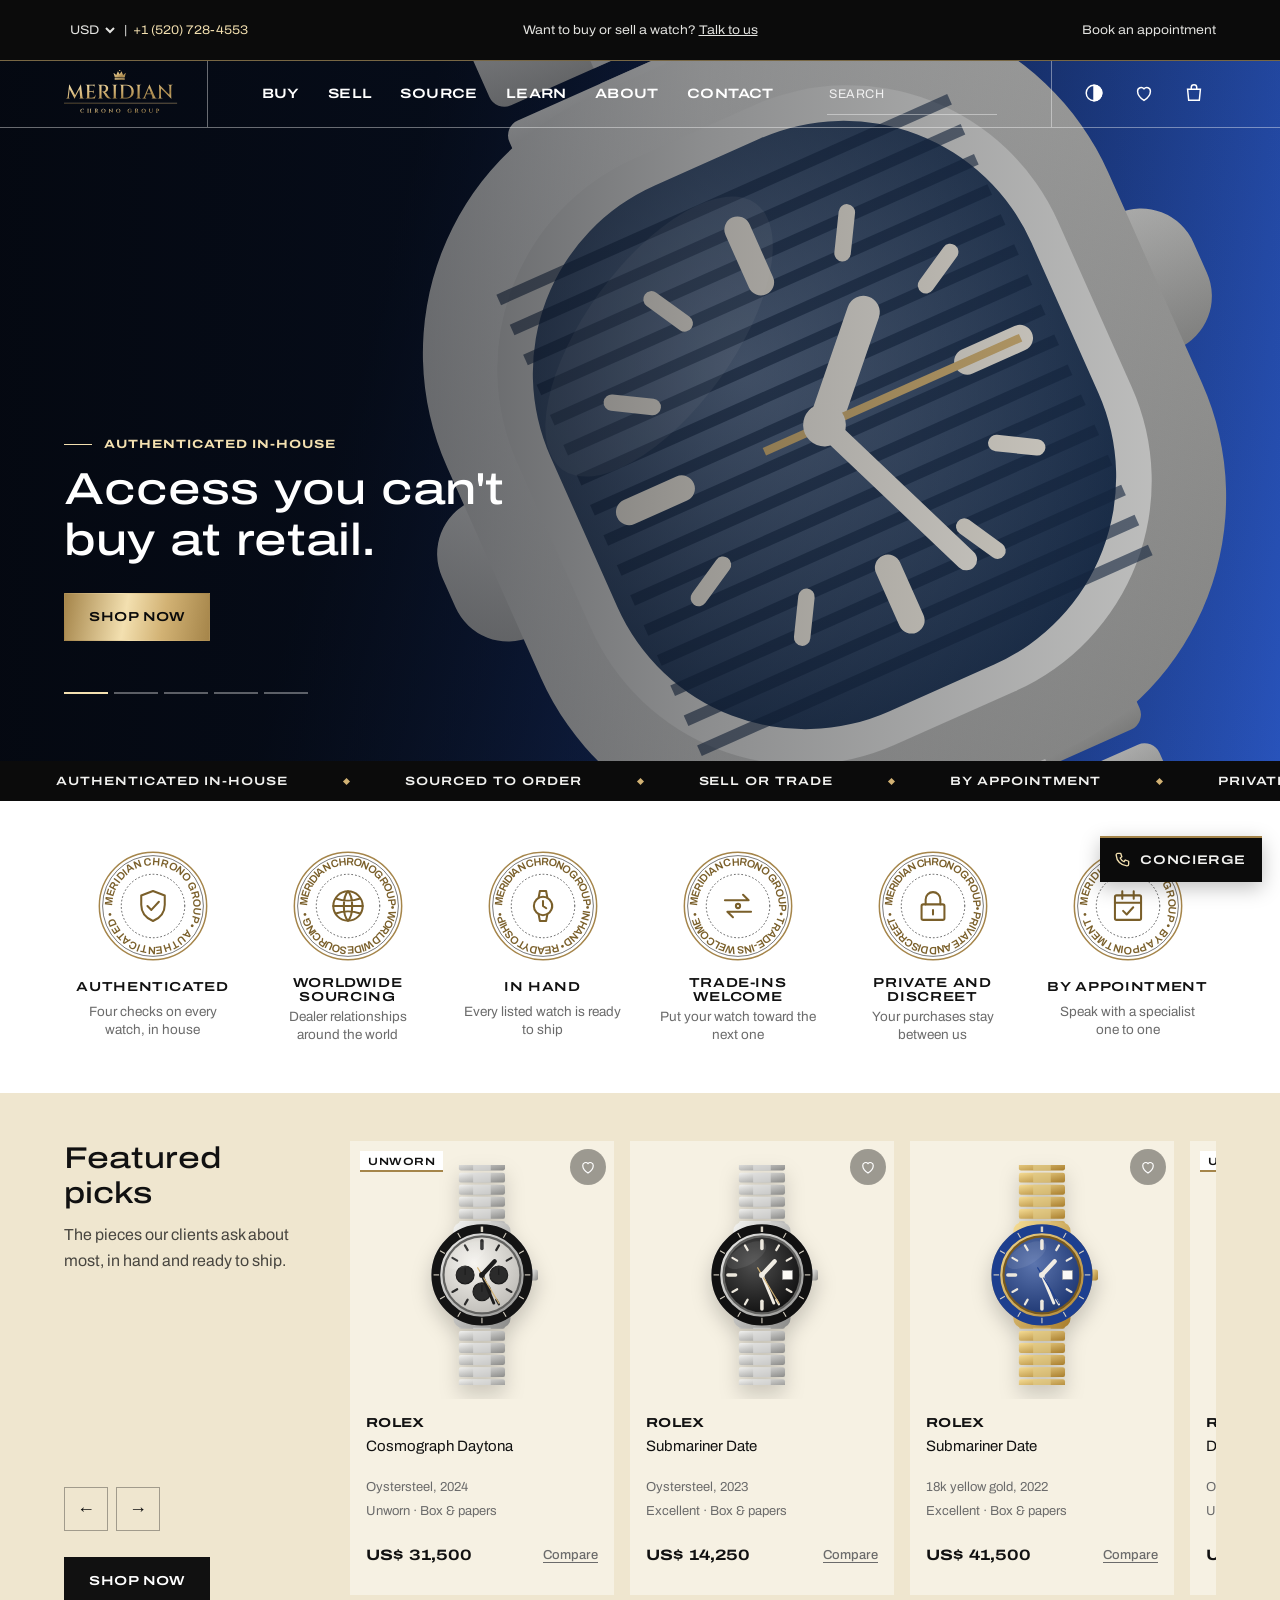
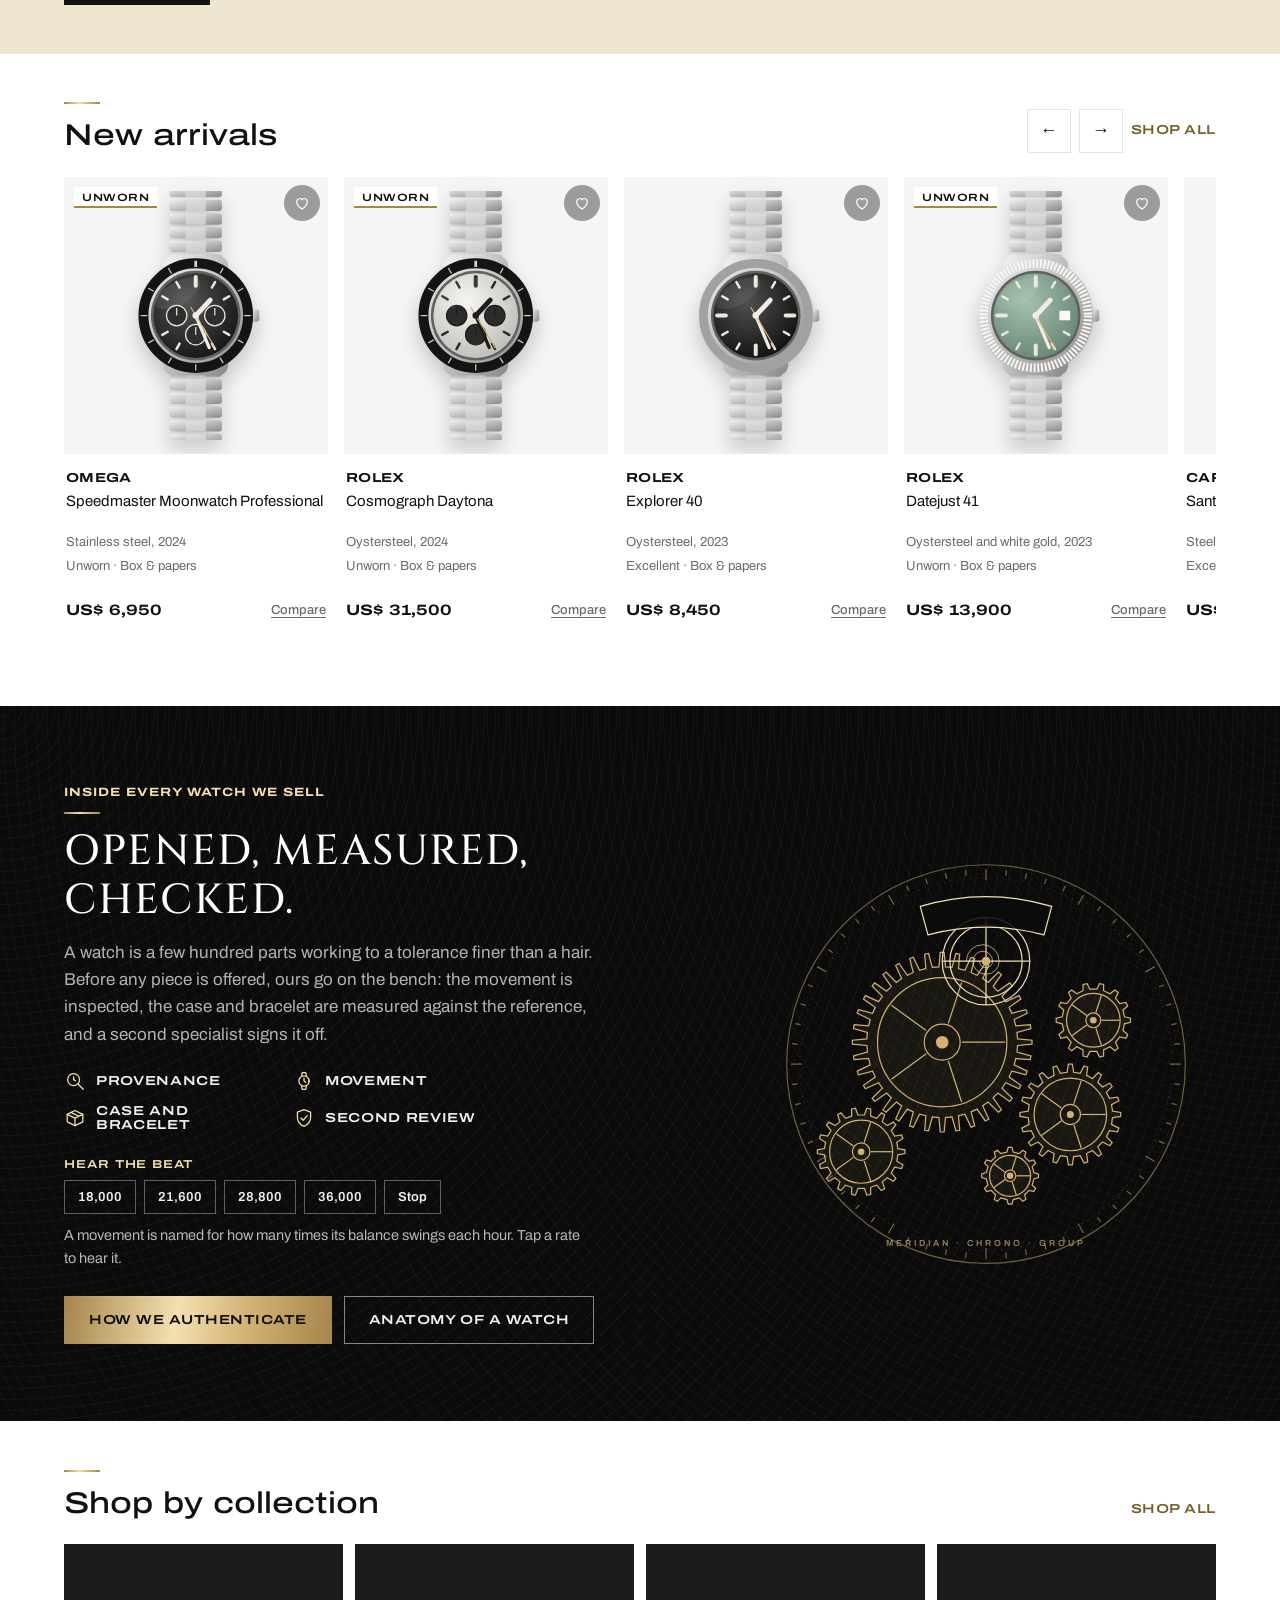
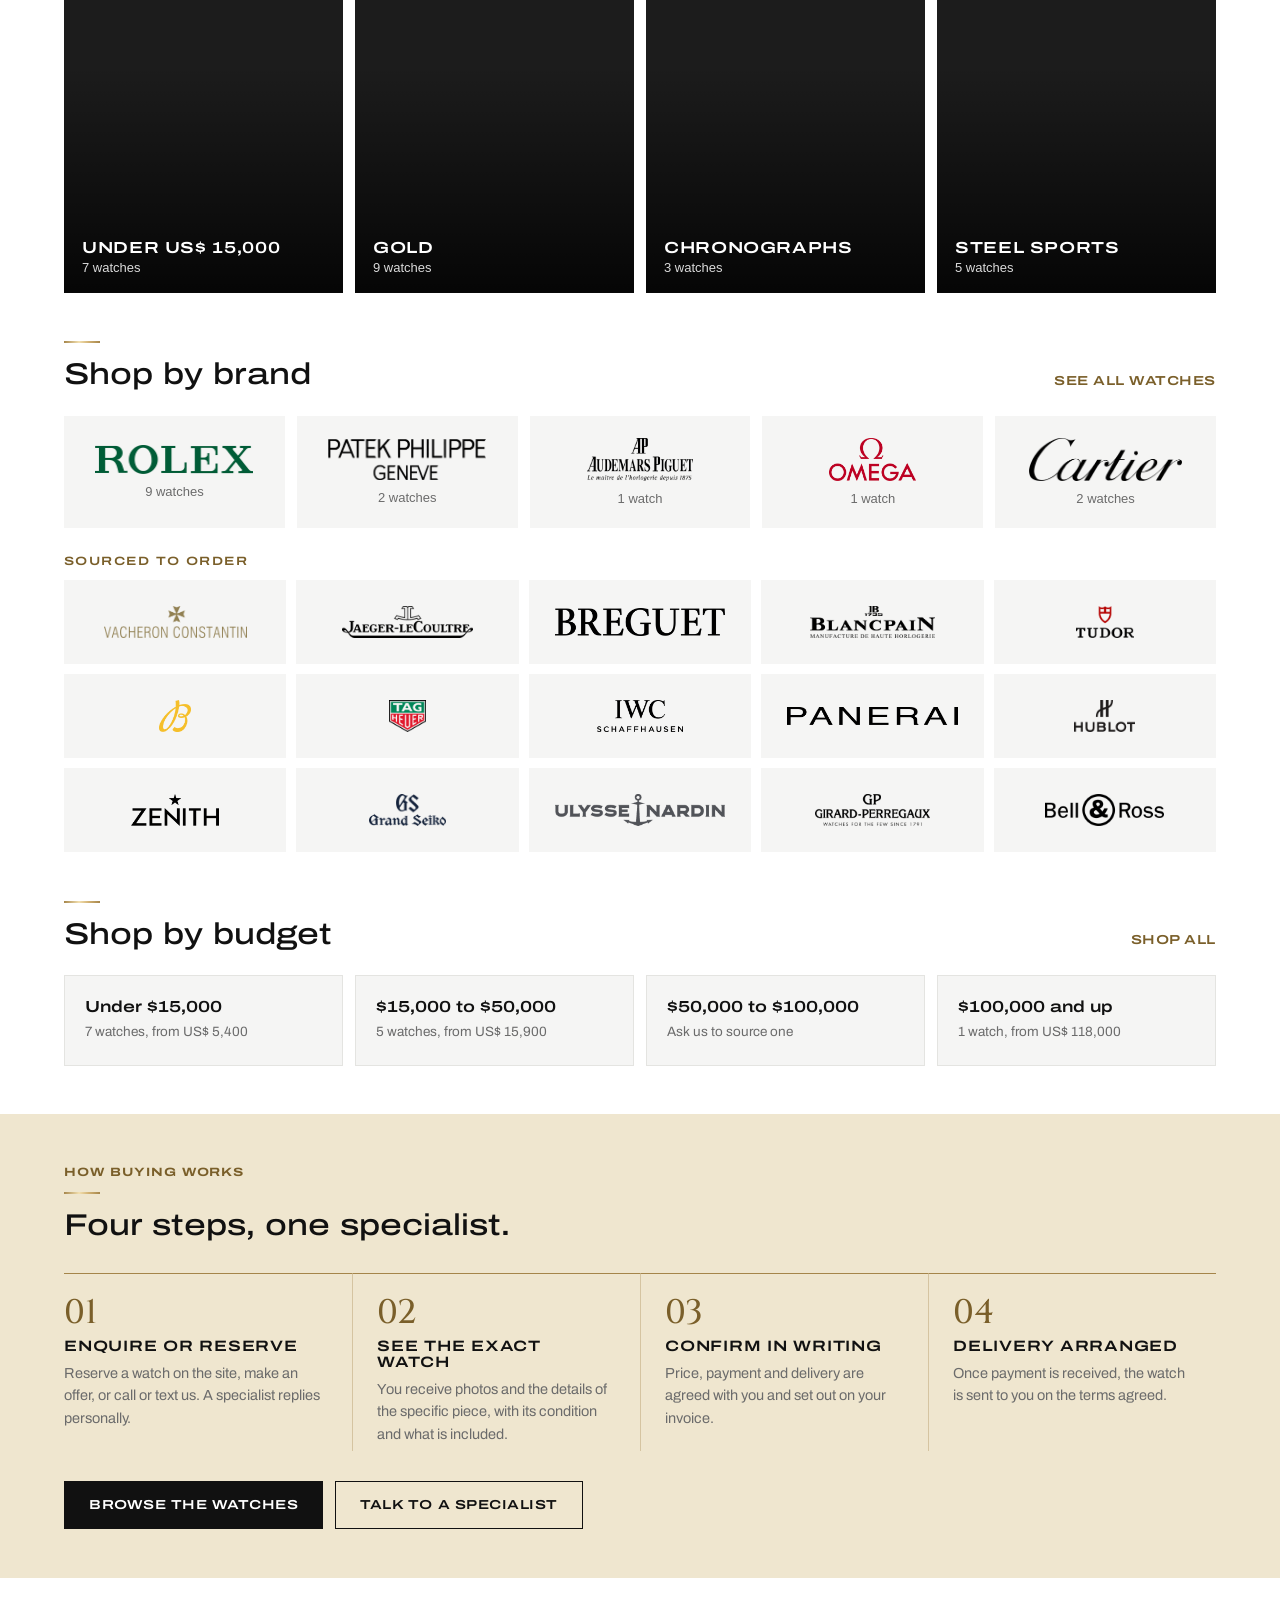
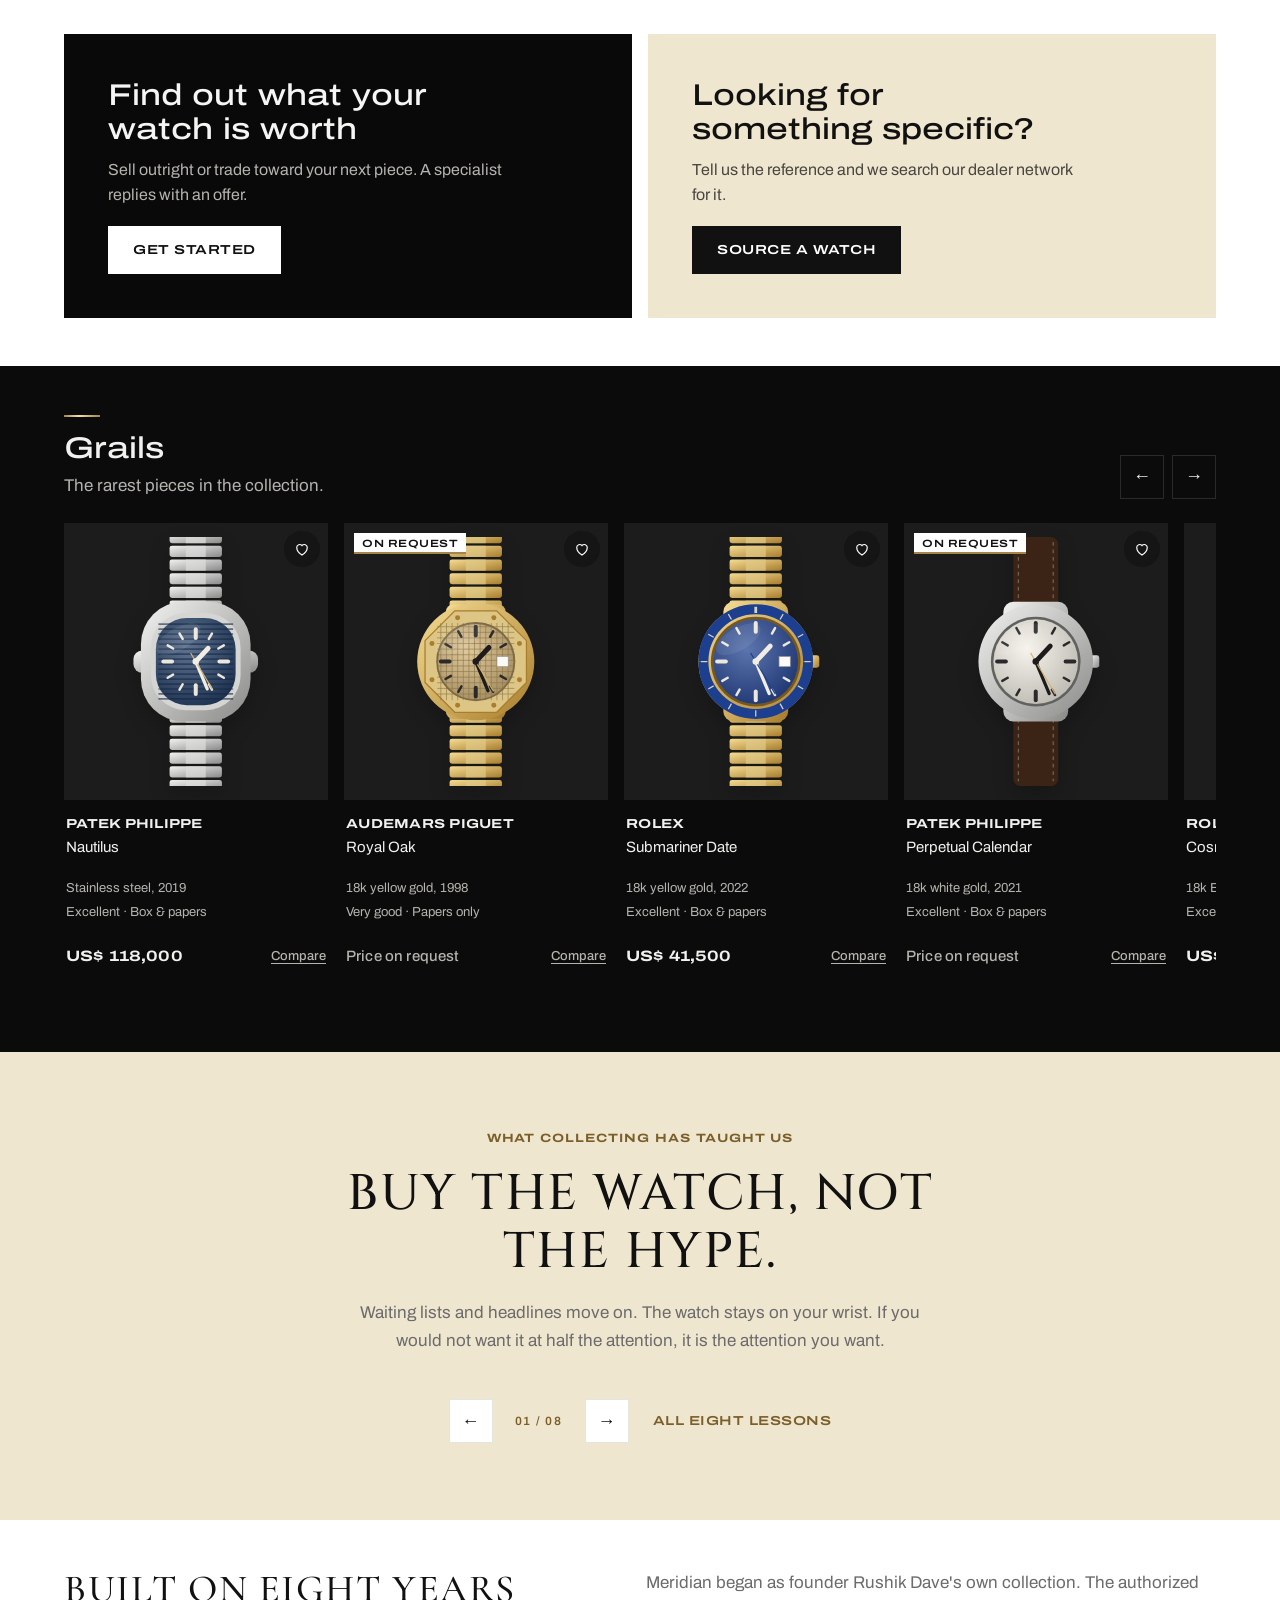
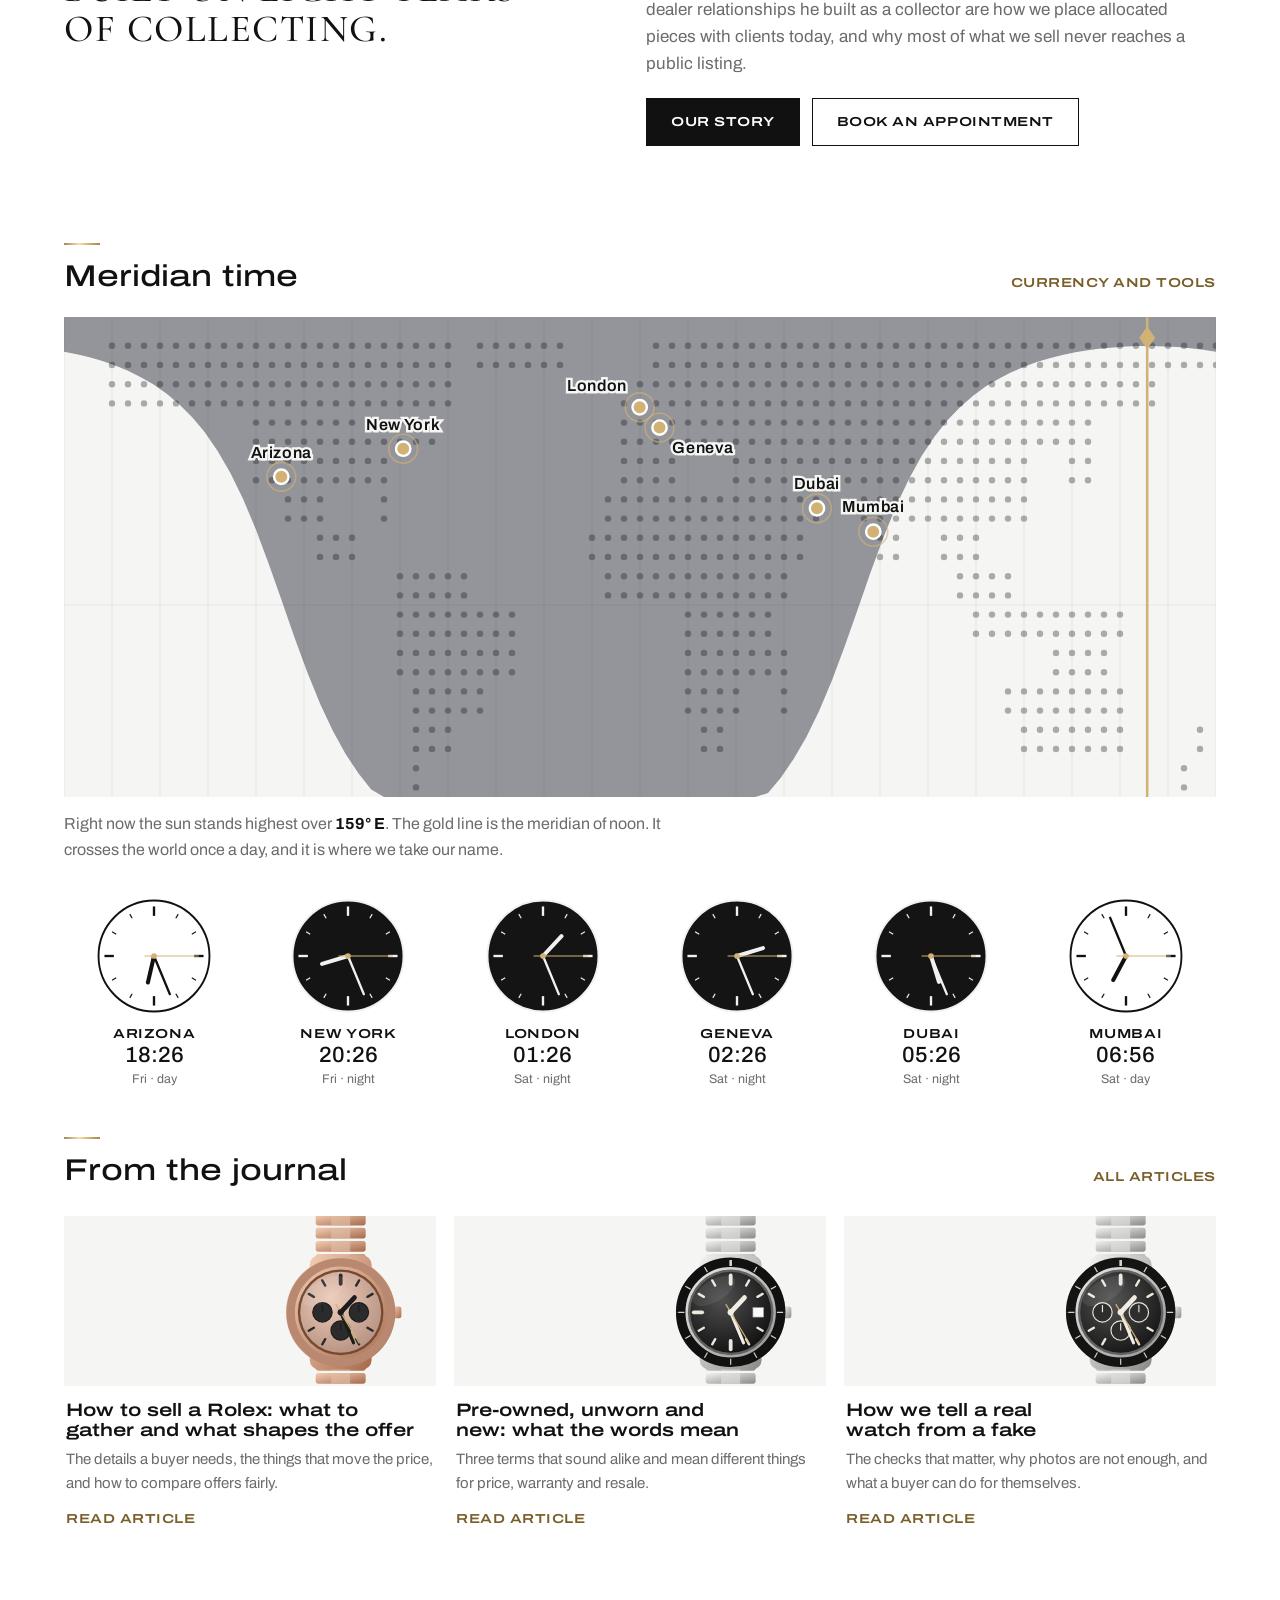
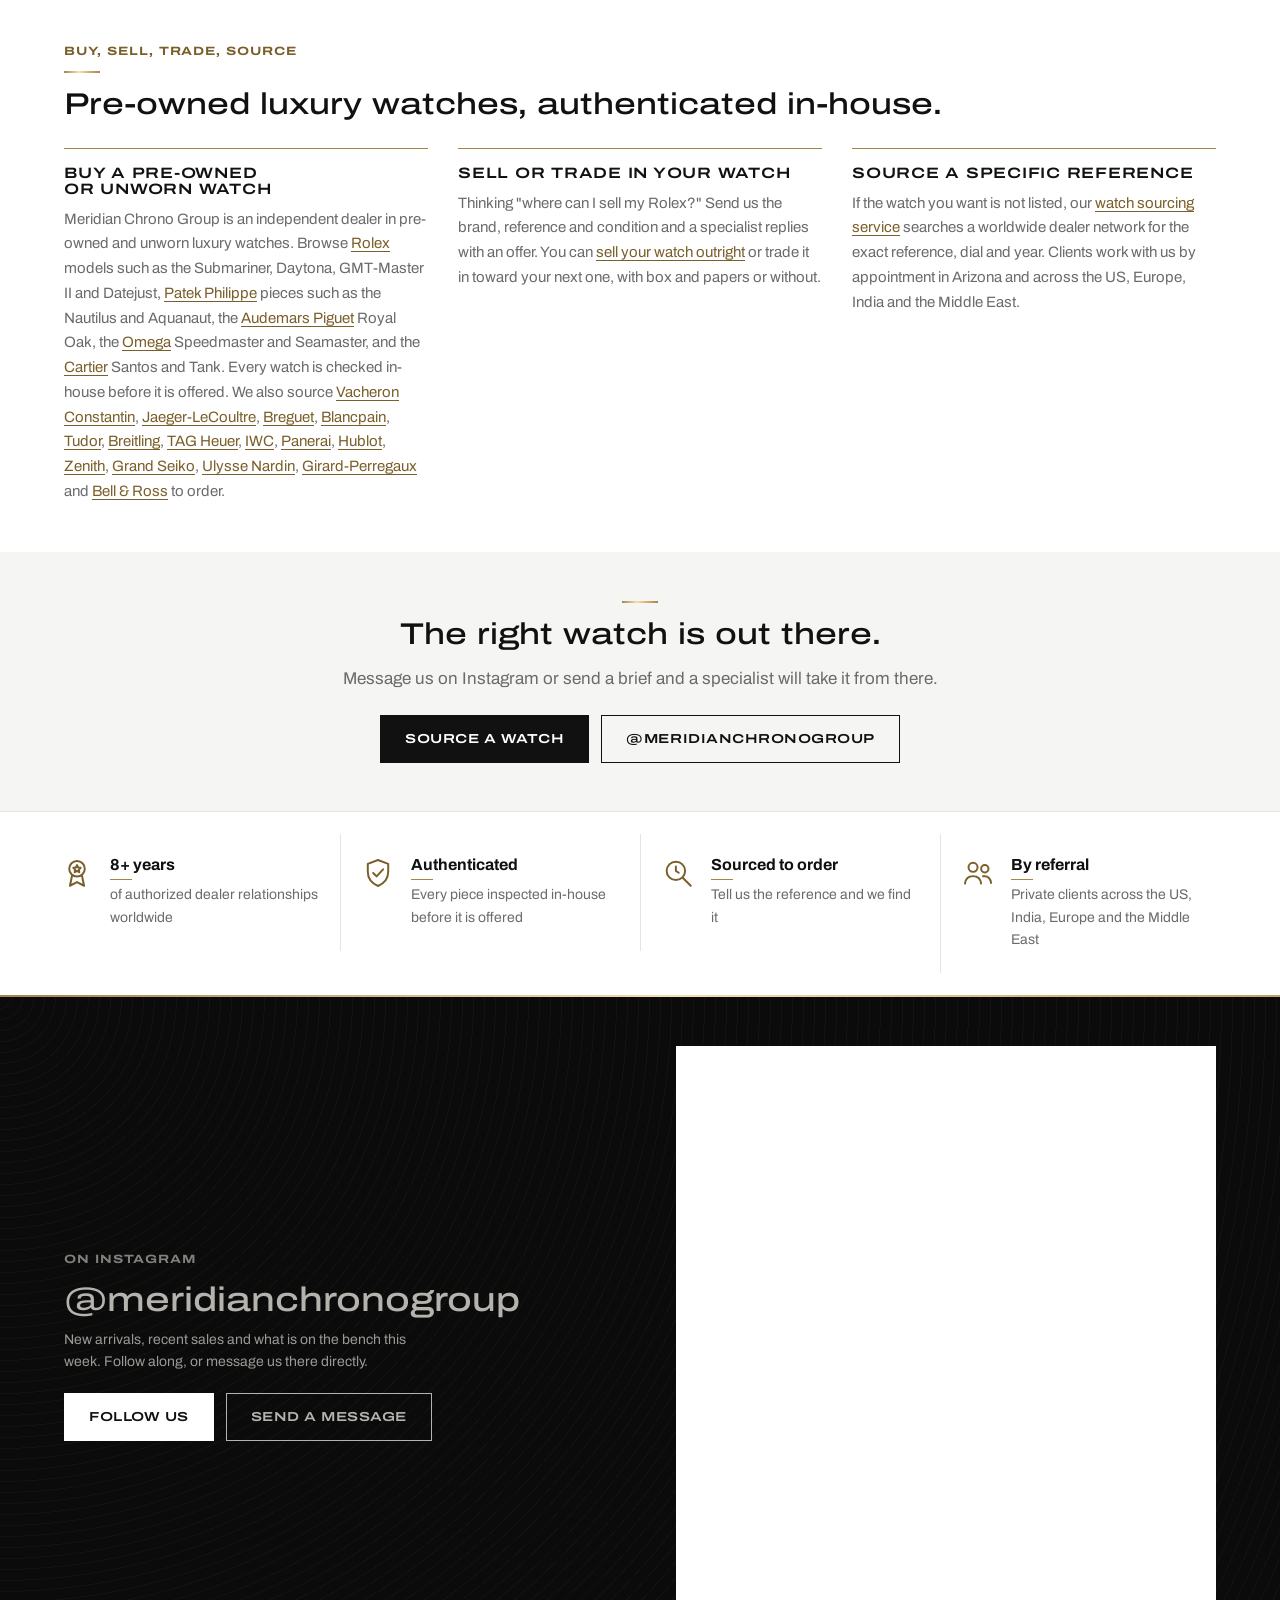
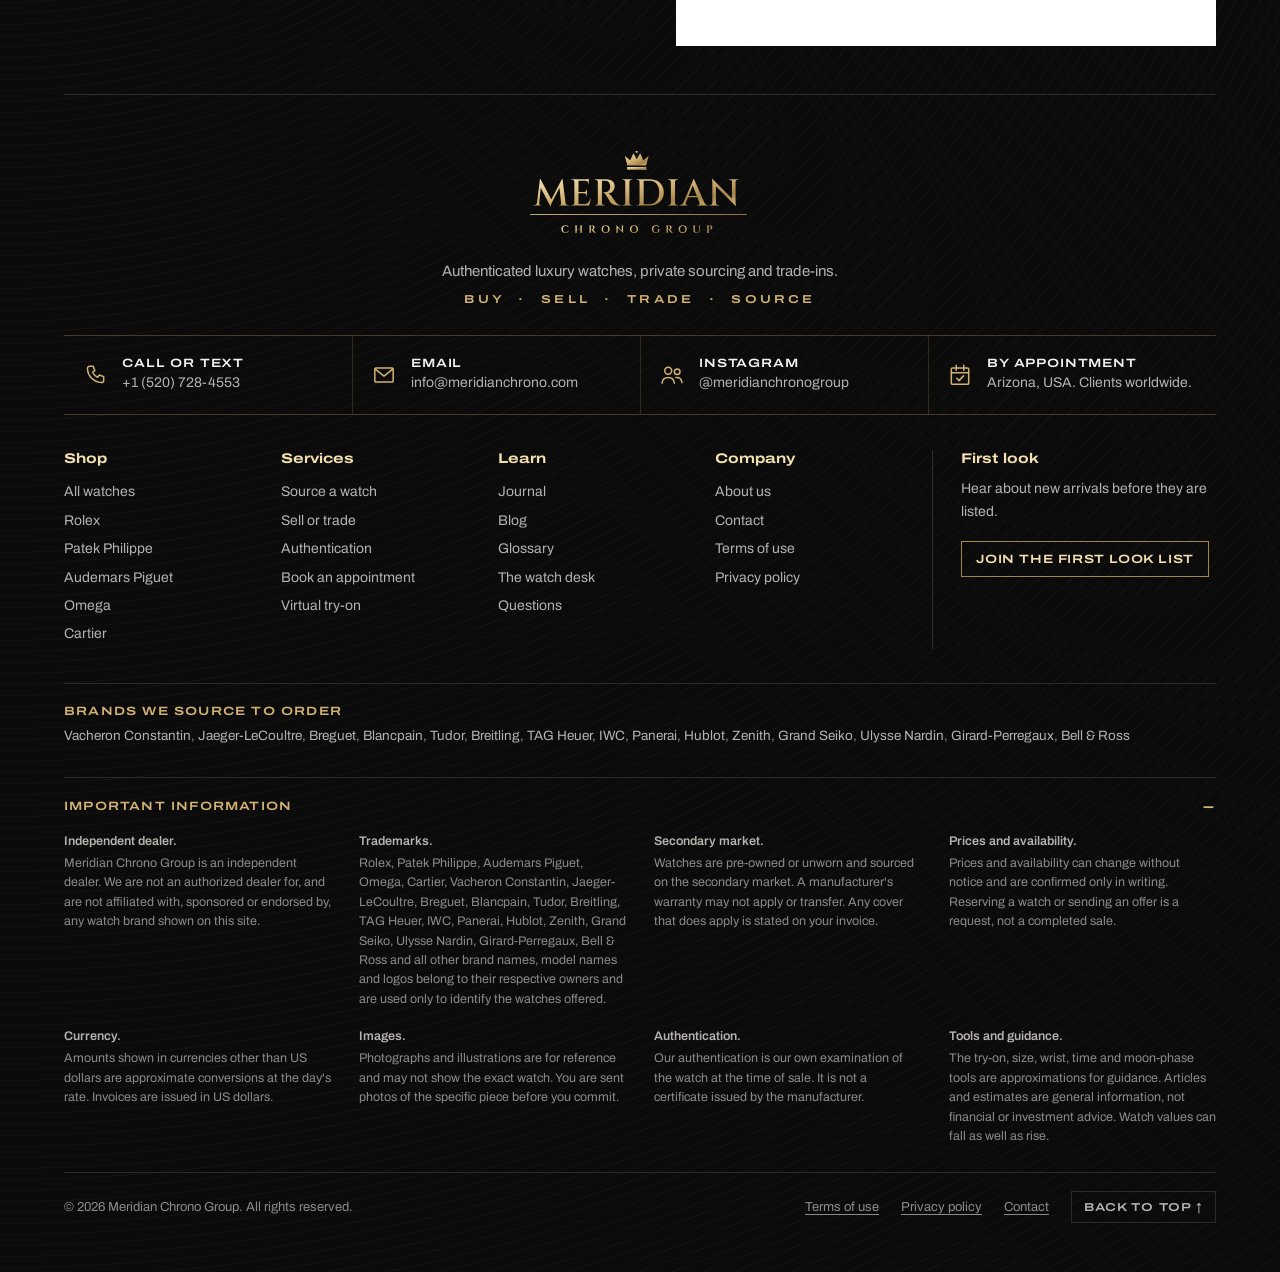
<file: index.html>
<!DOCTYPE html>
<html lang="en">
<head>
<meta charset="utf-8">
<meta name="viewport" content="width=device-width, initial-scale=1">
<title>Meridian Chrono Group | Authenticated Luxury Watches, Sourcing and Trade-Ins</title>
<meta name="robots" content="noindex">
<link rel="preconnect" href="https://images.unsplash.com">
<script type="application/ld+json">{"@context":"https://schema.org","@type":"Organization","name":"Meridian Chrono Group","url":"https://meridianchrono.com","email":"info@meridianchrono.com","telephone":"+1-520-728-4553","address":{"@type":"PostalAddress","addressRegion":"AZ","addressCountry":"US"},"logo":"https://meridianchrono.com/brand/app-icon-512.png","image":"https://meridianchrono.com/brand/launch-email-hero.png","description":"Independent dealer in authenticated luxury watches: buying, selling, trade-ins and private sourcing.","areaServed":"Worldwide","sameAs":["https://www.instagram.com/meridianchronogroup"]}</script>
<script type="application/ld+json">{"@context":"https://schema.org","@type":"WebSite","name":"Meridian Chrono Group","url":"https://meridianchrono.com/"}</script>
<link rel="icon" href="data:image/svg+xml,%3Csvg xmlns='http://www.w3.org/2000/svg' viewBox='168 4 64 56'%3E%3Crect x='168' y='4' width='64' height='56' fill='%230b0b0b'/%3E%3Cg fill='%23d2b274'%3E%3Cpath d='M183 44h34v5h-34z'/%3E%3Cpath d='M183.5 41.5L179 25l9.5 7.5L194 20l6 10.5L206 20l5.5 12.5L221 25l-4.5 16.5z'/%3E%3Ccircle cx='2' cy='17.5' r='2.2'/%3E%3C/g%3E%3C/svg%3E">
<meta name="theme-color" content="#0b0b0b">
<meta property="og:type" content="website">
<meta property="og:site_name" content="Meridian Chrono Group">
<meta property="og:title" content="Meridian Chrono Group | Authenticated Luxury Watches">
<meta name="twitter:title" content="Meridian Chrono Group | Authenticated Luxury Watches">
<meta name="twitter:description" content="Authenticated luxury watches, private sourcing and trade-ins.">
<meta property="og:description" content="Authenticated luxury watches, private sourcing and trade-ins.">
<meta property="og:image" content="https://aeroassistindustries.github.io/meridian-chrono-staging/brand/launch-email-hero.png">
<meta name="twitter:card" content="summary_large_image">
<link rel="manifest" href="manifest.webmanifest">
<link rel="apple-touch-icon" href="brand/app-icon-180.png">
<meta name="apple-mobile-web-app-title" content="Meridian">
<meta name="description" content="Buy, sell, trade or source authenticated luxury watches with Meridian Chrono Group. Rolex, Patek Philippe, Audemars Piguet, Omega and Cartier, by appointment in Arizona and delivered worldwide.">
<link rel="preconnect" href="https://fonts.googleapis.com">
<link rel="preconnect" href="https://fonts.gstatic.com" crossorigin>
<link href="https://fonts.googleapis.com/css2?family=Archivo:wdth,wght@62..125,100..900&family=Cinzel:wght@400..700&family=Cormorant+Garamond:ital,wght@0,500;0,600;1,500&display=swap" rel="stylesheet">
<style>
/* VOICE  occasion: a private watch salon, hushed and exact, built to sell
   IDEA   the dealer's velvet tray and the hang-tagged case: every piece laid out, numbered, ready to try on
   PICTURE a full-width black velvet tray of drawn watches across the first screen; every card is a piece on velvet
   COLOUR obsidian velvet, champagne gold from the Meridian crown, ivory paper; one ink, gold only for what matters
   TYPE   Cormorant Garamond (the Meridian wordmark) + Archivo for prices, specs and controls
   LAYOUT laptop: title in the tray's quiet top-left, CTAs beside it, tray full-bleed below; phone: title, tray, buttons */
:root{color-scheme:light dark;--bg:light-dark(#f5f5f4,#0b0b0b);--ink:light-dark(#111111,#f1f1ef);--mute:light-dark(#6b6b6b,#b5b3ae);--line:light-dark(#e4e4e1,#2a2a2a);--panel:light-dark(#ffffff,#141414);--gold:light-dark(#7a5f2a,#d2b274);--goldf:#d2b274;--velvet:#0b0b0b;--ok:light-dark(#2f6b45,#7cc49a)}
:root[data-theme=light]{color-scheme:light}
:root[data-theme=dark]{color-scheme:dark}
*{box-sizing:border-box;min-width:0}
html{scroll-behavior:smooth;scroll-padding-top:76px}
body{margin:0;background:var(--bg);color:var(--ink);font:16px/1.6 Archivo,system-ui,sans-serif;overflow-x:clip}
img,svg{max-width:100%}
a{color:inherit}
h1,h2,h3{font-family:"Cormorant Garamond",Georgia,serif;font-weight:600;line-height:1.05;letter-spacing:-.01em;margin:0;text-wrap:balance}
h1{font-size:clamp(40px,5.6vw,68px)}
h2{font-size:clamp(32px,3.6vw,46px)}
h3{font-size:24px}
p{margin:0 0 12px}
.wrap{max-width:1240px;margin:0 auto}
.band{padding:clamp(40px,6vw,88px) max(5vw,16px)}
.lede{color:var(--mute);max-width:62ch;font-size:17px}
.btn{display:inline-flex;align-items:center;justify-content:center;gap:8px;min-height:46px;padding:0 22px;border-radius:2px;border:1px solid var(--goldf);background:var(--goldf);color:#0b0b0b;font:600 15px Archivo,sans-serif;cursor:pointer;text-decoration:none}
.btn:hover{background:#d2b274}
.btn.ghost{background:transparent;color:inherit;border-color:currentColor}
.btn.ghost:hover{background:color-mix(in srgb,currentColor 10%,transparent)}
.btn:focus-visible,button:focus-visible,a:focus-visible,input:focus-visible,select:focus-visible,textarea:focus-visible{outline:2px solid var(--goldf);outline-offset:2px}
header{position:sticky;top:0;z-index:20;background:color-mix(in srgb,var(--velvet) 94%,transparent);backdrop-filter:blur(8px);color:#f1f1ef;border-bottom:1px solid #2a2a2a}
.hd{display:flex;align-items:center;gap:20px;padding:10px max(5vw,16px);max-width:1340px;margin:0 auto}
.brand{display:flex;align-items:center;gap:12px;text-decoration:none}
.brand b{font:600 21px "Cormorant Garamond",serif;letter-spacing:.04em;white-space:nowrap}
.brand small{display:block;font:500 11px Archivo;color:#b5b3ae;letter-spacing:.12em}
nav.main{display:flex;gap:22px;margin-left:auto}
nav.main a{text-decoration:none;font-size:14px;color:#b5b3ae}
nav.main a:hover{color:#ffffff}
.icons{display:flex;gap:6px;margin-left:auto}
nav.main+.icons{margin-left:0}
.ic{position:relative;width:44px;height:44px;border:0;background:transparent;color:#f1f1ef;cursor:pointer;border-radius:50%}
.ic:hover{background:#1c1c1c}
.ic svg{width:22px;height:22px}
.ic i{position:absolute;top:4px;right:2px;min-width:18px;height:18px;border-radius:9px;background:var(--goldf);color:#0b0b0b;font:700 11px/18px Archivo;font-style:normal}
.ic i:empty{display:none}
.hero{background:radial-gradient(120% 90% at 50% 100%,#1c1c1c 0,#0b0b0b 62%);color:#f1f1ef;padding:clamp(28px,4vw,56px) max(5vw,16px) 0}
.htop{display:grid;grid-template-columns:minmax(0,1.3fr) minmax(0,1fr);gap:24px 48px;align-items:end;max-width:1240px;margin:0 auto}
.htop p{color:#b5b3ae;font-size:17px;margin:0}
.ctas{display:flex;flex-wrap:wrap;gap:12px;margin-top:20px}
.tray{display:block;width:100%;height:clamp(240px,30vw,380px);margin-top:12px}
.proof{background:#141414;color:#e4e4e1;border-top:1px solid #2a2a2a}
.proof .wrap{display:grid;grid-template-columns:repeat(4,minmax(0,1fr));gap:0}
.proof div{padding:18px 20px;border-left:1px solid #2a2a2a;font-size:14px}
.proof div:first-child{border-left:0}
.proof b{display:block;font:600 22px "Cormorant Garamond",serif;color:#f3e0b0}
.sechead{display:flex;flex-wrap:wrap;justify-content:space-between;align-items:end;gap:16px;margin-bottom:24px}
.brands{display:flex;gap:10px;overflow-x:auto;scroll-snap-type:x mandatory;padding-bottom:6px;margin-bottom:20px}
.brands button{flex:none;scroll-snap-align:start;min-height:44px;padding:0 18px;border:1px solid var(--line);background:var(--panel);color:var(--ink);font:500 18px "Cormorant Garamond",serif;cursor:pointer;border-radius:2px;white-space:nowrap}
.brands button[aria-pressed=true]{border-color:var(--gold);color:var(--gold);background:color-mix(in srgb,var(--goldf) 10%,var(--panel))}
.filters{display:flex;flex-wrap:wrap;gap:10px;align-items:center;padding:14px;border:1px solid var(--line);background:var(--panel);margin-bottom:18px}
.filters input[type=search]{flex:1 1 220px}
input,select,textarea{font:16px Archivo,sans-serif;color:var(--ink);background:var(--bg);border:1px solid var(--line);border-radius:2px;min-height:44px;padding:8px 12px;width:100%}
.filters select{width:auto}
label.chk{display:inline-flex;align-items:center;gap:8px;font-size:14px;white-space:nowrap;min-height:44px}
label.chk input{width:18px;min-height:18px;accent-color:#d2b274}
.count{font-size:14px;color:var(--mute);margin-bottom:12px}
.grid{display:grid;grid-template-columns:repeat(auto-fill,minmax(230px,1fr));gap:18px}
.card{position:relative;background:var(--panel);border:1px solid var(--line);display:flex;flex-direction:column;cursor:pointer;transition:border-color .2s}
.card:hover{border-color:var(--gold)}
.art{background:radial-gradient(90% 80% at 50% 40%,#2a2a2a,#0b0b0b);aspect-ratio:1/1.05;display:grid;place-items:center;padding:14px}
.art svg{height:100%;filter:drop-shadow(0 14px 12px rgba(0,0,0,.55))}
.heart{position:absolute;top:8px;right:8px;width:44px;height:44px;border:0;border-radius:50%;background:rgba(14,13,11,.6);color:#f1f1ef;cursor:pointer;display:grid;place-items:center}
.heart[aria-pressed=true]{color:#f3e0b0}
.heart svg{width:20px;height:20px}
.cb{padding:14px 16px 16px;display:flex;flex-direction:column;gap:4px;flex:1}
.cb .br{font-size:13px;color:var(--mute);font-weight:600}
.cb h3{font-size:22px}
.cb .rf{font-size:13px;color:var(--mute)}
.tags{display:flex;flex-wrap:wrap;gap:6px;margin:6px 0}
.tag{font-size:12px;padding:2px 8px;border:1px solid var(--line);border-radius:20px;white-space:nowrap}
.tag.u{border-color:var(--gold);color:var(--gold)}
.price{margin-top:auto;font-weight:700;font-size:18px;white-space:nowrap}
.price.poa{font:italic 500 19px "Cormorant Garamond",serif;color:var(--gold)}
.empty{padding:48px 16px;text-align:center;border:1px dashed var(--line);color:var(--mute)}
.two{display:grid;grid-template-columns:minmax(0,1fr) minmax(0,1.1fr);gap:clamp(24px,5vw,64px);align-items:start}
.dark{background:var(--velvet);color:#f1f1ef}
.dark .lede{color:#b5b3ae}
.dark input,.dark select,.dark textarea{background:#141414;color:#f1f1ef;border-color:#3a352c}
.steps{display:grid;gap:14px;margin-top:22px}
.step{display:grid;grid-template-columns:44px minmax(0,1fr);gap:14px;align-items:start}
.step svg{width:44px;height:44px;color:var(--goldf)}
.step b{display:block;font:600 21px "Cormorant Garamond",serif}
.step span{font-size:15px;color:inherit;opacity:.8}
form.f{display:grid;grid-template-columns:repeat(2,minmax(0,1fr));gap:14px;padding:22px;border:1px solid var(--line);background:var(--panel)}
.dark form.f{background:#141414;border-color:#2a2a2a}
form.f label{display:grid;gap:6px;font-size:14px;font-weight:600}
form.f .full{grid-column:1/-1}
.done{grid-column:1/-1;border:1px solid var(--goldf);padding:16px;background:color-mix(in srgb,var(--goldf) 8%,transparent)}
.done pre{white-space:pre-wrap;font:14px/1.5 Archivo;margin:8px 0 12px}
.auth{display:grid;grid-template-columns:repeat(4,minmax(0,1fr));gap:18px;margin-top:28px}
.auth div{border-top:1px solid var(--gold);padding-top:16px}
.auth svg{width:52px;height:52px;color:var(--gold);margin-bottom:8px}
.auth p{font-size:15px;color:var(--mute)}
.who{display:grid;grid-template-columns:repeat(4,minmax(0,1fr));gap:18px;margin-top:28px}
.who div{padding:20px;border:1px solid #2a2a2a;background:#141414}
.who p{color:#b5b3ae;font-size:15px;margin:8px 0 0}
.journal{display:grid;grid-template-columns:repeat(3,minmax(0,1fr));gap:18px;margin-top:28px}
.journal article{background:var(--panel);border:1px solid var(--line)}
.journal .jart{height:150px;background:#0b0b0b;display:block;width:100%}
.journal div{padding:16px 18px}
.journal p{color:var(--mute);font-size:15px}
.faq details{border-bottom:1px solid var(--line);padding:14px 0}
.faq summary{cursor:pointer;font:600 22px "Cormorant Garamond",serif;list-style:none;display:flex;justify-content:space-between;gap:12px;min-height:32px}
.faq summary::after{content:"+";color:var(--gold)}
.faq details[open] summary::after{content:"−"}
.faq p{color:var(--mute);margin:10px 0 0;max-width:70ch}
footer{background:var(--velvet);color:#b5b3ae;font-size:14px}
.ft{display:grid;grid-template-columns:minmax(0,1.4fr) repeat(3,minmax(0,1fr));gap:28px}
footer h4{color:#f1f1ef;margin:0 0 10px;font:600 18px "Cormorant Garamond",serif}
footer a{display:block;text-decoration:none;padding:3px 0}
footer a:hover{color:#f3e0b0}
.legal{border-top:1px solid #2a2a2a;margin-top:32px;padding-top:18px;font-size:13px;color:#8b8b8b}
dialog{border:0;padding:0;background:var(--panel);color:var(--ink);max-width:min(980px,94vw);width:100%;max-height:92vh}
dialog::backdrop{background:rgba(8,7,5,.7)}
.pd{display:grid;grid-template-columns:minmax(0,1fr) minmax(0,1fr)}
.pd .art{aspect-ratio:auto;min-height:420px}
.pd .info{padding:28px;overflow:auto;max-height:92vh}
.x{position:absolute;top:10px;right:10px;width:44px;height:44px;border:0;background:rgba(14,13,11,.6);color:#f1f1ef;border-radius:50%;font-size:22px;cursor:pointer;z-index:2}
.specs{width:100%;border-collapse:collapse;margin:16px 0;font-size:15px}
.specs td{padding:8px 0;border-bottom:1px solid var(--line)}
.specs td:first-child{color:var(--mute);width:42%}
.pd .actions{display:grid;gap:10px}
dialog.drawer{margin:0 0 0 auto;height:100vh;max-height:100vh;max-width:440px}
.drawer .in{display:flex;flex-direction:column;height:100%}
.drawer .hd2{display:flex;justify-content:space-between;align-items:center;padding:18px 20px;border-bottom:1px solid var(--line)}
.drawer .hd2 button{width:44px;height:44px;border:0;background:transparent;color:inherit;font-size:24px;cursor:pointer}
.lines{flex:1;overflow:auto;padding:8px 20px}
.ln{display:grid;grid-template-columns:72px minmax(0,1fr) auto;gap:12px;align-items:center;padding:12px 0;border-bottom:1px solid var(--line)}
.ln .mini{background:#0b0b0b;height:84px;display:grid;place-items:center}
.ln .mini svg{height:76px}
.ln b{display:block;font-size:14px}
.ln small{color:var(--mute)}
.ln button{border:0;background:transparent;color:var(--mute);text-decoration:underline;cursor:pointer;min-height:44px}
.foot{padding:18px 20px;border-top:1px solid var(--line);display:grid;gap:12px}
.sub{display:flex;justify-content:space-between;font-weight:700;font-size:18px}
.pay{display:flex;gap:16px;flex-wrap:wrap}
.pr{margin-top:auto;display:flex;flex-wrap:wrap;justify-content:space-between;align-items:center;gap:6px}
.pr .price{margin-top:0}
.cmp{min-height:40px;padding:0 10px;border:1px solid var(--line);background:transparent;color:var(--mute);font:500 13px Archivo,sans-serif;cursor:pointer;border-radius:2px}
.cmp[aria-pressed=true]{border-color:var(--gold);color:var(--gold)}
.btn:disabled{opacity:.45;cursor:default}
#cmpbar{position:fixed;left:50%;bottom:14px;transform:translateX(-50%);z-index:30;display:flex;align-items:center;gap:10px;padding:10px 14px;background:#141414;color:#f1f1ef;border:1px solid var(--goldf);max-width:calc(100vw - 24px);font-size:14px}
#cmpbar[hidden]{display:none}
#cmpbar .btn{min-height:40px;padding:0 14px}
.cin{padding:28px}
.ct{min-width:520px;width:100%;border-collapse:collapse;margin-top:14px}
.ct th{text-align:left;color:var(--mute);font-weight:500;font-size:14px;white-space:nowrap;padding:10px 12px 10px 0;border-bottom:1px solid var(--line)}
.ct td{padding:10px 12px;border-bottom:1px solid var(--line);font-size:15px;vertical-align:top}
.mini2{background:#0b0b0b;height:150px;display:grid;place-items:center;margin-bottom:8px}
.mini2 svg{height:136px}
.scroll{overflow-x:auto}
#qd{max-width:min(640px,94vw)}
.qs{color:var(--mute);font-size:14px;margin:0 0 6px}
.qo{display:grid;gap:10px;margin:18px 0 6px}
.qr{display:grid;grid-template-columns:repeat(3,minmax(0,1fr));gap:12px;margin:18px 0}
.qc{display:grid;gap:2px;align-content:start;text-align:left;background:var(--panel);border:1px solid var(--line);color:var(--ink);padding:10px;cursor:pointer;font:14px Archivo,sans-serif}
.qc:hover{border-color:var(--gold)}
.qc .price{margin-top:4px;font-size:15px}
.lk{background:none;border:0;color:var(--mute);text-decoration:underline;cursor:pointer;min-height:44px;font:14px Archivo,sans-serif;padding:0}
#seen h3{margin:40px 0 14px}
.sv{display:flex;gap:12px;overflow-x:auto;padding-bottom:6px}
.sv .qc{flex:none;width:160px}
.fit{margin-top:22px;border-top:1px solid var(--line);padding-top:18px}
.fit label{display:flex;justify-content:space-between;gap:12px;font-size:14px;font-weight:600;margin-top:10px}
input[type=range]{padding:0;border:0;background:transparent;accent-color:#d2b274}
#wsvg{display:block;width:100%;height:200px;background:var(--bg);margin-top:6px}
#wtxt{font-size:14px;color:var(--mute);margin:8px 0 0}
.pn{display:grid;grid-template-columns:1fr 1fr;gap:10px;margin-top:18px}
@media(max-width:600px){.cin{padding:20px 16px}.mini2{height:110px}.mini2 svg{height:98px}}
@media(max-width:980px){nav.main{display:none}.auth,.who{grid-template-columns:repeat(2,minmax(0,1fr))}.ft{grid-template-columns:repeat(2,minmax(0,1fr))}}
@media(max-width:760px){.htop,.two,.pd{grid-template-columns:1fr}.proof .wrap{grid-template-columns:repeat(2,minmax(0,1fr))}.proof div:nth-child(3){border-left:0}.journal{grid-template-columns:1fr}.pd .art{min-height:300px}}
@media(max-width:600px){.brand small{display:none}.brand b{white-space:normal;font-size:17px;line-height:1.1;display:block}.hd{gap:10px}.auth,.who,.ft{grid-template-columns:1fr}form.f{grid-template-columns:1fr;padding:16px}.grid{grid-template-columns:repeat(2,minmax(0,1fr));gap:10px}.cb{padding:10px 10px 12px}.cb h3{font-size:19px}.price{font-size:16px}.filters select{flex:1 1 45%}.tray{height:250px}}
@media(prefers-reduced-motion:reduce){html{scroll-behavior:auto}.tray g.w{animation:none!important}}
@keyframes rise{from{opacity:0;transform:translateY(14px)}to{opacity:1;transform:none}}
.tray g.w{animation:rise .9s ease-out both}

/* ---- v3: light gallery look ---- */
:root{--bg:light-dark(#ffffff,#0b0b0b);--ink:light-dark(#111111,#f1f1ef);--mute:light-dark(#6b6b6b,#b5b3ae);--line:light-dark(#e4e4e1,#2a2a2a);--panel:light-dark(#ffffff,#141414);--tile:light-dark(#f5f5f4,#1c1c1c);--soft:light-dark(#f5f5f4,#141414);--gold:light-dark(#111111,#f1f1ef)}
h1{font-weight:500;letter-spacing:-.015em}
h2,h3{font-family:Archivo,system-ui,sans-serif;font-weight:700;letter-spacing:-.02em;line-height:1.15}
h2{font-size:clamp(24px,2.8vw,34px)}
h3{font-size:18px}
:focus-visible{outline:2px solid var(--ink)!important;outline-offset:2px}
.util{display:flex;justify-content:space-between;gap:12px;background:#0b0b0b;color:#e4e4e1;font-size:13px;padding:8px max(5vw,16px)}
.util a{text-decoration:none}
.util a:hover{text-decoration:underline}
header{background:color-mix(in srgb,var(--bg) 94%,transparent);color:var(--ink);border-bottom:1px solid var(--line)}
.brand small{color:var(--mute)}
nav.main a{color:var(--ink);font-weight:600}
nav.main a:hover{color:var(--ink);text-decoration:underline;text-underline-offset:6px}
#hq{width:240px;border-radius:999px;background:var(--soft);border-color:transparent;min-height:42px;font-size:14px;padding:6px 16px}
.ic{color:var(--ink)}
.ic:hover{background:var(--soft)}
.ic i{background:var(--ink);color:var(--bg)}
.btn{background:var(--ink);color:var(--bg);border-color:var(--ink);border-radius:999px}
.btn:hover{background:var(--ink);opacity:.82}
.btn.ghost{background:transparent;color:inherit;border-color:currentColor}
.btn.ghost:hover{opacity:1}
.hero{background:linear-gradient(180deg,var(--soft),var(--tile));color:var(--ink)}
.htop p{color:var(--mute)}
.eyebrow{font-size:14px;font-weight:600;color:var(--mute);margin:0 0 10px}
.more{font-weight:600;font-size:14px;text-underline-offset:4px;white-space:nowrap}
.arrows{display:flex;align-items:center;gap:8px}
.ar{width:44px;height:44px;border-radius:50%;border:1px solid var(--line);background:var(--bg);color:var(--ink);font-size:18px;cursor:pointer}
.ar:hover{border-color:var(--ink)}
.btiles{display:grid;grid-template-columns:repeat(4,minmax(0,1fr));gap:12px}
.btiles button{display:grid;gap:4px;place-content:center;text-align:center;min-height:112px;padding:14px;border:0;border-radius:12px;background:var(--soft);color:var(--ink);cursor:pointer}
.btiles button:hover{background:var(--tile)}
.btiles b{font:500 24px "Cormorant Garamond",Georgia,serif}
.btiles span{font-size:13px;color:var(--mute)}
.row{display:flex;gap:16px;overflow-x:auto;scroll-snap-type:x mandatory;padding-bottom:10px}
.row .card{flex:none;width:min(264px,68vw);scroll-snap-align:start}
.promo{display:grid;grid-template-columns:repeat(2,minmax(0,1fr));gap:16px}
.promo>div{background:var(--soft);border-radius:16px;padding:clamp(24px,4vw,44px);display:grid;gap:10px;justify-items:start;align-content:start}
.promo p{color:var(--mute);margin:0 0 8px;max-width:44ch}
.night{color-scheme:dark;background:#0b0b0b;color:var(--ink)}
.card{border:0;background:transparent}
.art{background:var(--tile);border-radius:12px}
.card:hover .art{box-shadow:inset 0 0 0 1px var(--ink)}
.art svg{filter:drop-shadow(0 10px 10px rgba(0,0,0,.2))}
.heart{background:color-mix(in srgb,var(--bg) 82%,transparent);color:var(--ink)}
.heart[aria-pressed=true]{color:var(--ink)}
.cb{padding:12px 2px 16px}
.cb h3{font-size:16px;line-height:1.3}
.price.poa{font:500 15px Archivo,sans-serif;color:var(--mute)}
.brands button{font:600 14px Archivo,sans-serif;border-radius:999px;background:var(--bg)}
.brands button[aria-pressed=true]{background:var(--ink);color:var(--bg);border-color:var(--ink)}
.filters{border:0;background:var(--soft);border-radius:14px}
input,select,textarea{border-radius:8px}
input[type=range],label.chk input{accent-color:var(--ink)}
.dark{background:var(--soft);color:var(--ink)}
.dark .lede{color:var(--mute)}
.dark input,.dark select,.dark textarea{background:var(--bg);color:var(--ink);border-color:var(--line)}
.dark form.f{background:var(--panel);border-color:var(--line)}
form.f{border-radius:16px}
.step svg{color:var(--ink)}
.step b{font:700 16px Archivo,sans-serif}
.who div{border-color:var(--line);background:var(--panel);border-radius:12px}
.who p{color:var(--mute)}
.proof{background:var(--bg);color:var(--ink);border-top:1px solid var(--line)}
.proof div{border-color:var(--line);color:var(--mute)}
.proof b{font:700 16px Archivo,sans-serif;color:var(--ink)}
.journal article{border:0;background:transparent}
.journal .jart{background:var(--tile);border-radius:12px}
.journal div{padding:14px 2px}
.faq summary{font:600 17px Archivo,sans-serif}
.done{border-color:var(--ink);background:var(--soft);border-radius:12px}
.mini2,.ln .mini{background:var(--tile);border-radius:8px}
.qc{border-radius:10px}
dialog{border-radius:16px}
dialog.drawer{border-radius:0}
.pd .art{border-radius:0}
#wsvg{background:var(--soft);border-radius:10px}
#cmpbar{background:var(--ink);color:var(--bg);border:0;border-radius:999px;padding:8px 10px 8px 20px}
#cmpbar .btn{background:var(--bg);color:var(--ink);border-color:var(--bg)}
#cmpbar .btn.ghost{background:transparent;color:var(--bg);border-color:color-mix(in srgb,var(--bg) 45%,transparent)}
footer h4{font:700 14px Archivo,sans-serif}
footer a:hover{color:#ffffff}
@media(max-width:1180px){#hq{display:none}}
@media(max-width:760px){.promo{grid-template-columns:1fr}.btiles{grid-template-columns:repeat(2,minmax(0,1fr))}.btiles button{min-height:88px}.btiles b{font-size:20px}.util span{display:none}.util{justify-content:center}}

/* ---- v4: pages, logo, menu ---- */
[hidden]{display:none!important}
.lg{display:block;width:auto;color:var(--ink)}
.brand{color:var(--ink)}
nav.main a[aria-current]{text-decoration:underline;text-underline-offset:6px}
#openMenu{display:none}
.hsw{position:relative}
#hs{position:absolute;top:calc(100% + 6px);left:0;width:330px;background:var(--panel);border:1px solid var(--line);border-radius:12px;box-shadow:0 14px 34px rgba(0,0,0,.14);padding:6px;z-index:40}
#hs button{display:grid;grid-template-columns:44px minmax(0,1fr);gap:10px;align-items:center;width:100%;text-align:left;border:0;background:none;color:var(--ink);padding:6px;border-radius:8px;cursor:pointer;font:14px/1.35 Archivo,sans-serif}
#hs button:hover{background:var(--soft)}
.mini3{height:52px;background:var(--tile);border-radius:6px;display:grid;place-items:center}
.mini3 svg{height:46px}
h1.pg{font-size:clamp(36px,4.6vw,58px)}
h2.big{font:500 clamp(34px,4.2vw,54px)/1.05 "Cormorant Garamond",Georgia,serif;letter-spacing:-.015em}
.doc{max-width:760px}
.doc h2{font-size:20px;margin:32px 0 8px}
.doc p{color:var(--mute);font-size:17px}
.doc .jart{display:block;width:100%;height:220px;border-radius:14px;margin:18px 0 24px}
.doc .ctas{margin-top:28px}
.jc{display:block;text-decoration:none;color:inherit}
.jc .jart{display:block;width:100%;height:170px;background:var(--tile);border-radius:12px}
.jc div{padding:14px 2px}
.jc p{color:var(--mute);font-size:15px}
.jc:hover h3{text-decoration:underline;text-underline-offset:4px}
.gl{display:grid;grid-template-columns:repeat(2,minmax(0,1fr));gap:0 40px;margin:0}
.gl div{padding:14px 0;border-top:1px solid var(--line)}
.gl dt{font-weight:700}
.gl dd{margin:4px 0 0;color:var(--mute);font-size:15px}
.founder{display:grid;grid-template-columns:minmax(0,1fr) minmax(0,1.4fr);gap:clamp(24px,5vw,64px);align-items:center;margin-top:56px;background:var(--soft);border-radius:18px;padding:clamp(24px,4vw,48px)}
.fmark .lg{width:100%;max-width:340px;height:auto}
.sim{margin-top:22px;border-top:1px solid var(--line);padding-top:18px}
.mnav{display:grid;padding:8px 20px}
.mnav a{padding:14px 0;border-bottom:1px solid var(--line);text-decoration:none;font-weight:600;font-size:17px}
.ft{grid-template-columns:minmax(0,1.5fr) repeat(4,minmax(0,1fr))}
.flogo .lg{color:#f1f1ef}
.step a{text-underline-offset:4px}
@media(max-width:980px){#openMenu{display:block}.ft{grid-template-columns:repeat(2,minmax(0,1fr))}}
@media(max-width:1180px){.hsw{display:none}}
@media(max-width:760px){.gl,.founder{grid-template-columns:1fr}}
@media(max-width:600px){.lg{height:32px}.fmark .lg,.flogo .lg{height:auto}.flogo .lg{height:40px}.ft{grid-template-columns:1fr}}

/* ---- v5: after Wristcheck and Material Good ---- */
:root{--tile:light-dark(#f5f5f4,#1c1c1c);--acc:light-dark(#7a5f2a,#d2b274);--band:light-dark(#eadfbf,#2c2616)}
body{font-family:Archivo,system-ui,sans-serif}
h2,h3,.btn,nav.main a,.more,.util,.cb .br,.mnav a,footer h4,.price,.brands button,.eyebrow{font-family:Archivo,system-ui,sans-serif;font-stretch:125%}
h2{font-weight:500;letter-spacing:0;font-size:clamp(22px,2.4vw,30px)}
h3{font-weight:600;letter-spacing:0}
.btn{border-radius:0;text-transform:uppercase;font-size:13px;letter-spacing:.04em;min-height:48px;padding:0 24px}
.btn.inv{background:#ffffff;color:#111111;border-color:#ffffff}
.more{text-transform:uppercase;color:var(--acc);text-decoration:none;font-size:13px;letter-spacing:.04em}
.more:hover{text-decoration:underline;text-underline-offset:4px}
.eyebrow{text-transform:uppercase;font-size:12px;letter-spacing:.08em;font-weight:700}
.util{display:grid;grid-template-columns:1fr auto 1fr;align-items:center;font-size:12.5px;font-stretch:112%}
.util>:last-child{justify-self:end}
.hd{padding-block:0;min-height:66px;align-items:stretch;max-width:none}
.brand{padding-right:28px;border-right:1px solid var(--line)}
nav.main{margin:0 auto;gap:28px;align-items:center}
nav.main a{text-transform:uppercase;font-size:13.5px;letter-spacing:.03em;font-weight:600}
.hsw{align-self:center}
#hq{border-radius:0;background:transparent;border:0;border-bottom:1px solid var(--line);width:170px;text-transform:uppercase;font-size:12.5px;letter-spacing:.04em;padding-left:2px}
.icons{align-items:center;padding-left:20px;border-left:1px solid var(--line)}
header{transition:background .25s}
body.over header{background:transparent;backdrop-filter:none;border-color:rgba(255,255,255,.4)}
body.over header :is(.brand,.lg,nav.main a,.ic,#hq,.icons){color:#ffffff;border-color:rgba(255,255,255,.4)}
body.over #hq::placeholder{color:rgba(255,255,255,.85)}
body.over .ic:hover{background:rgba(255,255,255,.16)}
body.over .ic i{background:#ffffff;color:#111111}
.hero{background:none;padding:0;margin-top:calc(-1*var(--hh,67px))}
.hs{position:relative;overflow:hidden;min-height:min(88vh,700px);display:flex;align-items:flex-end;color:#ffffff}
.hw{position:absolute;right:-3%;top:52%;height:235%;max-width:none;transform:translateY(-50%) rotate(-24deg)}
.ht{position:relative;padding:140px max(5vw,16px) 56px;max-width:760px}
.ht h1{font:500 clamp(28px,3.5vw,46px)/1.15 Archivo,system-ui,sans-serif;font-stretch:125%;letter-spacing:0;margin:10px 0 26px}
.ht .eyebrow{color:#ffffff;opacity:.85}
.ht{z-index:1}
.hdots{display:flex;gap:6px;margin-top:40px}
.hdots button{width:44px;height:24px;border:0;padding:0;cursor:pointer;background:linear-gradient(rgba(255,255,255,.4),rgba(255,255,255,.4)) center/100% 2px no-repeat}
.hdots button[aria-pressed=true]{background-image:linear-gradient(#ffffff,#ffffff)}
.accent{background:var(--band)}
.fb{display:grid;grid-template-columns:minmax(0,250px) minmax(0,1fr);gap:36px}
.fbl{display:flex;flex-direction:column;gap:12px}
.fbl p{color:var(--ink);opacity:.75;margin:0}
.fbl .btn{margin-top:auto;align-self:flex-start}
.accent .card{background:color-mix(in srgb,#ffffff 42%,transparent);border-radius:14px;padding:10px 14px 2px}
.accent .art{background:transparent}
.accent .card:hover .art{box-shadow:none}
.accent .card:hover{background:color-mix(in srgb,#ffffff 62%,transparent)}
.art{border-radius:0}
.cb{padding:14px 2px 18px;gap:3px}
.cb .br{text-transform:uppercase;font-size:13px;font-weight:700;color:var(--ink);letter-spacing:.02em}
.cb h3{font:400 15px/1.35 Archivo,system-ui,sans-serif;font-stretch:100%}
.price{font-size:15px;font-weight:700}
.cmp{border:0;padding:0;text-decoration:underline;text-underline-offset:3px}
.heart{border-radius:0;background:transparent}
.btiles button{border-radius:0;background:var(--tile)}
.btiles b{text-transform:uppercase;letter-spacing:.08em;font-size:19px}
.brands button{border-radius:0;text-transform:uppercase;font-size:12.5px;letter-spacing:.04em}
.filters,input,select,textarea,form.f,.promo>div,.founder,.who div,.done,.qc,dialog,.mini2,.ln .mini,.jc .jart,.journal .jart,#wsvg,#hs,.mini3,.doc .jart,#cmpbar,.ar{border-radius:0}
.promo>div:first-child{background:#0b0b0b;color:#f5f5f4}
.promo>div:first-child p{color:#b5b3ae}
.promo>div:first-child .btn{background:#ffffff;color:#111111;border-color:#ffffff}
.promo>div:last-child{background:var(--band)}
.promo>div:last-child p{color:var(--ink);opacity:.75}
h1.pg{text-transform:uppercase;letter-spacing:.05em;font-size:clamp(28px,3.4vw,42px);font-weight:500}
h2.big{text-transform:uppercase;letter-spacing:.04em;font-size:clamp(26px,3vw,40px)}
.mnav a{text-transform:uppercase;font-size:14px;letter-spacing:.04em}
@media(max-width:980px){.brand{border:0;padding-right:0}.icons{border:0;padding-left:0}}
@media(max-width:760px){.util{grid-template-columns:1fr;text-align:center}.util>span:first-child,.util>a{display:none}.util span.um{display:block}.fb{grid-template-columns:1fr;gap:20px}.fbl .btn{margin-top:6px}.hw{right:-34%;height:112%;top:27%}.hs::after{content:"";position:absolute;inset:38% 0 0;background:linear-gradient(transparent,rgba(4,7,14,.92) 55%)}.hs{min-height:min(84vh,640px)}.ht{padding-bottom:36px}}

/* ---- v6: photography ---- */
.art,.mini,.mini2,.mini3,.jw{position:relative;overflow:hidden}
.jw{display:block}
.ph{position:absolute;inset:0;width:100%;height:100%;max-width:none;object-fit:cover}
.card .ph{transition:transform .6s ease}
.card:hover .ph{transform:scale(1.05)}
.accent .art{border-radius:10px}
.hp{position:absolute;inset:0;width:100%;height:100%;max-width:none;object-fit:cover;animation:hfade .9s ease both}
.hv{position:absolute;inset:0;background:linear-gradient(90deg,rgba(4,7,14,.86),rgba(4,7,14,.35) 55%,rgba(4,7,14,.05))}
@keyframes hfade{from{opacity:0;transform:scale(1.04)}to{opacity:1;transform:none}}
.strip{display:block;width:100%;aspect-ratio:21/8;object-fit:cover;margin:26px 0 6px}
.two .strip{aspect-ratio:4/3;margin-top:28px}
.promo>div:first-child{background:linear-gradient(rgba(8,8,8,.74),rgba(8,8,8,.74)),url(https://images.unsplash.com/photo-1618215650148-e8e61eae521c?auto=format&fit=crop&q=70&w=1200) center/cover,#0b0b0b}
.mq{overflow:hidden;background:#0b0b0b;color:#f1f1ef;font:600 12px Archivo,system-ui,sans-serif;font-stretch:125%;text-transform:uppercase;letter-spacing:.08em;padding:13px 0;white-space:nowrap}
.mq>div{display:inline-flex;gap:56px;padding-left:56px;animation:mq 60s linear infinite}
.mq span::after{content:"";display:inline-block;width:5px;height:5px;background:#d2b274;transform:rotate(45deg);margin-left:56px;vertical-align:middle}
@keyframes mq{to{transform:translateX(-50%)}}
.btiles{grid-template-columns:repeat(5,minmax(0,1fr))}
@media(max-width:760px){.btiles{grid-template-columns:repeat(2,minmax(0,1fr))}.strip{aspect-ratio:16/9}}
@media(prefers-reduced-motion:reduce){.mq>div,.hp{animation:none}.card .ph{transition:none}}
.row,.brands,.sv{scrollbar-width:none}
.row::-webkit-scrollbar,.brands::-webkit-scrollbar,.sv::-webkit-scrollbar{display:none}
.fbl .arrows{margin-top:auto}
.fbl .btn{margin-top:14px}
.accent .ar{background:transparent;border-color:color-mix(in srgb,var(--ink) 35%,transparent)}
@media(max-width:760px){.fbl .arrows{display:none}}

/* ---- v7 ---- */
.heart,.heart[aria-pressed=true]{color:#ffffff;filter:drop-shadow(0 1px 3px rgba(0,0,0,.7))}
.ctiles{display:grid;grid-template-columns:repeat(4,minmax(0,1fr));gap:12px}
.ctiles button{aspect-ratio:4/5;border:0;padding:18px;display:flex;flex-direction:column;justify-content:flex-end;align-items:flex-start;gap:4px;text-align:left;color:#ffffff;background:#1c1c1c center/cover;cursor:pointer;transition:filter .3s}
.ctiles button:hover{filter:brightness(1.15)}
.ctiles b{font:600 16px Archivo,system-ui,sans-serif;font-stretch:125%;text-transform:uppercase;letter-spacing:.04em}
.ctiles span{font-size:13px;opacity:.85}
.chip{border:0;background:var(--ink);color:var(--bg);font:600 12px Archivo,system-ui,sans-serif;padding:7px 10px;cursor:pointer;margin-right:10px;text-transform:uppercase;letter-spacing:.04em}
.pl{display:flex;gap:22px;flex-wrap:wrap}
dialog#pd{max-width:min(1120px,94vw)}
.pd .art{cursor:zoom-in}
.pd .art .ph{transition:transform .25s ease}
#totop{position:fixed;right:18px;bottom:18px;z-index:25;width:46px;height:46px;border:1px solid var(--line);background:var(--bg);color:var(--ink);font-size:18px;cursor:pointer}
.tabbar{display:none}
main>[data-view]:not([hidden]){animation:vfade .4s ease}
@keyframes vfade{from{opacity:0}to{opacity:1}}
@media(max-width:760px){.ctiles{grid-template-columns:repeat(2,minmax(0,1fr))}.tabbar{display:grid;grid-template-columns:repeat(5,minmax(0,1fr));position:fixed;left:0;right:0;bottom:0;z-index:28;background:var(--bg);border-top:1px solid var(--line);padding-bottom:env(safe-area-inset-bottom,0px)}.tabbar :is(a,button){display:grid;justify-items:center;gap:2px;padding:8px 0 7px;border:0;background:none;color:var(--ink);font:600 10.5px Archivo,system-ui,sans-serif;text-transform:uppercase;letter-spacing:.04em;text-decoration:none;cursor:pointer}.tabbar svg{width:22px;height:22px}body{padding-bottom:60px}#cmpbar{bottom:72px}#totop{bottom:74px;right:12px}}
@media(prefers-reduced-motion:reduce){main>[data-view]{animation:none!important}}

/* ---- v8 ---- */
html[data-theme=dark]{color-scheme:dark}html[data-theme=light]{color-scheme:light}
.stband{padding-top:44px;padding-bottom:8px}
.stamps{display:grid;grid-template-columns:repeat(6,minmax(0,1fr));gap:26px 18px}
.st{display:grid;justify-items:center;text-align:center;gap:4px;color:var(--ink);text-decoration:none}
.st .stamp{width:112px;height:112px;margin-bottom:10px}
.stamp .si{stroke:var(--acc)}
.stamp .rt{transform-box:view-box;transform-origin:60px 60px;transition:transform 1.4s cubic-bezier(.2,.7,.2,1)}
.st:hover .rt{transform:rotate(60deg)}
.st b{font:600 13px Archivo,system-ui,sans-serif;font-stretch:125%;text-transform:uppercase;letter-spacing:.05em}
.st span{font-size:13.5px;color:var(--mute);max-width:20ch;line-height:1.35}
.pd .art{position:relative}
.pst{position:absolute;left:14px;top:14px;width:92px;height:92px;color:#ffffff;transform:rotate(-12deg);background:rgba(0,0,0,.5);border-radius:50%;backdrop-filter:blur(3px);pointer-events:none;z-index:2}
.pst .stamp{width:100%;height:100%}.pst .si{stroke:#ffffff}
.ico{width:22px;height:22px;flex:none;color:var(--acc)}
.trust{display:grid;grid-template-columns:repeat(2,minmax(0,1fr));gap:10px 16px;margin-top:18px;padding:14px 0;border-block:1px solid var(--line)}
.trust span{display:flex;align-items:center;gap:9px;font-size:14px}
.bdg{position:absolute;left:10px;top:10px;z-index:2;background:#ffffff;color:#111111;font:600 10.5px Archivo,system-ui,sans-serif;font-stretch:125%;text-transform:uppercase;letter-spacing:.05em;padding:5px 8px}
#bintro{display:flex;justify-content:space-between;gap:24px;align-items:flex-end;flex-wrap:wrap;padding:22px 24px;margin-bottom:18px;background:var(--band)}
#bintro[hidden]{display:none}
#bintro h3{font:500 34px/1.1 "Cormorant Garamond",serif;margin:4px 0 6px}
#bintro p{margin:0;max-width:62ch;font-size:15.5px}
#bintro .eb{font:600 11.5px Archivo,system-ui,sans-serif;font-stretch:125%;text-transform:uppercase;letter-spacing:.08em;color:var(--acc)}
#bintro .bs{display:grid;grid-template-columns:auto auto;gap:2px 10px;align-items:baseline}
#bintro .bs b{font:600 20px Archivo,system-ui,sans-serif;text-align:right}#bintro .bs span{font-size:13px;color:var(--mute)}
#fTog{display:none}
html.rv :is(.st,.ctiles button,.sechead){opacity:0;transform:translateY(14px);transition:opacity .6s ease,transform .6s ease}
html.rv :is(.st,.ctiles button,.sechead).in{opacity:1;transform:none}
@media(max-width:1000px){.stamps{grid-template-columns:repeat(3,minmax(0,1fr))}}
@media(max-width:760px){.st .stamp{width:92px;height:92px}.st span{font-size:12.5px}.stamps{gap:22px 8px}.stband{padding-top:30px}#fTog{display:inline-flex;flex:none}.filters:not(.open)>:not(#q):not(#fTog){display:none}.filters #q{flex:1 1 0;min-width:0}.trust{grid-template-columns:1fr}.pst{width:72px;height:72px}#bintro{padding:16px}#bintro h3{font-size:28px}}
@media(prefers-reduced-motion:reduce){html.rv :is(.st,.ctiles button,.sechead){opacity:1;transform:none;transition:none}.stamp .rt{transition:none}}

/* ---- v9 ---- */
.proof div{display:grid;grid-template-columns:38px minmax(0,1fr);column-gap:12px;align-items:start;padding:22px 20px}
.proof div .ico{width:34px;height:34px;grid-row:1/3}
.proof div b{grid-column:2}
.mnav a{display:flex;align-items:center;gap:14px}
#fq{width:100%;margin-bottom:8px}#fqn{color:var(--mute)}
.vt{float:right;display:flex;gap:4px}
.vt button{width:36px;height:36px;border:1px solid var(--line);background:none;color:var(--mute);cursor:pointer;display:grid;place-items:center}
.vt button svg{width:18px;height:18px}
.vt button[aria-pressed=true]{color:var(--ink);border-color:var(--ink)}
.grid.dense{grid-template-columns:repeat(auto-fill,minmax(168px,1fr));gap:12px}
.grid.dense .cb h3{font-size:15px}.grid.dense .rf{font-size:12.5px}.grid.dense .cmp{display:none}
.acc{margin-top:6px}
.acc details{border-bottom:1px solid var(--line);padding:12px 0}
.acc summary{cursor:pointer;list-style:none;display:flex;justify-content:space-between;font:600 14px Archivo,system-ui,sans-serif;font-stretch:125%;text-transform:uppercase;letter-spacing:.04em}
.acc summary::-webkit-details-marker{display:none}
.acc summary::after{content:"+";color:var(--acc);font-size:18px;line-height:1}
.acc details[open] summary::after{content:"\2212"}
.acc p{margin:10px 0 2px;font-size:14.5px;color:var(--mute);display:grid;gap:6px}
.acc p span.on{color:var(--ink)}.acc p b{color:var(--ink)}
.pbar{display:none}
@media(max-width:760px){.grid.dense{grid-template-columns:1fr}.pbar{display:flex;position:sticky;bottom:0;z-index:5;justify-content:space-between;align-items:center;gap:12px;padding:10px 14px;background:var(--bg);border-top:1px solid var(--line)}.pbar small{display:block;font-size:12px;color:var(--mute);white-space:nowrap;overflow:hidden;text-overflow:ellipsis;max-width:46vw}.pbar b{font:700 17px Archivo,system-ui,sans-serif}.pbar .btn{flex:none}}

/* ---- v10 ---- */
.curS{background:transparent;color:inherit;border:0;font:inherit;padding:0 2px;width:auto;cursor:pointer}
.curS option{color:#111111;background:#ffffff}
.mcur{display:flex;justify-content:space-between;align-items:center;gap:12px;padding:16px 20px;font-size:14px;color:var(--mute)}
.mcur .curS{color:var(--ink);border:1px solid var(--line);padding:8px 10px}
.alt{display:block;font:500 12.5px Archivo,system-ui,sans-serif;font-stretch:100%;color:var(--mute);letter-spacing:0;margin-top:2px}
.wc{display:grid;grid-template-columns:repeat(6,minmax(0,1fr));gap:22px 14px}
.wck{display:grid;justify-items:center;gap:2px;text-align:center}
.wck svg{width:min(118px,100%);height:auto;margin-bottom:10px;color:var(--ink)}
.wck .f{fill:var(--panel)}
.wck.wn svg{color:#f1f1ef}.wck.wn .f{fill:#141414}
.wck b{font:600 13px Archivo,system-ui,sans-serif;font-stretch:125%;text-transform:uppercase;letter-spacing:.05em}
.wck .t{font:500 22px Archivo,system-ui,sans-serif;font-variant-numeric:tabular-nums}
.wck small{font-size:12.5px;color:var(--mute)}
.tgrid{display:grid;grid-template-columns:repeat(2,minmax(0,1fr));gap:22px;margin-top:56px}
.tool{border:1px solid var(--line);padding:clamp(18px,3vw,32px);min-width:0}
.tool h2{margin:0 0 18px;font-size:22px}
.tool label{display:grid;gap:6px;font-size:13px;color:var(--mute);min-width:0}
.tool input,.tool select{width:100%;min-width:0}
.cv{display:grid;grid-template-columns:minmax(0,1.3fr) minmax(0,1fr) auto minmax(0,1fr);gap:10px;align-items:end}
.vtb{width:44px;height:44px;border:1px solid var(--line);background:none;color:var(--ink);cursor:pointer;display:grid;place-items:center}
.vtb svg{width:20px;height:20px}
.cvr{font-size:20px;margin:18px 0 6px;min-height:28px;overflow-wrap:anywhere}.cvr span{color:var(--mute);font-size:15px}
.cvn{font-size:13px;color:var(--mute);margin:0}
.story{list-style:none;padding:0;margin:26px 0 0;display:grid;grid-template-columns:repeat(4,minmax(0,1fr));gap:0;counter-reset:st}
.story li{counter-increment:st;border-top:1px solid var(--ink);padding:18px 22px 0 0;position:relative}
.story li::before{content:"0" counter(st);display:block;font:500 13px Archivo,system-ui,sans-serif;color:var(--acc);letter-spacing:.08em;margin-bottom:10px}
.story li::after{content:"";position:absolute;left:0;top:-5px;width:9px;height:9px;background:var(--acc);transform:rotate(45deg)}
.story b{font:600 17px Archivo,system-ui,sans-serif;font-stretch:125%}
.story p{color:var(--mute);margin:8px 0 0;font-size:15.5px}
.team{display:grid;grid-template-columns:repeat(3,minmax(0,1fr));gap:18px;margin-top:28px}
.team article{border:1px solid var(--line);padding:24px;display:grid;gap:16px;align-content:start}
.team svg{width:84px;height:84px}
.team h3{margin:0;font-size:19px}
.team span{display:block;font:600 11.5px Archivo,system-ui,sans-serif;font-stretch:125%;text-transform:uppercase;letter-spacing:.07em;color:var(--acc);margin-top:5px}
.team p{color:var(--mute);margin:10px 0 0;font-size:15px}
.exp{display:grid;grid-template-columns:repeat(4,minmax(0,1fr));gap:26px;margin-top:26px}
.exp .ico{width:34px;height:34px}
.exp h3{font-size:17px;margin:12px 0 6px}.exp p{color:var(--mute);margin:0;font-size:15px}
.acta{text-align:center;background:var(--band);padding:clamp(32px,6vw,64px) 20px;margin-top:64px}
.acta h2{margin:0 0 8px}.acta .lede{margin:0 auto 20px}
@media(max-width:1000px){.wc{grid-template-columns:repeat(3,minmax(0,1fr))}.story,.exp{grid-template-columns:repeat(2,minmax(0,1fr));row-gap:28px}.team{grid-template-columns:repeat(2,minmax(0,1fr))}.tgrid{grid-template-columns:1fr}}
@media(max-width:480px){.proof .wrap{grid-template-columns:1fr}.proof div{border-left:0;border-top:1px solid var(--line);padding:16px 4px}.proof div:first-child{border-top:0}}
@media(max-width:600px){.story,.exp,.team{grid-template-columns:1fr}.team article{grid-template-columns:64px minmax(0,1fr);padding:18px}.team svg{width:64px;height:64px}.cv{grid-template-columns:minmax(0,1fr) auto minmax(0,1fr)}.cv label:first-child{grid-column:1/-1}.wck .t{font-size:19px}.wc{gap:20px 8px}}

/* ---- v11 mobile QA ---- */
#grid{clear:both}
.count{min-height:36px;display:flex;align-items:center;flex-wrap:wrap}
.jc h3{margin:0 0 6px}.jc p{margin:0 0 10px}
@media(max-width:760px){
 .band{padding-block:36px}
 .stamps{grid-template-columns:repeat(2,minmax(0,1fr));gap:26px 14px}
 .st .stamp{width:104px;height:104px}
 .st b{font-size:12.5px}.st span{font-size:13.5px;max-width:22ch}
 .ctiles button{padding:14px}.ctiles b{font-size:13.5px}
 .sechead{margin-bottom:18px;gap:10px}
 .lede{font-size:16.5px}
 body{padding-bottom:0}footer.band{padding-bottom:96px}
 .cb .rf{font-size:13.5px;line-height:1.45}
 .wc{grid-template-columns:repeat(3,minmax(0,1fr))}
}
.cb h3{display:-webkit-box;-webkit-box-orient:vertical;-webkit-line-clamp:2;overflow:hidden;min-height:2.5em;line-height:1.25}
.row .cb .rf{white-space:nowrap;overflow:hidden;text-overflow:ellipsis;display:block}
.wrap>h2+.lede{margin-top:10px}
.auth h3{margin-bottom:6px}.founder h2{margin-bottom:10px}.who h3{margin-bottom:6px}
@media(max-width:760px){.sim .qr{display:grid;grid-template-columns:repeat(3,minmax(132px,1fr));overflow-x:auto;scrollbar-width:none;gap:10px}.sim .qr::-webkit-scrollbar{display:none}.sim .qc .price{font-size:14.5px;white-space:nowrap}}
@media(min-width:601px) and (max-width:1000px){.grid{grid-template-columns:repeat(3,minmax(0,1fr))}.grid.dense{grid-template-columns:repeat(4,minmax(0,1fr))}}
@media(max-width:380px){.st .stamp{width:92px;height:92px}.wck b{font-size:11.5px;letter-spacing:.02em}}

/* ---- v12 ---- */
.accent .card{background:color-mix(in srgb,light-dark(#ffffff,#000000) 42%,transparent)}
.accent .card:hover{background:color-mix(in srgb,light-dark(#ffffff,#000000) 62%,transparent)}
.chr{display:grid;grid-template-columns:minmax(0,170px) minmax(0,1fr);gap:22px;align-items:center}
.chr svg{width:100%;height:auto;color:var(--ink)}
.chT{font:500 34px Archivo,system-ui,sans-serif;font-variant-numeric:tabular-nums;letter-spacing:.02em}
.chB{display:flex;flex-wrap:wrap;gap:8px;margin-top:12px}.chB .btn{padding:10px 14px;min-height:0}
.chL{list-style:none;padding:0;margin:12px 0 0;font-size:14px}.chL li{display:flex;justify-content:space-between;border-top:1px solid var(--line);padding:6px 0;color:var(--mute)}.chL b{color:var(--ink);font-variant-numeric:tabular-nums}
.mo{display:grid;grid-template-columns:120px minmax(0,1fr);gap:22px;align-items:center}.mo svg{width:120px;height:120px;color:var(--line)}
#wgI{width:100%;margin-top:8px}
@media(max-width:760px){#totop{width:38px;height:38px;right:10px;font-size:15px;opacity:.92}}
@media(max-width:480px){.chr{grid-template-columns:1fr;justify-items:center;text-align:center}.chr svg{max-width:190px}.chB{justify-content:center}.mo{grid-template-columns:92px minmax(0,1fr);gap:16px}.mo svg{width:92px;height:92px}}

/* ---- v13 ---- */
.floc{display:block;opacity:.75;margin-top:6px}
.tyt{display:grid;grid-template-columns:minmax(0,1.3fr) minmax(0,1fr);gap:24px;align-items:center}
.tyt svg{width:100%;height:auto;background:var(--tile)}
dialog#td{max-width:min(1040px,94vw);width:100%;padding:0}
.ty{display:grid;grid-template-columns:minmax(0,1.15fr) minmax(0,1fr)}
.tys{position:relative;aspect-ratio:1;background:var(--tile) center/cover no-repeat;overflow:hidden}
#tyA{position:absolute;inset:0;width:100%;height:100%}
#tyC{position:absolute;overflow:hidden}
#tyW{position:absolute}#tyW svg{width:100%;height:100%;display:block;filter:drop-shadow(0 3px 5px rgba(0,0,0,.35))}
.tyc{padding:clamp(18px,3vw,32px);display:grid;gap:14px;align-content:start;overflow:auto;max-height:92vh}
.tyc h2{margin:0;font-size:24px}
.tyc label{display:grid;gap:6px;font-size:13px;color:var(--mute)}
.tyc .rw{display:flex;justify-content:space-between}.tyc .rw b{color:var(--ink)}
.tyc input[type=range],.tyc select{width:100%}
#tyM1,#tyM2{display:grid;gap:14px}#tyM1[hidden],#tyM2[hidden]{display:none}
.sw{display:flex;gap:10px}.sw button{width:34px;height:34px;border-radius:50%;border:2px solid var(--bg);outline:1px solid var(--line);cursor:pointer}.sw button[aria-pressed=true]{outline:2px solid var(--ink)}
.tyc .ctas .btn{padding:10px 14px;min-height:0;cursor:pointer}
@media(max-width:760px){.ty{grid-template-columns:1fr}.tyc{max-height:none}.tyt{grid-template-columns:1fr}dialog#td{max-height:94vh;overflow:auto}}

/* ---- v14 ---- */
#cg{position:fixed;right:18px;bottom:18px;z-index:26;display:flex;align-items:center;gap:8px;height:46px;padding:0 16px 0 12px;border:0;background:var(--ink);color:var(--bg);font:600 12.5px Archivo,system-ui,sans-serif;font-stretch:125%;text-transform:uppercase;letter-spacing:.05em;cursor:pointer;box-shadow:0 6px 20px rgba(0,0,0,.25)}
#cg svg{width:20px;height:20px}
#totop{bottom:76px}
#cgP{position:fixed;right:18px;bottom:74px;z-index:40;width:min(340px,calc(100vw - 24px));background:var(--bg);color:var(--ink);border:1px solid var(--line);box-shadow:0 18px 50px rgba(0,0,0,.3);animation:vfade .25s ease}
#cgP[hidden]{display:none}
.cgh{display:grid;grid-template-columns:1fr auto;padding:16px 16px 12px;background:#0b0b0b;color:#f1f1ef}
.cgh b{font:600 15px Archivo,system-ui,sans-serif;font-stretch:125%;text-transform:uppercase;letter-spacing:.05em}
.cgh span{grid-column:1;font-size:13px;opacity:.75;margin-top:3px}
.cgh button{grid-row:1/3;grid-column:2;border:0;background:none;color:inherit;font-size:24px;cursor:pointer;width:36px;height:36px}
#cgP>a{display:flex;align-items:center;gap:14px;padding:13px 16px;border-bottom:1px solid var(--line);text-decoration:none;color:var(--ink)}
#cgP>a:hover{background:var(--tile)}
#cgP>a span{display:grid;font-size:14px;color:var(--mute);overflow-wrap:anywhere}#cgP>a b{color:var(--ink);font-size:14.5px}
.cgq{display:flex;flex-wrap:wrap;gap:8px;padding:14px 16px}
.cgq a{font:600 11.5px Archivo,system-ui,sans-serif;font-stretch:125%;text-transform:uppercase;letter-spacing:.04em;border:1px solid var(--line);padding:8px 10px;text-decoration:none}
.fl1{display:inline-block!important;margin-top:14px;border:1px solid currentColor;padding:10px 14px;font:600 12px Archivo,system-ui,sans-serif;font-stretch:125%;text-transform:uppercase;letter-spacing:.05em;text-decoration:none}
#sp{position:fixed;inset:0;z-index:100;background:#0b0b0b;color:#f1f1ef;display:grid;place-content:center;justify-items:center;gap:6px;transition:opacity .55s ease}
#sp.out{opacity:0;pointer-events:none}
#sp svg{width:92px;height:92px;margin-bottom:14px;fill:none;stroke:currentColor;stroke-width:1.6}
#sp svg :is(circle,path){stroke-dasharray:100;stroke-dashoffset:100;animation:spd 1s .1s ease forwards}
#sp svg path{stroke-width:2.6;animation-delay:.35s}
#sp svg .g{fill:#d2b274;stroke:none;opacity:0;animation:spf .4s .9s forwards}
#sp b{font:500 26px "Cormorant Garamond",Georgia,serif;letter-spacing:.34em;margin-right:-.34em;opacity:0;animation:spf .5s .7s forwards}
#sp span{font:600 9.5px Archivo,system-ui,sans-serif;letter-spacing:.42em;margin-right:-.42em;opacity:0;animation:spf .5s .9s forwards}
@keyframes spd{to{stroke-dashoffset:0}}@keyframes spf{to{opacity:1}}
@media(max-width:760px){#cg{display:none}#cgP{right:12px;left:12px;width:auto;bottom:72px}#totop{bottom:74px}}

/* ---- v15 ---- */
:focus-visible{outline:2px solid var(--acc);outline-offset:2px}
.pd .note{margin:12px 0 4px;font-size:15.5px;color:var(--mute);max-width:52ch}

/* ---- v16 ---- */
.rt{font:600 11.5px Archivo,system-ui,sans-serif!important;font-stretch:125%;text-transform:uppercase;letter-spacing:.08em;color:var(--acc)!important;margin:6px 0 18px}
.anx{border-top:1px solid var(--line);margin-top:28px;padding-top:16px;display:grid;gap:4px}
.anx span{font:600 11.5px Archivo,system-ui,sans-serif;font-stretch:125%;text-transform:uppercase;letter-spacing:.08em;color:var(--mute)}
.anx a{font:500 20px Archivo,system-ui,sans-serif;text-underline-offset:4px}
#hs .hsl{grid-template-columns:22px minmax(0,1fr)}#hs .hsl .ico{width:18px;height:18px}

/* ---- v17 ---- */
.story p+p{margin-top:10px}
.wis{list-style:none;padding:0;margin:30px 0 0;display:grid;grid-template-columns:repeat(2,minmax(0,1fr));gap:0 clamp(24px,5vw,72px);counter-reset:wi}
.wis li{counter-increment:wi;border-top:1px solid var(--line);padding:22px 0 24px;display:grid;grid-template-columns:52px minmax(0,1fr);column-gap:8px}
.wis li::before{content:counter(wi,decimal-leading-zero);font:500 30px "Cormorant Garamond",Georgia,serif;color:var(--acc);grid-row:1/3;line-height:1}
.wis b{font:600 19px/1.3 Archivo,system-ui,sans-serif}
.wis p{grid-column:2;margin:8px 0 0;color:var(--mute);font-size:16px;max-width:52ch}
.auth p{line-height:1.55}
@media(max-width:760px){.wis{grid-template-columns:1fr}.wis li{grid-template-columns:44px minmax(0,1fr);padding:18px 0 20px}.wis b{font-size:17.5px}.wis p{font-size:15.5px}}

/* ---- v18 ---- */
.ana{display:grid;grid-template-columns:minmax(0,320px) minmax(0,1fr);gap:clamp(20px,5vw,64px);align-items:center}
.anw{background:var(--tile);padding:18px}
#anS{width:100%;height:auto;display:block}
.anp{cursor:pointer}.anp circle{fill:#ffffff;stroke:#111111;stroke-width:.8}.anp text{font:700 6.5px Archivo,sans-serif;fill:#111111;pointer-events:none}
.anp.on circle{fill:#d2b274;stroke:#ffffff}.anp:focus{outline:none}.anp:focus-visible circle{stroke:#d2b274;stroke-width:2}
#anL{list-style:none;padding:0;margin:0;display:flex;flex-wrap:wrap;gap:8px;counter-reset:an}
#anL li{counter-increment:an}
#anL button{border:1px solid var(--line);background:none;color:var(--ink);padding:9px 12px;font:600 12px Archivo,system-ui,sans-serif;font-stretch:125%;text-transform:uppercase;letter-spacing:.04em;cursor:pointer}
#anL button::before{content:counter(an) "  ";color:var(--acc)}
#anL button[aria-pressed=true]{background:var(--ink);color:var(--bg);border-color:var(--ink)}
.anD{margin-top:22px;border-top:1px solid var(--line);padding-top:18px;min-height:120px}
.anD b{font:500 24px Archivo,system-ui,sans-serif}.anD p{color:var(--mute);font-size:17px;max-width:52ch;margin:8px 0 0}
.tl{display:flex;gap:0;overflow-x:auto;scroll-snap-type:x mandatory;scrollbar-width:none;border-top:1px solid var(--ink)}
.tl::-webkit-scrollbar{display:none}
.tl article{flex:none;width:min(250px,72vw);scroll-snap-align:start;padding:20px 22px 6px 0;position:relative;display:grid;gap:3px;align-content:start}
.tl article::before{content:"";position:absolute;left:0;top:-5px;width:9px;height:9px;background:var(--acc);transform:rotate(45deg)}
.tl .yr{font:500 40px "Cormorant Garamond",Georgia,serif;color:var(--acc);line-height:1}
.tl b{font:600 17px Archivo,system-ui,sans-serif;margin-top:6px}.tl small{font-size:12.5px;color:var(--mute);text-transform:uppercase;letter-spacing:.06em}
.tl p{color:var(--mute);font-size:15px;margin:8px 0 6px}.tl .lk{justify-self:start}
#mega{position:absolute;left:0;right:0;top:100%;background:var(--bg);color:var(--ink);border-bottom:1px solid var(--line);box-shadow:0 24px 40px rgba(0,0,0,.12);animation:vfade .2s ease}
#mega[hidden]{display:none}
.mg{display:grid;grid-template-columns:repeat(3,minmax(0,1fr)) minmax(0,1.4fr);gap:32px;max-width:1240px;margin:0 auto;padding:30px max(5vw,16px) 34px}
.mg h4{font:600 11.5px Archivo,system-ui,sans-serif;font-stretch:125%;text-transform:uppercase;letter-spacing:.08em;color:var(--mute);margin:0 0 10px}
.mg :is(button,a):not(.mf){display:block;border:0;background:none;color:var(--ink);font:500 16px Archivo,system-ui,sans-serif;padding:6px 0;cursor:pointer;text-decoration:none;text-align:left}
.mg :is(button,a):not(.mf):hover{text-decoration:underline;text-underline-offset:5px}
.mg button span{color:var(--mute);font-size:13px}
.mf{display:grid;grid-template-columns:150px minmax(0,1fr);gap:18px;align-items:center;border:0;background:var(--tile);color:var(--ink);cursor:pointer;text-align:left;padding:0;font:600 16px Archivo,system-ui,sans-serif}
.mfa{position:relative;display:block;height:190px;overflow:hidden}.mfa svg{height:100%;width:100%}.mfa .ph{position:absolute;inset:0;width:100%;height:100%;object-fit:cover}
.mf small{display:block;font-size:11.5px;text-transform:uppercase;letter-spacing:.08em;color:var(--acc)}.mf b{display:block;font-weight:500;font-size:19px;margin:4px 0 6px}
@media(max-width:760px){.ana{grid-template-columns:1fr}.anw{max-width:260px;margin:0 auto}.anD{min-height:150px}}

/* ---- v19 ---- */
.igf{display:grid;grid-template-columns:minmax(0,1fr) minmax(0,540px);gap:clamp(24px,5vw,72px);align-items:center;padding-bottom:48px;margin-bottom:48px;border-bottom:1px solid rgba(255,255,255,.14)}
.igf h2{margin:6px 0 10px;font-size:clamp(24px,3vw,34px)}
.igf p{max-width:44ch;opacity:.85}
.igf .btn{background:#ffffff;color:#111111;border-color:#ffffff}.igf .btn.ghost{background:transparent;color:inherit;border-color:currentColor}
.igw{background:#ffffff;min-height:200px}
#igF{display:block;width:100%;height:600px;border:0;background:#ffffff}
@media(max-width:860px){.igf{grid-template-columns:1fr}#igF{height:calc(100vw + 60px);max-height:600px}}

/* ---- v20 ---- */
.pg6{display:grid;grid-template-columns:repeat(6,minmax(0,1fr));gap:22px}
.pg6 div{display:grid;gap:6px;align-content:start}.pg6 svg{width:46px;height:46px;color:var(--acc);margin-bottom:6px}
.pg6 b{font:600 15px Archivo,system-ui,sans-serif}.pg6 span{font-size:14px;color:var(--mute)}
.tuc{display:grid;grid-template-columns:minmax(0,1fr) minmax(0,1fr);gap:clamp(24px,5vw,64px);align-items:center;margin-top:64px}
.tuc h2{margin-bottom:10px}.tuc .btn{margin-top:6px}
.szc{display:grid;gap:18px}
#szS{width:100%;height:auto;color:var(--ink)}
@media(max-width:1000px){.pg6{grid-template-columns:repeat(3,minmax(0,1fr))}}
@media(max-width:760px){.pg6{grid-template-columns:repeat(2,minmax(0,1fr))}.tuc,.szc{grid-template-columns:1fr}}

/* ---- v21 gold and spacing ---- */
:root{--g1:#a5854a;--g2:#f3e0b0;--goldg:linear-gradient(100deg,#7a5f2a,#f3e0b0 42%,#a5854a 68%,#7a5f2a)}
::selection{background:#f3e0b0;color:#111111}
#spb{position:fixed;left:0;top:0;right:0;height:2px;z-index:60;background:var(--goldg);transform-origin:0 50%;transform:scaleX(0);pointer-events:none}
.util{border-bottom:1px solid rgba(210,178,116,.55)}
.util a[href^="tel"]{color:var(--g2)}
.band{padding-block:clamp(32px,3.8vw,54px)}
.sechead h2::before,.wrap>h2::before,h1.pg::before{content:"";display:block;width:36px;height:2px;background:var(--goldg);margin-bottom:14px}
.acta h2::before,.igf h2::before{display:none}
.eyebrow{color:var(--acc);opacity:1}
.hs .eyebrow{color:var(--g2);opacity:1}
.hs .eyebrow::before{content:"";display:inline-block;width:28px;height:1px;background:var(--g2);vertical-align:middle;margin-right:12px}
.hs .btn{background:var(--goldg);border-color:transparent;color:#0b0b0b}
.hs .btn:hover{opacity:1;filter:brightness(1.08)}
.hdots button[aria-pressed=true]{background-image:linear-gradient(var(--g2),var(--g2))}
.btn:not(.ghost):hover{background:var(--g1);border-color:var(--g1);color:#ffffff;opacity:1}
.btn.ghost:hover{border-color:var(--g1);color:var(--acc)}
nav.main a:hover,nav.main a[aria-current]{text-decoration-color:var(--g1);text-decoration-thickness:2px}
.card:hover .art{box-shadow:inset 0 0 0 1px var(--g1)}
.accent .card:hover .art{box-shadow:none}
.bdg{box-shadow:inset 0 -2px 0 var(--g1)}
.st .stamp>circle:first-of-type{stroke:var(--g1)}
.team svg circle:first-child{stroke:var(--g1)}
footer.band{border-top:2px solid transparent;border-image:var(--goldg) 1}
footer h4{color:var(--g2)}
.fl1{border-color:var(--g1)!important;color:var(--g2)}
#cg svg{color:var(--g2)}#cg{border-top:2px solid var(--g1)}
.cgh{border-bottom:2px solid var(--g1)}
#sp svg circle{stroke:#d2b274}
.mg h4{color:var(--acc)}
.price{letter-spacing:.01em}
.proof{border-top:1px solid var(--line)}
.proof div b::after{content:"";display:block;width:22px;height:1px;background:var(--g1);margin:6px 0 4px}
.tabbar{border-top:1px solid var(--g1)}
.brands button[aria-pressed=true]{box-shadow:inset 0 -3px 0 var(--g1)}
.chip{box-shadow:inset 0 -2px 0 var(--g1)}
dialog#pd,dialog#td,#cgP,#mega{border-top:2px solid var(--g1)}
@media(max-width:760px){.band{padding-block:30px}.sechead h2::before,.wrap>h2::before,h1.pg::before{margin-bottom:10px;width:28px}}

/* ---- v22 elements ---- */
.mvb{background:#0b0b0b;color:#f1f1ef;padding:clamp(44px,6vw,88px) max(5vw,16px);position:relative;overflow:hidden;background-image:repeating-radial-gradient(circle at 0 0,rgba(210,178,116,.055) 0 1px,transparent 1px 11px),repeating-radial-gradient(circle at 100% 0,rgba(210,178,116,.045) 0 1px,transparent 1px 11px)}
.mvb .wrap{display:grid;grid-template-columns:minmax(0,1fr) minmax(0,460px);gap:clamp(24px,6vw,88px);align-items:center}
.mvb h2{font-size:clamp(30px,4vw,48px);margin:0 0 14px;color:#ffffff}
.mvb h2::before{content:"";display:block;width:36px;height:2px;background:var(--goldg);margin-bottom:14px}
.mvb .eyebrow{color:var(--g2)}
.mvb .lede{color:#b5b3ae;max-width:54ch}
.mvb .btn{background:var(--goldg);border-color:transparent;color:#0b0b0b}
.mvb .btn.ghost{background:transparent;color:#f1f1ef;border-color:rgba(255,255,255,.5)}
.mvl{list-style:none;padding:0;margin:22px 0 26px;display:grid;grid-template-columns:repeat(2,minmax(0,1fr));gap:12px 18px;max-width:440px}
.mvl li{display:flex;align-items:center;gap:10px;font:600 13px Archivo,system-ui,sans-serif;font-stretch:125%;text-transform:uppercase;letter-spacing:.05em}
.mvl .ico{color:var(--g2)}
#mvS{width:100%;height:auto;fill:none;stroke:#d2b274;stroke-width:1.1}
#mvS .pl{stroke:rgba(210,178,116,.5)}#mvS .pl2{stroke:rgba(210,178,116,.22);stroke-dasharray:1 5}
#mvS .rm{stroke:rgba(210,178,116,.55)}
#mvS .gr{animation:gsp linear infinite}
#mvS .gr polygon{fill:rgba(210,178,116,.07)}
#mvS .jw{fill:#d2b274;stroke:none}
#mvS .bal{animation:bal .5s ease-in-out infinite alternate;stroke:#f3e0b0}
#mvS .hsp{stroke-width:.6}
#mvS .br{fill:rgba(11,11,11,.86);stroke:#f3e0b0}
#mvS text{font:600 8px Archivo,sans-serif;letter-spacing:.34em;fill:rgba(210,178,116,.7);stroke:none}
@keyframes gsp{to{transform:rotate(360deg)}}@keyframes bal{from{transform:rotate(-42deg)}to{transform:rotate(42deg)}}
footer.band{background-image:repeating-radial-gradient(circle at 0 0,rgba(210,178,116,.04) 0 1px,transparent 1px 11px)}
.card .art{transition:transform .25s ease;will-change:transform}
.hs .btn{position:relative;overflow:hidden}
.hs .btn::after{content:"";position:absolute;top:0;bottom:0;left:-60%;width:40%;background:linear-gradient(100deg,transparent,rgba(255,255,255,.55),transparent);animation:shn 5s ease-in-out infinite}
@keyframes shn{0%,70%{left:-60%}100%{left:130%}}
@media(max-width:860px){.mvb .wrap{grid-template-columns:1fr}#mvS{max-width:340px;margin:0 auto;order:-1}}
@media(prefers-reduced-motion:reduce){#mvS .gr,#mvS .bal,.hs .btn::after{animation:none}}

/* ---- v23 ---- */
#wb:has(#wbr:empty){display:none}
#toast{position:fixed;left:50%;bottom:92px;z-index:120;transform:translate(-50%,16px);background:#111111;color:#ffffff;border-bottom:2px solid var(--g1);padding:12px 18px;font:600 12.5px Archivo,system-ui,sans-serif;font-stretch:125%;text-transform:uppercase;letter-spacing:.05em;opacity:0;pointer-events:none;transition:opacity .25s,transform .25s;white-space:nowrap;box-shadow:0 10px 30px rgba(0,0,0,.3)}
#toast.on{opacity:1;transform:translate(-50%,0)}
@media(max-width:760px){#shareF{display:none}}

/* ---- v24 one of a kind ---- */
.wmw{margin-bottom:34px}
#wmS{width:100%;height:auto;display:block;background:var(--tile)}
#wmS .gd line{stroke:var(--line);stroke-width:.6}
#wmS .ld circle{fill:var(--mute);opacity:.55}
#wmS .nt{fill:#0b1020;opacity:.42}
#wmS .nn{stroke:#d2b274;stroke-width:1.6}#wmS .nn2{fill:#d2b274}
#wmS .ct circle{fill:#d2b274;stroke:var(--bg);stroke-width:1.5}
#wmS .ct .pu{fill:none;stroke:#d2b274;stroke-width:1;opacity:.6;transform-box:fill-box;transform-origin:center;animation:pul 2.6s ease-out infinite}
#wmS .ct text{font:600 10px Archivo,system-ui,sans-serif;fill:var(--ink);paint-order:stroke;stroke:var(--tile);stroke-width:3px;letter-spacing:.04em}
@keyframes pul{from{transform:scale(.5);opacity:.8}to{transform:scale(1.6);opacity:0}}
#wmT{margin:14px 0 0;color:var(--mute);font-size:16px;max-width:70ch}#wmT b{color:var(--ink)}
.orb{fill:#d2b274;transform-origin:30px 30px;animation:orb 60s linear infinite}
@keyframes orb{to{transform:rotate(360deg)}}
.beat{margin:0 0 26px;display:grid;gap:10px;max-width:520px}
.beat>span{font:600 11.5px Archivo,system-ui,sans-serif;font-stretch:125%;text-transform:uppercase;letter-spacing:.08em;color:var(--g2)}
#btB{display:flex;flex-wrap:wrap;gap:8px}
#btB button{border:1px solid rgba(255,255,255,.35);background:none;color:#f1f1ef;padding:9px 13px;font:600 13px Archivo,system-ui,sans-serif;font-variant-numeric:tabular-nums;cursor:pointer}
#btB button[aria-pressed=true]{background:var(--goldg);color:#0b0b0b;border-color:transparent}
#btN{margin:0;font-size:14.5px;color:#b9b7b2;min-height:44px}
@media(max-width:760px){#wmS .ct text{font-size:15px}#wmS .ct circle{r:6}#wmT{font-size:15px}}
@media(prefers-reduced-motion:reduce){.orb,#wmS .ct .pu{animation:none}}

/* ---- v25 ---- */
.btiles .bl{max-width:min(160px,82%);max-height:52px;width:auto;height:auto;margin:0 auto 6px;object-fit:contain;mix-blend-mode:multiply}
.btiles .hasl b{position:absolute;width:1px;height:1px;overflow:hidden;clip-path:inset(50%)}
.btiles button{position:relative}
html[data-theme=dark] .btiles .bl{filter:grayscale(1) invert(1);mix-blend-mode:screen}
@media(prefers-color-scheme:dark){html:not([data-theme=light]) .btiles .bl{filter:grayscale(1) invert(1);mix-blend-mode:screen}}

/* ---- v26 original logo ---- */
.lg{fill:url(#mgd);height:48px;width:auto}
body.over header .lg,.flogo .lg,.fmark .lg{fill:url(#mgl)}
html[data-theme=dark] .lg{fill:url(#mgl)}
@media(prefers-color-scheme:dark){html:not([data-theme=light]) .lg{fill:url(#mgl)}}
.flogo .lg{height:74px}
.fmark{background:#0b0b0b;padding:clamp(24px,5vw,56px);display:grid;place-items:center}
.fmark .lg{height:auto;width:100%;max-width:340px}
#sp svg{width:min(320px,72vw);height:auto;margin:0;fill:url(#mgl);stroke:none;opacity:0;animation:spf .9s .15s forwards}
@media(max-width:600px){.lg{height:40px}.flogo .lg{height:64px}.fmark .lg{height:auto}}

/* ---- v27 brand type and polish ---- */
h1.pg{font-family:Cinzel,"Trajan Pro",Georgia,serif;font-weight:500;letter-spacing:.06em}
.btiles b,#bintro h3{font-family:Cinzel,"Trajan Pro",Georgia,serif;font-weight:500;letter-spacing:.06em;text-transform:uppercase}
.btiles b{font-size:19px}#bintro h3{font-size:28px}
.wis li::before,.tl .yr{font-family:Cinzel,Georgia,serif;font-weight:500}
.wis li::before{font-size:25px}.tl .yr{font-size:34px}
.mvb h2,.acta h2{font-family:Cinzel,"Trajan Pro",Georgia,serif;font-weight:500;letter-spacing:.04em;text-transform:uppercase}
.mvb h2{font-size:clamp(26px,3.4vw,42px)}
#cg{background:#0b0b0b;color:#f1f1ef}
#toast{font-family:Archivo,system-ui,sans-serif}
@media(max-width:760px){.btiles b{font-size:16px}h1.pg{letter-spacing:.04em}}

/* ---- v28 ---- */
.igf[hidden]{display:none}
section[style*="text-align:center"] h2::before{margin-left:auto;margin-right:auto}
.skip{position:fixed;left:8px;top:8px;z-index:200;background:#0b0b0b;color:#ffffff;padding:12px 16px;transform:translateY(-300%)}
.skip:focus{transform:none}
.two h2{margin-bottom:10px}
main:focus{outline:none}
.awt{display:flex;flex-wrap:wrap;gap:8px;margin-bottom:6px}
.awt button{border:1px solid var(--line);background:none;color:var(--ink);padding:11px 18px;font:600 12.5px Archivo,system-ui,sans-serif;font-stretch:125%;text-transform:uppercase;letter-spacing:.05em;cursor:pointer}
.awt button[aria-selected=true]{background:var(--ink);color:var(--bg);border-color:var(--ink);box-shadow:inset 0 -3px 0 var(--g1)}
.awp{list-style:none;padding:0;margin:0;display:grid;grid-template-columns:repeat(2,minmax(0,1fr));gap:0 40px}
.awp li{display:flex;gap:12px;align-items:flex-start;padding:16px 0;border-bottom:1px solid var(--line);font-size:16.5px}
.awp .ico{margin-top:2px}
.rfl{list-style:none;padding:0;margin:0;display:grid;grid-template-columns:repeat(3,minmax(0,1fr));gap:22px 32px;counter-reset:rf}
.rfl li{counter-increment:rf;border-top:1px solid var(--ink);padding-top:14px;color:var(--mute);font-size:15.5px}
.rfl li::before{content:counter(rf,decimal-leading-zero);display:block;font:500 13px Archivo,system-ui,sans-serif;color:var(--acc);letter-spacing:.08em;margin-bottom:8px}
.rfl b{display:block;color:var(--ink);font:600 17px Archivo,system-ui,sans-serif;margin-bottom:4px}
.srq{display:flex;flex-wrap:wrap;gap:10px}
.srq button{border:1px solid var(--line);background:var(--bg);color:var(--ink);padding:12px 16px;font:500 15px Archivo,system-ui,sans-serif;cursor:pointer}
.srq button:hover{border-color:var(--g1);color:var(--acc)}
@media(max-width:860px){.awp{grid-template-columns:1fr}.rfl{grid-template-columns:repeat(2,minmax(0,1fr))}}
@media(max-width:560px){.rfl{grid-template-columns:1fr}.awt button{padding:10px 12px}}

/* ---- v29 one colour scale ---- */
:root{--gold-100:#f3e0b0;--gold-300:#d2b274;--gold-500:#a5854a;--gold-700:#7a5f2a;--black:#0b0b0b;
--g1:var(--gold-500);--g2:var(--gold-100);--goldg:linear-gradient(100deg,#a5854a,#f3e0b0 42%,#d2b274 68%,#a5854a);
--acc:light-dark(#7a5f2a,#d2b274);--mute:light-dark(#6b6b6b,#b5b3ae);--line:light-dark(#e4e4e1,#2a2a2a);--tile:light-dark(#f5f5f4,#1c1c1c);--soft:light-dark(#f5f5f4,#141414);--panel:light-dark(#ffffff,#141414);--bg:light-dark(#ffffff,#0b0b0b);--ink:light-dark(#111111,#f1f1ef);--band:light-dark(#efe6cf,#2a2416)}
.btn:not(.ghost):hover{background:var(--gold-500);border-color:var(--gold-500);color:#0b0b0b}
.btn.ghost:hover{border-color:var(--gold-500);color:var(--acc)}
.hs .btn,.mvb .btn:not(.ghost),#btB button[aria-pressed=true]{color:#0b0b0b}
::selection{background:#f3e0b0;color:#0b0b0b}
#mgd stop:nth-child(1){stop-color:#a5854a}#mgd stop:nth-child(2){stop-color:#7a5f2a}#mgd stop:nth-child(3){stop-color:#96783c}

/* ---- v30 ---- */
.heart,.heart[aria-pressed=true]{width:36px;height:36px;top:8px;right:8px;border-radius:50%;background:rgba(11,11,11,.38);color:#fff;filter:none;backdrop-filter:blur(3px)}
.heart svg{width:18px;height:18px}
.heart:hover{background:rgba(11,11,11,.6)}
.heart[aria-pressed=true]{color:var(--gold-100)}
#brands button i{font-style:normal;font-size:11px;opacity:.6;margin-left:4px;font-stretch:100%}
.qa{position:absolute;left:10px;right:10px;z-index:3;border:0;background:rgba(11,11,11,.82);color:#fff;font:600 11.5px Archivo,system-ui,sans-serif;font-stretch:125%;text-transform:uppercase;letter-spacing:.06em;padding:11px 8px;cursor:pointer;opacity:0;transform:translateY(6px);transition:opacity .2s,transform .2s;pointer-events:none;bottom:10px}
.card .art{position:relative}
.card:hover .qa,.qa:focus-visible{opacity:1;transform:none;pointer-events:auto}
.qa:hover{background:var(--gold-500);color:#0b0b0b}
@media(hover:none){.qa{display:none}}
.dials{display:flex;flex-wrap:wrap;align-items:center;gap:8px;margin:0 0 16px}
.dials>span{font:600 11.5px Archivo,system-ui,sans-serif;font-stretch:125%;text-transform:uppercase;letter-spacing:.08em;color:var(--mute);margin-right:4px}
.dials button{display:inline-flex;align-items:center;gap:8px;border:1px solid var(--line);background:none;color:var(--ink);padding:7px 12px 7px 8px;font:500 13.5px Archivo,system-ui,sans-serif;cursor:pointer}
.dials button i{width:18px;height:18px;border-radius:50%;border:1px solid var(--line);flex:none}
.dials button em{font-style:normal;color:var(--mute);font-size:12px}
.dials button[aria-pressed=true]{border-color:var(--ink);box-shadow:inset 0 -3px 0 var(--gold-500)}
.hdots button{position:relative;background:linear-gradient(rgba(255,255,255,.35),rgba(255,255,255,.35)) center/100% 2px no-repeat}
.hdots button[aria-pressed=true]{background-image:linear-gradient(rgba(255,255,255,.35),rgba(255,255,255,.35))}
.hdots button[aria-pressed=true]::after{content:"";position:absolute;left:0;top:11px;height:2px;width:100%;background:var(--gold-100);transform-origin:0 50%;animation:hdp 7s linear forwards}
@keyframes hdp{from{transform:scaleX(0)}to{transform:scaleX(1)}}
@media(max-width:760px){.dials{flex-wrap:nowrap;overflow-x:auto;scrollbar-width:none;margin-right:-4vw;padding-right:4vw}.dials::-webkit-scrollbar{display:none}.dials button{flex:none}}
@media(prefers-reduced-motion:reduce){.hdots button[aria-pressed=true]::after{animation:none}}

/* ---- v31 ---- */
.chips{display:flex;flex-wrap:wrap;gap:8px;margin:0 0 14px}
.chips:empty{display:none}
.chips button{border:0;background:var(--ink);color:var(--bg);font:600 12px Archivo,system-ui,sans-serif;padding:8px 10px;cursor:pointer;box-shadow:inset 0 -2px 0 var(--gold-500)}
.chips button span{margin-left:6px;opacity:.7}
.chips button.all{background:none;color:var(--ink);box-shadow:none;text-decoration:underline;text-underline-offset:3px}
#fqT{margin-bottom:14px}

/* ---- v32 ---- */
.lsn{background:var(--band);padding:clamp(40px,6vw,84px) max(5vw,16px);text-align:center}
.lsn .eyebrow{margin:0 0 18px}
#lsQ{margin:0 auto;max-width:22ch;font:500 clamp(26px,4.2vw,50px)/1.15 Cinzel,"Trajan Pro",Georgia,serif;letter-spacing:.03em;text-transform:uppercase;color:var(--ink);opacity:0}
#lsQ.in{animation:vfade .7s ease forwards}
#lsP{margin:18px auto 0;max-width:56ch;font-size:17px;line-height:1.6;color:var(--mute);min-height:82px}
.lsnn{display:flex;justify-content:center;align-items:center;gap:14px;margin-top:18px;flex-wrap:wrap}
#lsN{font:600 12px Archivo,system-ui,sans-serif;letter-spacing:.14em;color:var(--acc);font-variant-numeric:tabular-nums;min-width:64px}
.lsnn .more{margin-left:10px}
#cd tr.df th::after{content:"";display:inline-block;width:6px;height:6px;background:var(--gold-500);transform:rotate(45deg);margin-left:8px;vertical-align:middle}
#cd tr.df td{font-weight:600}
@media(max-width:760px){#lsP{font-size:15.5px;min-height:120px}.lsn{padding:36px 20px}}

/* ---- v33 footer ---- */
.f1{display:grid;justify-items:center;text-align:center;gap:10px;padding:8px 0 30px}
.f1 .flogo .lg{height:92px}
.f1 p{margin:6px 0 0;color:#b5b3ae;font-size:15px}
.f1t{font:600 11.5px Archivo,system-ui,sans-serif;font-stretch:125%;letter-spacing:.28em;text-transform:uppercase;color:var(--gold-300)}
.f2{display:grid;grid-template-columns:repeat(4,minmax(0,1fr));border-block:1px solid rgba(210,178,116,.28)}
.f2 a{display:flex;align-items:center;gap:14px;padding:20px 18px;text-decoration:none;border-left:1px solid rgba(210,178,116,.18)}
.f2 a:first-child{border-left:0}
.f2 a:hover{background:rgba(255,255,255,.03)}
.f2 .ico{width:26px;height:26px;color:var(--gold-300)}
.f2 span{display:grid;color:#b5b3ae;font-size:14px;overflow-wrap:anywhere}
.f2 b{color:#f1f1ef;font:600 12px Archivo,system-ui,sans-serif;font-stretch:125%;text-transform:uppercase;letter-spacing:.07em;margin-bottom:2px}
footer .ft{display:grid;grid-template-columns:repeat(4,minmax(0,1fr)) minmax(0,1.5fr);gap:28px;padding:36px 0 8px;margin:0;border:0}
footer .ft h4{margin:0 0 12px}
.f3 p{margin:0 0 4px;color:#b5b3ae}
.f3{border-left:1px solid rgba(210,178,116,.22);padding-left:28px}
.imp{margin-top:28px;border-top:1px solid #2a2a2a;padding-top:18px}
.imp summary{cursor:pointer;list-style:none;display:flex;justify-content:space-between;align-items:center;font:600 12px Archivo,system-ui,sans-serif;font-stretch:125%;text-transform:uppercase;letter-spacing:.1em;color:var(--gold-300)}
.imp summary::-webkit-details-marker{display:none}
.imp summary::after{content:"+";font-size:18px}.imp[open] summary::after{content:"\2212"}
.impg{display:grid;grid-template-columns:repeat(4,minmax(0,1fr));gap:18px 28px;margin-top:16px}
.impg p{margin:0;font-size:12.5px;line-height:1.55;color:#8b8b8b}
.impg b{display:block;color:#b5b3ae;font-weight:600;margin-bottom:3px}
footer .legal{display:flex;justify-content:space-between;align-items:center;gap:14px 24px;flex-wrap:wrap;margin-top:26px}
footer .legal span{display:flex;flex-wrap:wrap;gap:6px 22px;align-items:center}
footer .legal a{padding:0;text-decoration:underline;text-underline-offset:3px}
#ftop{border:1px solid #2a2a2a;background:none;color:#b5b3ae;font:600 11.5px Archivo,system-ui,sans-serif;font-stretch:125%;text-transform:uppercase;letter-spacing:.06em;padding:9px 12px;cursor:pointer}
#ftop:hover{border-color:var(--gold-500);color:var(--gold-100)}
.fine{font-size:12.5px;line-height:1.5;color:var(--mute);margin:10px 0 0}
@media(max-width:1000px){.f2{grid-template-columns:repeat(2,minmax(0,1fr))}.f2 a:nth-child(3){border-left:0}.f2 a:nth-child(n+3){border-top:1px solid rgba(210,178,116,.18)}footer .ft{grid-template-columns:repeat(2,minmax(0,1fr))}.f3{grid-column:1/-1;border-left:0;padding-left:0;border-top:1px solid rgba(210,178,116,.22);padding-top:22px}.impg{grid-template-columns:repeat(2,minmax(0,1fr))}}
@media(max-width:560px){.f2{grid-template-columns:1fr}.f2 a{border-left:0;padding:16px 4px}.f2 a+a{border-top:1px solid rgba(210,178,116,.18)}.impg{grid-template-columns:1fr}.f1 .flogo .lg{height:78px}footer .legal{flex-direction:column;align-items:flex-start}}

/* ---- v34 ---- */
.bud{display:grid;grid-template-columns:repeat(4,minmax(0,1fr));gap:12px}
.bud a{display:grid;gap:6px;padding:22px 20px;border:1px solid var(--line);background:var(--tile);text-decoration:none;color:inherit;position:relative;transition:border-color .2s}
.bud a::after{content:"";position:absolute;left:0;top:0;height:2px;width:0;background:var(--goldg);transition:width .3s}
.bud a:hover{border-color:var(--gold-500)}.bud a:hover::after{width:100%}
.bud b{font:600 16px Archivo,system-ui,sans-serif;font-stretch:125%}
.bud span{font-size:13.5px;color:var(--mute)}
.hbw{background:var(--band)}
.hbw h2{margin:6px 0 0}
.hbs{list-style:none;margin:30px 0 0;padding:0;display:grid;grid-template-columns:repeat(4,minmax(0,1fr));gap:0;counter-reset:h}
.hbs li{counter-increment:h;padding:22px 24px 6px 0;border-top:1px solid var(--gold-500);display:grid;gap:8px;align-content:start;position:relative}
.hbs li+li{padding-left:24px;border-left:1px solid color-mix(in srgb,var(--gold-500) 35%,transparent)}
.hbs li::before{content:"0" counter(h);font:500 34px Cinzel,serif;color:var(--acc);line-height:1}
.hbs b{font:600 15px Archivo,system-ui,sans-serif;font-stretch:125%;text-transform:uppercase;letter-spacing:.05em}
.hbs span{font-size:14.5px;line-height:1.55;color:var(--mute)}
.hbc{display:flex;gap:12px;flex-wrap:wrap;margin-top:30px}
@media(max-width:900px){.bud{grid-template-columns:repeat(2,minmax(0,1fr))}.hbs{grid-template-columns:repeat(2,minmax(0,1fr));row-gap:22px}.hbs li:nth-child(3){padding-left:0;border-left:0}}
@media(max-width:520px){.hbs{grid-template-columns:1fr}.hbs li,.hbs li+li{padding:16px 0 4px 58px;border-left:0}.hbs li::before{position:absolute;left:0;top:16px;font-size:30px}.bud a{padding:16px 14px}.bud b{font-size:14px}}
@page{margin:16mm}
.hbw+section{padding-top:clamp(20px,5vw,56px)!important}
@media print{
 body>*:not(dialog){display:none!important}
 html,body{background:#fff!important;color:#000!important}
 dialog#pd{position:static!important;display:block!important;width:auto!important;max-width:none!important;max-height:none!important;height:auto!important;border:0!important;box-shadow:none!important;background:#fff!important;color:#000!important;overflow:visible!important;padding:0!important;margin:0!important}
 dialog:not(#pd){display:none!important}
 #pd::before{content:"MERIDIAN CHRONO GROUP";display:block;font:600 20px Cinzel,serif;letter-spacing:.14em;border-bottom:1px solid #a5854a;padding-bottom:10px;margin-bottom:18px}
 #pd::after{content:"+1 (520) 728-4553  |  info@meridianchrono.com  |  Price and availability are confirmed in writing. Independent dealer, not affiliated with any brand.";display:block;font-size:11px;color:#555;border-top:1px solid #ccc;margin-top:18px;padding-top:10px}
 #pd .pn,#pd .x,#pd .actions,#pd .fit,#pd .sim,#pd .acc,#pd .pst,#pd .seen,#pd .fine,#pd .fine+p{display:none!important}
 #pd .pd{display:grid;grid-template-columns:38% 1fr;gap:24px}
 #pd *{color:#000!important}
}

/* ---- v36 ---- */
.card .cb{display:flex;flex-direction:column;flex:1}
.card .cb .pr{margin-top:auto;padding-top:10px}
.fitf{display:flex;align-items:center;gap:14px;flex-wrap:wrap;margin:12px 0 0}
#fitB{border:1px solid var(--line);background:var(--bg);color:inherit;font:600 12.5px Archivo,system-ui,sans-serif;font-stretch:125%;text-transform:uppercase;letter-spacing:.05em;padding:10px 14px;cursor:pointer}
#fitB[aria-pressed="true"]{background:var(--goldg);color:#0b0b0b;border-color:var(--gold-500)}
.fitf label{display:flex;align-items:center;gap:10px;font-size:13.5px;color:var(--mute)}
.fitf input{width:130px;accent-color:var(--gold-500)}
.fitf b{color:var(--ink);font-weight:600;min-width:52px}
@keyframes vin{from{opacity:0;transform:translateY(8px)}to{opacity:1;transform:none}}
main>section[data-view]:not([hidden]):not(.hero){animation:vin .35s ease-out both}
@media(prefers-reduced-motion:reduce){main>section[data-view]{animation:none!important}}
.hero .dots button,#hero .dots button{position:relative}

/* ---- v37 mobile home fixes ---- */
.accent .card{border-radius:0}
@media(max-width:760px){
 #totop{display:none!important}
 .btiles>:last-child:nth-child(odd){grid-column:1/-1}
 .night .sechead{align-items:center}
}
@media(max-width:520px){.hbs li:nth-child(n){padding:16px 0 4px 58px;border-left:0}}
@media(min-width:521px) and (max-width:900px){.hbs li:nth-child(3){padding-left:0;border-left:0}}

/* ---- v38 hero ---- */
#hero .hw{opacity:0;transition:opacity .4s}
#hero.nop .hw{opacity:1}

/* ---- v40 seo block ---- */
.seo h2{margin:6px 0 0}
.seog{display:grid;grid-template-columns:repeat(3,minmax(0,1fr));gap:30px;margin-top:26px}
.seog h3{font:600 15px Archivo,system-ui,sans-serif;font-stretch:125%;text-transform:uppercase;letter-spacing:.05em;margin:0 0 10px;padding-top:16px;border-top:1px solid var(--gold-500)}
.seog p{margin:0;font-size:15px;line-height:1.65;color:var(--mute)}
.seog a{color:var(--acc);text-underline-offset:3px}
@media(max-width:860px){.seog{grid-template-columns:1fr;gap:20px}}

/* ---- v41 more brands ---- */
.bt2h{font:600 12px Archivo,system-ui,sans-serif;font-stretch:125%;text-transform:uppercase;letter-spacing:.12em;color:var(--acc);margin:26px 0 12px}
.btiles.sm{grid-template-columns:repeat(5,minmax(0,1fr));gap:10px}
.btiles.sm button{min-height:84px;padding:12px}
.btiles.sm .bl{max-height:38px;max-width:86%;margin-bottom:0}
.btiles.sm b{font-size:13px}
@media(max-width:1000px){.btiles.sm{grid-template-columns:repeat(4,minmax(0,1fr))}}
@media(max-width:760px){.btiles.sm{grid-template-columns:repeat(3,minmax(0,1fr))}.btiles.sm button{min-height:70px;padding:10px}.btiles.sm .bl{max-height:30px}.btiles.sm>:last-child:nth-child(odd){grid-column:auto}}

/* ---- v44 ---- */
#xbS{border:1px solid var(--line);background:var(--bg);color:inherit;font:600 12.5px Archivo,system-ui,sans-serif;font-stretch:125%;text-transform:uppercase;letter-spacing:.04em;padding:0 12px;min-height:44px;max-width:100%;cursor:pointer}
.fbr{margin:26px 0 0;padding-top:20px;border-top:1px solid #2a2a2a;font-size:13.5px;line-height:2;color:#8b8b8b}
.fbr b{display:block;font:600 12px Archivo,system-ui,sans-serif;font-stretch:125%;text-transform:uppercase;letter-spacing:.1em;color:var(--gold-300);margin-bottom:4px}
.fbr a{display:inline!important;padding:0!important;color:#b5b3ae}
.fbr a:hover{color:var(--gold-100)}
</style>
</head>
<body>
<svg width="0" height="0" style="position:absolute" aria-hidden="true"><defs><linearGradient id="mgl" x1="0" y1="0" x2="1" y2="1"><stop offset="0" stop-color="#f3e0b0"/><stop offset=".45" stop-color="#d2b274"/><stop offset=".75" stop-color="#a5854a"/><stop offset="1" stop-color="#d2b274"/></linearGradient><linearGradient id="mgd" x1="0" y1="0" x2="1" y2="1"><stop offset="0" stop-color="#a5854a"/><stop offset=".5" stop-color="#7a5f2a"/><stop offset="1" stop-color="#a5802e"/></linearGradient><symbol id="mlogo" viewBox="6 8 388 162"><path d="M183 44h34v5h-34z"/><path d="M183.5 41.5L179 25l9.5 7.5L194 20l6 10.5L206 20l5.5 12.5L221 25l-4.5 16.5z"/><circle cx="200" cy="17.5" r="2.2"/><path d="M68.6 64.9 69.1 70.8 50.9 106.1Q50.9 106.1 50.3 107.2Q49.8 108.4 49.2 110Q48.6 111.6 48.5 113.1H47.9L46 108.1ZM25.8 107.2V112H18.4V111.3Q18.5 111.3 19 111.3Q19.5 111.3 19.5 111.3Q21.3 111.3 22.7 110.3Q24 109.2 24.3 107.2ZM28.2 108.2Q28.2 108.3 28.2 108.4Q28.2 108.4 28.2 108.6Q28.2 109.6 29 110.5Q29.7 111.4 30.8 111.4H31.8V112H27.7V108.2ZM29.5 64.9H30.2L32 70.2L27.8 112H23.7ZM30.2 64.9 50.5 103 47.9 113.1 28.7 76.7ZM69.2 64.9 75.2 112H67.1L63.6 77.2L68.6 64.9ZM73.1 107.2H74.5Q74.9 109.2 76.2 110.3Q77.6 111.3 79.4 111.3Q79.4 111.3 79.9 111.3Q80.4 111.3 80.4 111.3V112H73.1ZM66.7 108.2H67.2V112H63.1V111.4H64.2Q65.3 111.4 66 110.5Q66.7 109.6 66.7 108.6Q66.7 108.4 66.7 108.4Q66.7 108.3 66.7 108.2ZM97.4 65.8V112H90.1V65.8ZM115 109.5 115.9 112H97.2V109.5ZM112.4 88V90.4H97.2V88ZM115.4 65.8V68.3H97.2V65.8ZM119.5 99.8 116.1 112H104L106.4 109.5Q109.8 109.5 112.2 108.3Q114.6 107.1 116.2 104.9Q117.8 102.7 118.8 99.8ZM112.4 90.3V95.7H111.7V94.9Q111.7 93.1 110.5 91.8Q109.2 90.5 107.3 90.4V90.3ZM112.4 82.7V88.2H107.3V88Q109.2 88 110.5 86.7Q111.8 85.3 111.7 83.4V82.7ZM115.4 68.1V74.6H114.8V73.7Q114.8 71.3 113.3 69.8Q111.8 68.3 109.4 68.2V68.1ZM115.4 64.6V66.5L107.4 65.8Q108.8 65.8 110.5 65.6Q112.1 65.4 113.5 65.1Q114.9 64.9 115.4 64.6ZM90.3 107.2V112H85V111.3Q85 111.3 85.5 111.3Q85.9 111.3 85.9 111.3Q87.6 111.3 88.8 110.1Q90.1 108.9 90.1 107.2ZM90.3 70.6H90.1Q90.1 68.9 88.9 67.7Q87.6 66.5 85.9 66.5Q85.9 66.5 85.5 66.5Q85.1 66.5 85.1 66.5L85 65.8H90.3ZM137.9 65.8H146.8Q149.7 65.8 152.4 66.6Q155 67.3 156.9 68.8Q158.9 70.4 160 72.7Q161.1 75 161.1 78.2Q161.1 81.2 159.8 84Q158.5 86.8 156.1 88.7Q153.6 90.6 150.1 90.8Q151.8 91.4 153.3 93Q154.9 94.5 155.9 96.1Q156 96.1 156.8 97.3Q157.5 98.5 158.7 100.2Q159.9 101.9 161.1 103.5Q162.4 105.2 163.3 106.3Q164.7 108 166 109.1Q167.2 110.2 168.7 110.7Q170.1 111.3 171.9 111.3V112H166.8Q163.4 112 160.8 111.2Q158.3 110.5 156.4 109Q154.5 107.6 153.1 105.6Q152.7 105.1 152 103.8Q151.2 102.6 150.3 101.1Q149.4 99.5 148.5 98Q147.6 96.5 147 95.4Q146.3 94.3 146.1 93.8Q145.1 92 143.7 90.7Q142.4 89.5 140.9 89.4V88.8Q141 88.8 141.8 88.8Q142.6 88.8 143.6 88.8Q145.4 88.7 147.2 88.1Q149.1 87.5 150.6 86Q152.1 84.4 152.9 81.5Q153 80.8 153.1 79.9Q153.2 79 153.2 77.9Q153.1 73.3 150.9 70.9Q148.7 68.5 145.2 68.3Q143.9 68.3 142.4 68.3Q140.9 68.3 139.8 68.3Q138.7 68.3 138.5 68.3Q138.5 68.3 138.4 67.6Q138.2 67 138 66.4Q137.9 65.8 137.9 65.8ZM138.7 65.8V112H131.4V65.8ZM131.6 107.2V112H126.4V111.3Q126.4 111.3 126.8 111.3Q127.2 111.3 127.2 111.3Q128.9 111.3 130.1 110.1Q131.4 108.9 131.4 107.2ZM131.6 70.6H131.4Q131.4 68.9 130.1 67.7Q128.9 66.5 127.2 66.5Q127.2 66.5 126.8 66.5Q126.4 66.5 126.4 66.5V65.8H131.6ZM138.5 107.2H138.7Q138.7 108.9 140 110.1Q141.2 111.3 143 111.3Q143 111.3 143.4 111.3Q143.7 111.3 143.8 111.3V112H138.5ZM187 65.8V112H179.7V65.8ZM179.9 107.2V112H174.6V111.3Q174.6 111.3 175.1 111.3Q175.5 111.3 175.5 111.3Q177.2 111.3 178.4 110.1Q179.7 108.9 179.7 107.2ZM179.9 70.6H179.7Q179.7 68.9 178.4 67.7Q177.2 66.5 175.5 66.5Q175.5 66.5 175.1 66.5Q174.6 66.5 174.6 66.5V65.8H179.9ZM186.8 107.2H187Q187.1 108.9 188.3 110.1Q189.5 111.3 191.2 111.3Q191.2 111.3 191.6 111.3Q192 111.3 192.1 111.3V112H186.8ZM186.8 70.6V65.8H192.1V66.5Q192 66.5 191.6 66.5Q191.2 66.5 191.2 66.5Q189.5 66.5 188.3 67.7Q187.1 68.9 187 70.6ZM223.1 65.8Q230.5 65.8 236 68.6Q241.5 71.5 244.6 76.7Q247.6 81.9 247.6 88.9Q247.6 95.9 244.6 101.1Q241.5 106.3 236 109.1Q230.5 112 223.1 112H208.1L208 109.6Q209.1 109.6 210.8 109.6Q212.6 109.6 214.7 109.6Q216.7 109.6 218.5 109.6Q220.4 109.6 221.5 109.6Q222.7 109.6 222.7 109.6Q227.8 109.6 231.6 107Q235.4 104.5 237.5 99.8Q239.6 95.2 239.6 88.9Q239.6 82.6 237.5 78Q235.4 73.3 231.6 70.8Q227.8 68.2 222.7 68.2Q222.7 68.2 221.5 68.2Q220.2 68.2 218.3 68.2Q216.4 68.2 214.3 68.2Q212.2 68.2 210.3 68.2Q208.5 68.2 207.4 68.2V65.8ZM212.2 65.8V112H204.9V65.8ZM205.1 107.2V112H199.9V111.3Q199.9 111.3 200.3 111.3Q200.7 111.3 200.7 111.3Q202.4 111.3 203.7 110.1Q204.9 108.9 204.9 107.2ZM205.1 70.6H204.9Q204.9 68.9 203.7 67.7Q202.4 66.5 200.7 66.5Q200.7 66.5 200.3 66.5Q199.9 66.5 199.9 66.5L199.9 65.8H205.1ZM267.4 65.8V112H260.1V65.8ZM260.3 107.2V112H255V111.3Q255 111.3 255.5 111.3Q255.9 111.3 255.9 111.3Q257.6 111.3 258.8 110.1Q260.1 108.9 260.1 107.2ZM260.3 70.6H260.1Q260.1 68.9 258.8 67.7Q257.6 66.5 255.9 66.5Q255.9 66.5 255.5 66.5Q255 66.5 255 66.5V65.8H260.3ZM267.2 107.2H267.4Q267.5 108.9 268.7 110.1Q269.9 111.3 271.6 111.3Q271.6 111.3 272 111.3Q272.4 111.3 272.5 111.3V112H267.2ZM267.2 70.6V65.8H272.5V66.5Q272.4 66.5 272 66.5Q271.6 66.5 271.6 66.5Q269.9 66.5 268.7 67.7Q267.5 68.9 267.4 70.6ZM300.5 64.7 321.1 111.6H312.2L297.7 74.4ZM286.3 107.2Q285.8 108.5 286.1 109.4Q286.4 110.3 287.2 110.8Q288 111.3 288.8 111.3H289.4V112H275.7V111.3Q275.7 111.3 275.9 111.3Q276.2 111.3 276.2 111.3Q277.8 111.3 279.4 110.4Q281 109.4 282.1 107.2ZM300.5 64.7 300.9 71.1 284.4 111.8H280L297 72.4Q297.1 72.3 297.5 71.3Q298 70.3 298.5 69Q299 67.7 299.5 66.5Q299.9 65.3 299.9 64.7ZM308.5 95.2V97.6H288.5V95.2ZM310.4 107.2H319.1Q320.2 109.4 321.8 110.4Q323.4 111.3 324.9 111.3Q324.9 111.3 325.2 111.3Q325.5 111.3 325.5 111.3V112H307.3V111.3H307.9Q309.2 111.3 310.2 110.3Q311.2 109.2 310.4 107.2ZM333 64.8 373.4 105.3 374.1 112.9 333.7 72.5ZM333.3 107.3V112H327.8V111.3Q327.8 111.3 328.4 111.3Q329 111.3 329 111.3Q330.7 111.3 331.9 110.2Q333.1 109 333.1 107.3ZM339.5 107.3Q339.5 109 340.7 110.2Q341.9 111.3 343.5 111.3Q343.6 111.3 344.2 111.3Q344.8 111.3 344.8 111.3V112H339.3V107.3ZM333 64.8 339.4 71.9 339.5 112H333.1V73.1Q333.1 69.5 332.7 67.2Q332.4 64.8 332.4 64.8ZM374 65.8V104.5Q374 106.8 374.2 108.7Q374.3 110.7 374.5 111.8Q374.7 112.9 374.7 112.9H374.1L367.6 105.6V65.8ZM379.3 65.8V66.5Q379.3 66.5 378.7 66.5Q378.1 66.5 378.1 66.5Q376.4 66.5 375.2 67.6Q374.1 68.8 374 70.5H373.8V65.8ZM362.3 65.8H367.7V70.5H367.6Q367.5 68.8 366.4 67.6Q365.2 66.5 363.5 66.5Q363.5 66.5 362.9 66.5Q362.3 66.5 362.3 66.5Z"/><rect x="4.3" y="127" width="391.4" height="1.5"/><path d="M79.6 154.6 79.7 157.7Q79.3 158.4 78.6 159Q77.9 159.6 76.9 159.9Q75.9 160.3 74.5 160.3Q72.3 160.2 70.7 159.4Q69 158.6 68.1 157.1Q67.2 155.6 67.2 153.5Q67.2 151.4 68.1 149.9Q69 148.4 70.7 147.6Q72.3 146.8 74.6 146.8Q76.1 146.8 77.2 147.1Q78.4 147.4 79.2 147.9L79.3 150.9H79.1Q78.6 149.1 77.5 148.3Q76.3 147.5 74.8 147.5Q73.3 147.5 72.2 148.3Q71.1 149 70.5 150.3Q69.9 151.6 69.9 153.5Q69.9 155.3 70.5 156.6Q71 158 72.1 158.7Q73.1 159.5 74.5 159.5Q75.9 159.5 76.9 159.1Q78 158.6 78.6 157.5Q79.2 156.4 79.5 154.6ZM103.2 147.1V160H100.7V147.1ZM94.4 147.1V160H91.9V147.1ZM100.9 153.2V153.9H94.2V153.2ZM92 158.6V160H90.5V159.8Q90.5 159.8 90.6 159.8Q90.8 159.8 90.8 159.8Q91.2 159.8 91.6 159.5Q91.9 159.1 91.9 158.6ZM92 148.4H91.9Q91.9 147.9 91.6 147.6Q91.2 147.2 90.8 147.2Q90.8 147.2 90.6 147.2Q90.5 147.2 90.5 147.2V147.1H92ZM94.4 158.6H94.4Q94.4 159.1 94.8 159.5Q95.1 159.8 95.6 159.8Q95.6 159.8 95.7 159.8Q95.8 159.8 95.8 159.8V160H94.4ZM94.4 148.4V147.1H95.8V147.2Q95.8 147.2 95.7 147.2Q95.6 147.2 95.6 147.2Q95.1 147.2 94.8 147.6Q94.4 147.9 94.4 148.4ZM100.8 158.6V160H99.3V159.8Q99.3 159.8 99.4 159.8Q99.5 159.8 99.5 159.8Q100 159.8 100.4 159.5Q100.7 159.1 100.7 158.6ZM100.8 148.4H100.7Q100.7 147.9 100.4 147.6Q100 147.2 99.5 147.2Q99.5 147.2 99.4 147.2Q99.3 147.2 99.3 147.2V147.1H100.8ZM103.1 158.6H103.2Q103.2 159.1 103.5 159.5Q103.9 159.8 104.4 159.8Q104.4 159.8 104.5 159.8Q104.6 159.8 104.6 159.8V160H103.1ZM103.1 148.4V147.1H104.6V147.2Q104.6 147.2 104.5 147.2Q104.4 147.2 104.4 147.2Q103.9 147.2 103.5 147.6Q103.2 147.9 103.2 148.4ZM119 147.1H121.4Q122.2 147.1 123 147.2Q123.8 147.4 124.4 147.9Q125 148.3 125.3 148.9Q125.6 149.6 125.6 150.5Q125.6 151.3 125.3 152.1Q125 152.9 124.3 153.4Q123.6 154 122.6 154.1Q123.1 154.2 123.6 154.7Q124.1 155.2 124.4 155.6Q124.4 155.7 124.6 156Q124.8 156.3 125.1 156.7Q125.4 157.2 125.7 157.6Q126.1 158.1 126.3 158.4Q126.7 158.9 127.1 159.2Q127.4 159.5 127.8 159.7Q128.2 159.8 128.7 159.8V160H127Q126 160 125.3 159.8Q124.5 159.6 123.9 159.2Q123.3 158.8 122.9 158.1Q122.8 157.9 122.6 157.6Q122.4 157.3 122.2 156.8Q121.9 156.4 121.7 156.1Q121.5 155.7 121.4 155.4Q121.2 155.1 121.2 154.9Q120.9 154.4 120.6 154Q120.2 153.7 119.8 153.7V153.5Q119.9 153.5 120.1 153.5Q120.3 153.5 120.5 153.5Q121 153.5 121.5 153.3Q122 153.1 122.4 152.7Q122.7 152.2 122.9 151.4Q123 151.2 123 151Q123 150.7 123 150.5Q123 149.1 122.3 148.5Q121.7 147.9 120.8 147.8Q120.5 147.8 120.1 147.8Q119.8 147.8 119.5 147.8Q119.2 147.8 119.2 147.8Q119.2 147.8 119.1 147.6Q119.1 147.4 119 147.2Q119 147.1 119 147.1ZM119.2 147.1V160H116.8V147.1ZM116.8 158.6V160H115.3V159.8Q115.3 159.8 115.5 159.8Q115.6 159.8 115.6 159.8Q116 159.8 116.4 159.5Q116.7 159.1 116.8 158.6ZM116.8 148.4H116.8Q116.7 147.9 116.4 147.6Q116 147.2 115.6 147.2Q115.6 147.2 115.5 147.2Q115.3 147.2 115.3 147.2V147.1H116.8ZM119.2 158.6H119.2Q119.2 159.1 119.6 159.5Q119.9 159.8 120.4 159.8Q120.4 159.8 120.5 159.8Q120.6 159.8 120.6 159.8V160H119.2ZM145.1 146.8Q147.3 146.8 148.9 147.6Q150.5 148.4 151.4 149.9Q152.3 151.5 152.3 153.5Q152.3 155.6 151.4 157.1Q150.5 158.6 148.9 159.4Q147.3 160.3 145.1 160.3Q143 160.3 141.4 159.4Q139.7 158.6 138.9 157.1Q138 155.6 138 153.5Q138 151.5 138.9 150Q139.7 148.4 141.4 147.6Q143 146.8 145.1 146.8ZM145.1 159.5Q146.5 159.5 147.5 158.8Q148.5 158.1 149 156.7Q149.6 155.4 149.6 153.5Q149.6 151.7 149 150.3Q148.5 149 147.5 148.3Q146.5 147.5 145.1 147.5Q143.8 147.5 142.8 148.3Q141.8 149 141.2 150.3Q140.7 151.7 140.7 153.5Q140.7 155.4 141.2 156.7Q141.8 158.1 142.8 158.8Q143.8 159.5 145.1 159.5ZM164.2 146.8 175.8 158.1 176 160.3 164.4 149ZM164.3 158.7V160H162.7V159.8Q162.7 159.8 162.9 159.8Q163.1 159.8 163.1 159.8Q163.5 159.8 163.9 159.5Q164.2 159.1 164.2 158.7ZM166.5 158.7Q166.5 159.1 166.8 159.5Q167.2 159.8 167.6 159.8Q167.6 159.8 167.8 159.8Q168 159.8 168 159.8V160H166.4V158.7ZM164.2 146.8 166.5 149.2 166.5 160H164.2V149.1Q164.2 148.1 164.1 147.4Q164 146.8 164 146.8ZM175.9 147.1V157.9Q175.9 158.6 176 159.1Q176 159.6 176.1 160Q176.1 160.3 176.1 160.3H176L173.7 157.7V147.1ZM177.4 147.1V147.2Q177.4 147.2 177.3 147.2Q177.1 147.2 177.1 147.2Q176.6 147.2 176.3 147.6Q176 147.9 175.9 148.4H175.9V147.1ZM172.2 147.1H173.7V148.4H173.7Q173.7 147.9 173.3 147.6Q173 147.2 172.5 147.2Q172.5 147.2 172.4 147.2Q172.2 147.2 172.2 147.2ZM195.2 146.8Q197.3 146.8 198.9 147.6Q200.6 148.4 201.4 149.9Q202.3 151.5 202.3 153.5Q202.3 155.6 201.4 157.1Q200.6 158.6 198.9 159.4Q197.3 160.3 195.2 160.3Q193 160.3 191.4 159.4Q189.8 158.6 188.9 157.1Q188 155.6 188 153.5Q188 151.5 188.9 150Q189.8 148.4 191.4 147.6Q193 146.8 195.2 146.8ZM195.2 159.5Q196.5 159.5 197.5 158.8Q198.5 158.1 199.1 156.7Q199.6 155.4 199.6 153.5Q199.6 151.7 199.1 150.3Q198.5 149 197.5 148.3Q196.5 147.5 195.2 147.5Q193.8 147.5 192.8 148.3Q191.8 149 191.3 150.3Q190.7 151.7 190.7 153.5Q190.7 155.4 191.3 156.7Q191.8 158.1 192.8 158.8Q193.8 159.5 195.2 159.5ZM239.6 154.8V157.9Q239.1 158.4 238.3 159Q237.4 159.5 236.2 159.9Q235 160.3 233.6 160.3Q231.5 160.2 229.9 159.4Q228.4 158.6 227.5 157.1Q226.7 155.6 226.7 153.5Q226.7 151.5 227.5 149.9Q228.4 148.4 229.9 147.6Q231.5 146.8 233.7 146.8Q234.7 146.8 235.6 146.9Q236.5 147.1 237.3 147.3Q238.1 147.6 238.7 147.9L238.8 150.9H238.6Q238.3 149.7 237.6 148.9Q236.9 148.2 236 147.9Q235.1 147.5 234.1 147.5Q232.6 147.5 231.5 148.3Q230.5 149 229.9 150.4Q229.3 151.7 229.3 153.6Q229.3 155.4 229.9 156.7Q230.4 158.1 231.4 158.8Q232.4 159.5 233.8 159.5Q234.5 159.5 235.1 159.3Q235.8 159.1 236.3 158.7Q236.8 158.3 237.1 157.7L237.1 154.8Q237.1 154 236.2 154H235.9V153.8H240.8V154H240.5Q239.5 154 239.6 154.8ZM254.6 147.1H257.1Q257.9 147.1 258.7 147.2Q259.4 147.4 260 147.9Q260.6 148.3 261 148.9Q261.3 149.6 261.3 150.5Q261.3 151.3 261 152.1Q260.6 152.9 260 153.4Q259.3 154 258.3 154.1Q258.8 154.2 259.3 154.7Q259.7 155.2 260 155.6Q260.1 155.7 260.3 156Q260.5 156.3 260.8 156.7Q261.1 157.2 261.4 157.6Q261.7 158.1 262 158.4Q262.4 158.9 262.7 159.2Q263.1 159.5 263.4 159.7Q263.8 159.8 264.3 159.8V160H262.7Q261.7 160 260.9 159.8Q260.1 159.6 259.6 159.2Q259 158.8 258.5 158.1Q258.4 157.9 258.2 157.6Q258 157.3 257.8 156.8Q257.6 156.4 257.4 156.1Q257.2 155.7 257 155.4Q256.9 155.1 256.8 154.9Q256.6 154.4 256.2 154Q255.9 153.7 255.5 153.7V153.5Q255.5 153.5 255.7 153.5Q255.9 153.5 256.1 153.5Q256.6 153.5 257.1 153.3Q257.6 153.1 258 152.7Q258.4 152.2 258.6 151.4Q258.6 151.2 258.7 151Q258.7 150.7 258.7 150.5Q258.6 149.1 258 148.5Q257.4 147.9 256.5 147.8Q256.1 147.8 255.8 147.8Q255.4 147.8 255.2 147.8Q254.9 147.8 254.8 147.8Q254.8 147.8 254.8 147.6Q254.7 147.4 254.7 147.2Q254.6 147.1 254.6 147.1ZM254.9 147.1V160H252.4V147.1ZM252.5 158.6V160H251V159.8Q251 159.8 251.1 159.8Q251.2 159.8 251.2 159.8Q251.7 159.8 252.1 159.5Q252.4 159.1 252.4 158.6ZM252.5 148.4H252.4Q252.4 147.9 252.1 147.6Q251.7 147.2 251.2 147.2Q251.2 147.2 251.1 147.2Q251 147.2 251 147.2V147.1H252.5ZM254.8 158.6H254.9Q254.9 159.1 255.2 159.5Q255.6 159.8 256.1 159.8Q256.1 159.8 256.2 159.8Q256.3 159.8 256.3 159.8V160H254.8ZM280.8 146.8Q283 146.8 284.6 147.6Q286.2 148.4 287.1 149.9Q288 151.5 288 153.5Q288 155.6 287.1 157.1Q286.2 158.6 284.6 159.4Q283 160.3 280.8 160.3Q278.6 160.3 277 159.4Q275.4 158.6 274.5 157.1Q273.6 155.6 273.6 153.5Q273.6 151.5 274.5 150Q275.4 148.4 277 147.6Q278.6 146.8 280.8 146.8ZM280.8 159.5Q282.2 159.5 283.1 158.8Q284.1 158.1 284.7 156.7Q285.2 155.4 285.2 153.5Q285.2 151.7 284.7 150.3Q284.1 149 283.1 148.3Q282.2 147.5 280.8 147.5Q279.4 147.5 278.4 148.3Q277.5 149 276.9 150.3Q276.4 151.7 276.4 153.5Q276.4 155.4 276.9 156.7Q277.5 158.1 278.4 158.8Q279.4 159.5 280.8 159.5ZM302.3 147.1V155.2Q302.3 156.5 302.7 157.5Q303.2 158.4 304 159Q304.8 159.5 305.9 159.5Q307.1 159.5 307.9 159Q308.7 158.5 309.2 157.6Q309.7 156.7 309.7 155.4V147.1H310.9V155.3Q310.9 156.8 310.3 157.9Q309.6 159 308.5 159.7Q307.3 160.3 305.6 160.3Q303.8 160.3 302.4 159.7Q301.1 159.1 300.5 158Q299.8 156.9 299.8 155.4V147.1ZM299.9 147.1V148.2H299.8Q299.8 147.8 299.5 147.5Q299.2 147.2 298.8 147.2Q298.8 147.2 298.7 147.2Q298.5 147.2 298.5 147.2V147.1ZM303.5 147.1V147.2Q303.5 147.2 303.4 147.2Q303.2 147.2 303.2 147.2Q302.8 147.2 302.5 147.5Q302.3 147.8 302.3 148.2H302.2V147.1ZM309.7 147.1V148.2H309.7Q309.7 147.8 309.4 147.5Q309.1 147.2 308.7 147.2Q308.7 147.2 308.5 147.2Q308.4 147.2 308.4 147.2V147.1ZM312.2 147.1V147.2Q312.2 147.2 312 147.2Q311.9 147.2 311.9 147.2Q311.5 147.2 311.2 147.5Q310.9 147.8 310.9 148.2H310.9V147.1ZM326.4 147.1H328.6Q330.1 147.1 331.1 147.5Q332.1 148 332.6 148.8Q333 149.6 333.1 150.6Q333.1 151.5 332.7 152.3Q332.4 153 331.8 153.5Q331.2 154.1 330.4 154.3Q329.7 154.5 328.8 154.4Q328 154.3 327.2 153.8V153.6Q327.2 153.6 327.5 153.6Q327.7 153.7 328.1 153.6Q328.5 153.5 328.9 153.3Q329.4 153.1 329.7 152.7Q330.1 152.3 330.3 151.5Q330.4 151.3 330.4 151Q330.4 150.7 330.4 150.4Q330.4 149.2 329.8 148.5Q329.1 147.8 328 147.8H326.5Q326.5 147.8 326.5 147.6Q326.5 147.4 326.4 147.2Q326.4 147.1 326.4 147.1ZM326.6 147.1V160H324.1V147.1ZM324.2 158.6V160H322.7V159.8Q322.7 159.8 322.8 159.8Q323 159.8 323 159.8Q323.4 159.8 323.8 159.5Q324.1 159.1 324.1 158.6ZM324.2 148.4H324.1Q324.1 147.9 323.8 147.6Q323.4 147.2 323 147.2Q323 147.2 322.9 147.2Q322.8 147.2 322.7 147.2L322.7 147.1H324.2ZM326.5 158.6H326.6Q326.6 159.1 327 159.5Q327.3 159.8 327.8 159.8Q327.8 159.8 327.9 159.8Q328 159.8 328 159.8V160H326.5Z"/></symbol></defs></svg>
<a class="skip" href="#home" id="skip">Skip to content</a>
<div class="util"><span><select class="curS" aria-label="Show prices in"></select> &nbsp;|&nbsp; <a href="tel:+15207284553">+1 (520) 728-4553</a></span><span class="um">Want to buy or sell a watch? <a href="#contact" style="text-decoration:underline">Talk to us</a></span><a href="#contact">Book an appointment</a></div>
<header>
  <div class="hd">
    <a class="brand" href="#home" aria-label="Meridian Chrono Group home"><svg class="lg" viewBox="6 8 388 162" role="img" aria-label="Meridian Chrono Group"><use href="#mlogo"/></svg></a>
    <nav class="main" aria-label="Main">
      <a href="#shop">Buy</a><a href="#sell">Sell</a><a href="#source">Source</a><a href="#journal">Learn</a><a href="#about">About</a><a href="#contact">Contact</a>
    </nav>
    <div class="hsw"><input type="search" id="hq" placeholder="Search" aria-label="Search watches" autocomplete="off"><div id="hs" hidden></div></div>
    <div class="icons">
      <button class="ic" id="openMenu" aria-label="Menu"><svg viewBox="0 0 24 24" fill="none" stroke="currentColor" stroke-width="1.6"><path d="M4 7h16M4 12h16M4 17h16"/></svg></button><button class="ic" id="thm" aria-label="Switch light or dark"><svg viewBox="0 0 24 24" fill="none" stroke="currentColor" stroke-width="1.6"><circle cx="12" cy="12" r="8.5"/><path d="M12 3.5v17a8.5 8.5 0 0 0 0-17z" fill="currentColor"/></svg></button><button class="ic" id="openWish" aria-label="Saved watches"><svg viewBox="0 0 24 24" fill="none" stroke="currentColor" stroke-width="1.6"><path d="M12 20s-7-4.4-7-10a4 4 0 0 1 7-2.6A4 4 0 0 1 19 10c0 5.6-7 10-7 10z"/></svg><i id="wishN"></i></button>
      <button class="ic" id="openBag" aria-label="Bag"><svg viewBox="0 0 24 24" fill="none" stroke="currentColor" stroke-width="1.6"><path d="M5 8h14l-1.2 12H6.2z"/><path d="M9 8V6a3 3 0 0 1 6 0v2"/></svg><i id="bagN"></i></button>
    </div>
  </div>
<div id="mega" hidden></div>
</header>

<main id="home">
<section class="hero" data-view="home"><div class="hs" id="hero"></div></section>



<div class="mq" data-view="home" aria-hidden="true"><div><span>Authenticated in-house</span><span>Sourced to order</span><span>Sell or trade</span><span>By appointment</span><span>Private clients worldwide</span><span>Authenticated in-house</span><span>Sourced to order</span><span>Sell or trade</span><span>By appointment</span><span>Private clients worldwide</span><span>Authenticated in-house</span><span>Sourced to order</span><span>Sell or trade</span><span>By appointment</span><span>Private clients worldwide</span><span>Authenticated in-house</span><span>Sourced to order</span><span>Sell or trade</span><span>By appointment</span><span>Private clients worldwide</span></div></div>
<section class="band stband" data-view="home">
  <div class="wrap"><div class="stamps" id="stamps"></div></div>
</section>
<section class="band" id="wb" data-view="home" style="padding-bottom:0">
  <div class="wrap">
    <div class="sechead"><h2>Pick up where you left off</h2><a class="more" href="#shop">Shop all</a></div>
    <div class="row" id="wbr"></div>
  </div>
</section>
<section class="band accent" data-view="home">
  <div class="wrap fb">
    <div class="fbl"><h2>Featured picks</h2><p>The pieces our clients ask about most, in hand and ready to ship.</p><div class="arrows"><button type="button" class="ar" data-row="#feat" data-d="0" aria-label="Previous">&#8592;</button><button type="button" class="ar" data-row="#feat" data-d="1" aria-label="Next">&#8594;</button></div><a class="btn" href="#shop">Shop now</a></div>
    <div class="row" id="feat"></div>
  </div>
</section>
<section class="band" data-view="home">
  <div class="wrap">
    <div class="sechead"><h2>New arrivals</h2><div class="arrows"><button type="button" class="ar" data-row="#newa" data-d="0" aria-label="Previous">&#8592;</button><button type="button" class="ar" data-row="#newa" data-d="1" aria-label="Next">&#8594;</button><a class="more" href="#shop">Shop all</a></div></div>
    <div class="row" id="newa"></div>
  </div>
</section>
<section class="mvb" data-view="home">
  <div class="wrap">
    <div>
      <p class="eyebrow">Inside every watch we sell</p>
      <h2>Opened, measured, checked.</h2>
      <p class="lede">A watch is a few hundred parts working to a tolerance finer than a hair. Before any piece is offered, ours go on the bench: the movement is inspected, the case and bracelet are measured against the reference, and a second specialist signs it off.</p>
      <ul class="mvl" id="mvl"></ul>
      <div class="beat"><span>Hear the beat</span><div id="btB"></div><p id="btN">A movement is named for how many times its balance swings each hour. Tap a rate to hear it.</p></div>
      <div class="ctas"><a class="btn" href="#authentication">How we authenticate</a><a class="btn ghost" href="#journal">Anatomy of a watch</a></div>
    </div>
    <svg id="mvS" viewBox="0 0 420 380" role="img" aria-label="A watch movement in motion"></svg>
  </div>
</section>
<section class="band" style="padding-bottom:0" data-view="home">
  <div class="wrap">
    <div class="sechead"><h2>Shop by collection</h2><a class="more" href="#shop">Shop all</a></div>
    <div class="ctiles" id="ctiles"></div>
  </div>
</section>
<section class="band" data-view="home">
  <div class="wrap">
    <div class="sechead"><h2>Shop by brand</h2><a class="more" href="#shop">See all watches</a></div>
    <div class="btiles" id="btiles"></div>
    <h3 class="bt2h">Sourced to order</h3>
    <div class="btiles sm" id="btiles2"></div>
  </div>
</section>
<section class="band" style="padding-top:0" data-view="home">
  <div class="wrap">
    <div class="sechead"><h2>Shop by budget</h2><a class="more" href="#shop">Shop all</a></div>
    <div class="bud" id="bud"></div>
  </div>
</section>
<section class="band hbw" data-view="home">
  <div class="wrap">
    <p class="eyebrow">How buying works</p>
    <h2>Four steps, one specialist.</h2>
    <ol class="hbs">
      <li><b>Enquire or reserve</b><span>Reserve a watch on the site, make an offer, or call or text us. A specialist replies personally.</span></li>
      <li><b>See the exact watch</b><span>You receive photos and the details of the specific piece, with its condition and what is included.</span></li>
      <li><b>Confirm in writing</b><span>Price, payment and delivery are agreed with you and set out on your invoice.</span></li>
      <li><b>Delivery arranged</b><span>Once payment is received, the watch is sent to you on the terms agreed.</span></li>
    </ol>
    <div class="hbc"><a class="btn" href="#shop">Browse the watches</a><a class="btn ghost" href="#contact">Talk to a specialist</a></div>
  </div>
</section>

<section class="band" style="padding-top:0" data-view="home">
  <div class="wrap promo">
    <div><h2>Find out what your watch is worth</h2><p>Sell outright or trade toward your next piece. A specialist replies with an offer.</p><a class="btn" href="#sell">Get started</a></div>
    <div><h2>Looking for something specific?</h2><p>Tell us the reference and we search our dealer network for it.</p><a class="btn" href="#source">Source a watch</a></div>
  </div>
</section>

<section class="band night" data-view="home">
  <div class="wrap">
    <div class="sechead"><div><h2>Grails</h2><p class="lede" style="margin:6px 0 0">The rarest pieces in the collection.</p></div><div class="arrows"><button type="button" class="ar" data-row="#grails" data-d="0" aria-label="Previous">&#8592;</button><button type="button" class="ar" data-row="#grails" data-d="1" aria-label="Next">&#8594;</button></div></div>
    <div class="row" id="grails"></div>
  </div>
</section>

<section class="lsn" data-view="home">
  <div class="wrap">
    <p class="eyebrow">What collecting has taught us</p>
    <blockquote id="lsQ"></blockquote>
    <p id="lsP"></p>
    <div class="lsnn"><button type="button" class="ar" id="lsB" aria-label="Previous lesson">&#8592;</button><span id="lsN"></span><button type="button" class="ar" id="lsF" aria-label="Next lesson">&#8594;</button><a class="more" href="#about">All eight lessons</a></div>
  </div>
</section>
<section class="band" data-view="home">
  <div class="wrap two">
    <div><h2 class="big">Built on eight years of collecting.</h2><img class="strip" alt="" src="https://images.unsplash.com/photo-1604242692760-2f7b0c26856d?auto=format&fit=crop&q=70&w=1000" onerror="this.remove()"></div>
    <div><p class="lede">Meridian began as founder Rushik Dave's own collection. The authorized dealer relationships he built as a collector are how we place allocated pieces with clients today, and why most of what we sell never reaches a public listing.</p><div class="ctas"><a class="btn" href="#about">Our story</a><a class="btn ghost" href="#contact">Book an appointment</a></div></div>
  </div>
</section>
<section class="band" data-view="home">
  <div class="wrap">
    <div class="sechead"><h2>Meridian time</h2><a class="more" href="#tools">Currency and tools</a></div>
    <div class="wmw"><svg id="wmS" viewBox="0 0 720 300" role="img" aria-label="World map showing day, night and the line of solar noon"></svg><p id="wmT" aria-live="off"></p></div>
    <div class="wc"></div>
  </div>
</section>
<section class="band" style="padding-top:0" data-view="home">
  <div class="wrap">
    <div class="sechead"><h2>From the journal</h2><a class="more" href="#journal">All articles</a></div>
    <div class="journal" id="jr2"></div>
  </div>
</section>

<section class="band" id="shop" data-view="shop">
  <div class="wrap">
    <div class="sechead"><h1 class="pg">All watches</h1><div style="display:flex;flex-wrap:wrap;gap:14px;align-items:center"><p class="lede" id="shopL" style="margin:0">Every watch below is in hand, authenticated and ready to ship.</p><button class="btn ghost" id="openQuiz" type="button">Help me choose</button></div></div>
    <div class="brands" id="brands" role="group" aria-label="Shop by brand"></div>
    <div class="filters">
      <input type="search" id="q" placeholder="Search model or reference" aria-label="Search model or reference">
      <button type="button" class="btn ghost" id="fTog" aria-expanded="false">Filter &amp; sort</button>
      <select id="fPrice" aria-label="Price"><option value="">Any price</option><option value="0-15000">Under $15,000</option><option value="15000-50000">$15,000 to $50,000</option><option value="50000-100000">$50,000 to $100,000</option><option value="100000-1e9">$100,000 and up</option></select>
      <select id="fSize" aria-label="Case size"><option value="">Any size</option><option value="0-40">Under 40 mm</option><option value="40-42">40 to 41 mm</option><option value="42-99">42 mm and up</option></select>
      <select id="fMat" aria-label="Material"><option value="">Any material</option><option value="steel">Steel</option><option value="yellow">Yellow gold</option><option value="rose">Rose gold</option><option value="white gold">White gold</option></select>
      <select id="fCond" aria-label="Condition"><option value="">Any condition</option><option>Unworn</option><option>Excellent</option><option>Very good</option></select>
      <select id="fSort" aria-label="Sort"><option value="new">Newest arrivals</option><option value="lo">Price, low to high</option><option value="hi">Price, high to low</option><option value="yr">Year, newest first</option></select>
      <label class="chk"><input type="checkbox" id="fSet"> Box &amp; papers only</label>
      <button type="button" class="lk" id="clrAll" hidden>Clear all</button>
    </div>
    <div class="dials" id="dials" role="group" aria-label="Dial colour"></div>
    <div class="fitf"><button type="button" id="fitB" aria-pressed="false">Fits my wrist</button><label for="fitR">Wrist <input type="range" id="fitR" min="5.5" max="8.5" step="0.25"><b id="fitV"></b></label></div>
    <div class="chips" id="chips" aria-label="Active filters"></div>
    <div id="bintro" hidden></div>
    <button type="button" class="lk" id="shareF" style="float:right;margin:8px 0 0 14px">Copy link to this search</button><div class="vt" id="vt" role="group" aria-label="Grid size"><button type="button" data-g="" aria-label="Larger tiles"><svg viewBox="0 0 24 24" fill="currentColor"><rect x="4" y="4" width="7" height="7"/><rect x="13" y="4" width="7" height="7"/><rect x="4" y="13" width="7" height="7"/><rect x="13" y="13" width="7" height="7"/></svg></button><button type="button" data-g="dense" aria-label="Smaller tiles"><svg viewBox="0 0 24 24" fill="currentColor"><rect x="4" y="4" width="4" height="4"/><rect x="10" y="4" width="4" height="4"/><rect x="16" y="4" width="4" height="4"/><rect x="4" y="10" width="4" height="4"/><rect x="10" y="10" width="4" height="4"/><rect x="16" y="10" width="4" height="4"/><rect x="4" y="16" width="4" height="4"/><rect x="10" y="16" width="4" height="4"/><rect x="16" y="16" width="4" height="4"/></svg></button></div>
    <div class="count" id="count" aria-live="polite"></div>
    <div class="grid" id="grid"></div>
    <div id="seen"></div>
  </div>
</section>

<section class="band dark" id="source" data-view="source">
  <div class="wrap two">
    <div>
      <h1 class="pg">Tell us the reference. We'll find it.</h1>
      <p class="lede" style="margin-top:16px">Most of what our clients buy never reaches a public listing. Founder Rushik Dave spent years collecting before Meridian opened, and the authorized dealer relationships built in that time are how we place allocated pieces with clients who would otherwise wait years.</p>
      <div class="steps">
        <div class="step"><svg viewBox="0 0 44 44" fill="none" stroke="currentColor" stroke-width="1.5"><rect x="9" y="6" width="26" height="32" rx="2"/><path d="M15 15h14M15 21h14M15 27h9"/></svg><div><b>Send your brief</b><span>Reference, dial, budget and timing. As specific or as open as you like.</span></div></div>
        <div class="step"><svg viewBox="0 0 44 44" fill="none" stroke="currentColor" stroke-width="1.5"><circle cx="19" cy="19" r="10"/><path d="M26.5 26.5 37 37"/></svg><div><b>We search our network</b><span>Authorized dealers and trusted collectors first, so you see real pieces, not listings.</span></div></div>
        <div class="step"><svg viewBox="0 0 44 44" fill="none" stroke="currentColor" stroke-width="1.5"><circle cx="22" cy="22" r="14"/><path d="M15 22.5l5 5 9-10"/></svg><div><b>Approve and receive</b><span>Photos, price and paperwork before you commit. Authenticated before it ships.</span></div></div>
      </div>
    </div>
    <form class="f" id="srcForm" novalidate>
      <label>Brand<select id="sBrand" required><option value="">Choose a brand</option></select></label>
      <label>Model or reference<input id="sRef" required placeholder="e.g. 126500LN Daytona"></label>
      <label>Budget<select id="sBudget"><option>Under $15,000</option><option>$15,000 to $50,000</option><option selected>$50,000 to $100,000</option><option>$100,000 and up</option><option>Open</option></select></label>
      <label>Timing<select id="sTime"><option>As soon as possible</option><option selected>Within 3 months</option><option>Within 6 months</option><option>No rush, the right piece</option></select></label>
      <label>Name<input id="sName" required autocomplete="name"></label>
      <label>Email or phone<input id="sContact" required autocomplete="email"></label>
      <label class="full">Anything else<textarea id="sNotes" rows="3" placeholder="Dial colour, year range, full set only, gift date..."></textarea></label>
      <div class="full"><button class="btn" type="submit">Send my brief</button></div>
    </form>
  </div>
  <div class="wrap" style="margin-top:56px">
    <div class="sechead"><h2>What makes a good brief</h2><p class="lede" style="margin:0">The more we know at the start, the faster we come back with the right piece.</p></div>
    <div class="exp" id="gbf"></div>
    <div class="sechead" style="margin-top:56px"><h2>Things people ask us to find</h2><p class="lede" style="margin:0">Tap one to start your brief with it.</p></div>
    <div class="srq" id="srq"></div>
  </div>
</section>

<section class="band" id="sell" data-view="sell">
  <div class="wrap two">
    <div>
      <h1 class="pg">Sell or trade your watch</h1>
      <p class="lede" style="margin-top:16px">We buy outright or take your watch in trade toward anything in our collection or anything we source. Send the details and a specialist replies with an offer.</p>
      <div class="steps">
        <div class="step"><svg viewBox="0 0 44 44" fill="none" stroke="currentColor" stroke-width="1.5"><circle cx="22" cy="22" r="12"/><path d="M22 14v8l5 3"/></svg><div><b>Describe your watch</b><span>Reference, year, condition and what comes with it.</span></div></div>
        <div class="step"><svg viewBox="0 0 44 44" fill="none" stroke="currentColor" stroke-width="1.5"><path d="M8 30h28M12 30V18M20 30V12M28 30V20M36 30V15"/></svg><div><b>Receive an offer</b><span>Priced on current secondary-market data, with a separate trade-in figure.</span></div></div>
        <div class="step"><svg viewBox="0 0 44 44" fill="none" stroke="currentColor" stroke-width="1.5"><rect x="7" y="13" width="30" height="20" rx="2"/><path d="M7 19h30"/></svg><div><b>Get paid or trade up</b><span>Paid once the watch is received and authenticated.</span></div></div>
      </div>
    </div>
    <form class="f" id="sellForm" novalidate>
      <label>Brand<select id="lBrand" required><option value="">Choose a brand</option></select></label>
      <label>Model or reference<input id="lRef" required placeholder="e.g. 116500LN"></label>
      <label>Year<input id="lYear" inputmode="numeric" placeholder="e.g. 2019"></label>
      <label>Condition<select id="lCond"><option>Unworn</option><option selected>Excellent</option><option>Very good</option><option>Needs service</option></select></label>
      <label>What's included<select id="lSet"><option selected>Box &amp; papers</option><option>Papers only</option><option>Box only</option><option>Watch only</option></select></label>
      <label>I'd like to<select id="lWant"><option selected>Sell outright</option><option>Trade toward another watch</option><option>Hear both offers</option></select></label>
      <label>Name<input id="lName" required autocomplete="name"></label>
      <label>Email or phone<input id="lContact" required autocomplete="email"></label>
      <label class="full">Trading toward<input id="lToward" placeholder="Optional: a watch from our collection or one you want sourced"></label>
      <div class="full"><button class="btn" type="submit">Request my offer</button></div>
    </form>
  </div>
  <div class="wrap" style="margin-top:56px">
    <div class="sechead"><h2>Six photos that get you a faster offer</h2><p class="lede" style="margin:0">Phone photos in daylight are fine. Attach them when you email or text your details.</p></div>
    <div class="pg6" id="pg6"></div>
    <div class="tuc">
      <div><h2>Trade-up calculator</h2><p class="lede">Pick the watch you want and enter what yours is worth, your own estimate or our offer, to see the difference.</p></div>
      <div class="tool">
        <label>Watch you want<select id="tuW"></select></label>
        <label style="margin-top:12px">Value of your watch (US$)<input id="tuV" inputmode="numeric" placeholder="For example 9000"></label>
        <p class="cvr" id="tuR" aria-live="polite"></p>
        <button type="button" class="btn" id="tuGo">Request a trade offer</button>
        <p class="fine">An illustration using your own figure. It is not an offer or a valuation.</p>
      </div>
    </div>
  </div>
</section>

<section class="band" data-view="authentication" id="authentication" style="background:var(--panel);border-block:1px solid var(--line)">
  <div class="wrap">
    <div class="sechead"><h1 class="pg">How every watch is authenticated</h1><p class="lede" style="margin:0">Nothing is offered until it has passed all four checks.</p></div>
    <img class="strip" alt="" src="https://images.unsplash.com/photo-1602103146071-b3b209c8ca9b?auto=format&fit=crop&q=70&w=1600" onerror="this.remove()">
    <div class="auth">
      <div><svg viewBox="0 0 52 52" fill="none" stroke="currentColor" stroke-width="1.4"><rect x="12" y="8" width="28" height="36" rx="2"/><path d="M18 17h16M18 23h16M18 29h10"/><circle cx="34" cy="36" r="5"/></svg><h3>Provenance</h3><p>Serial and reference matched to the warranty card and dealer records, and checked against stolen-watch registries.</p></div>
      <div><svg viewBox="0 0 52 52" fill="none" stroke="currentColor" stroke-width="1.4"><circle cx="26" cy="26" r="16"/><circle cx="26" cy="26" r="6"/><path d="M26 10v4M26 38v4M10 26h4M38 26h4"/></svg><h3>Movement</h3><p>Caseback opened, calibre identified and inspected, then timed for rate and amplitude.</p></div>
      <div><svg viewBox="0 0 52 52" fill="none" stroke="currentColor" stroke-width="1.4"><circle cx="26" cy="26" r="14"/><path d="M20 6h12l2 6H18zM20 46h12l2-6H18z"/></svg><h3>Case and bracelet</h3><p>Dial, hands, bezel, crystal and bracelet compared to factory specification for the year.</p></div>
      <div><svg viewBox="0 0 52 52" fill="none" stroke="currentColor" stroke-width="1.4"><circle cx="22" cy="22" r="12"/><path d="M31 31l12 12"/><path d="M17 22l4 4 7-8"/></svg><h3>Final review</h3><p>A second specialist signs off before the watch is photographed, listed or shipped.</p></div>
    </div>
    <div class="sechead" style="margin-top:64px"><h2>What we look at</h2><p class="lede" style="margin:0">Five parts of the watch, each checked against what the maker produced for that reference and year.</p></div>
    <div class="awt" id="awT" role="tablist"></div>
    <ul class="awp" id="awP"></ul>
    <div class="sechead" style="margin-top:64px"><h2>Signs we turn a watch away</h2></div>
    <ol class="rfl">
      <li><b>Numbers that do not agree.</b> A serial or reference on the watch that does not match its papers.</li>
      <li><b>A refinished dial.</b> Repainted or relumed, and offered as original.</li>
      <li><b>Aftermarket parts.</b> A bezel, dial, stones or bracelet the maker never fitted.</li>
      <li><b>A case with no edges left.</b> Polished until the lugs have lost their shape.</li>
      <li><b>A mixed movement.</b> Parts from different calibres assembled into one.</li>
      <li><b>A story that changes.</b> When the answers shift as we ask more questions, we stop asking.</li>
    </ol>
    <div class="two" style="margin-top:56px;align-items:start">
      <div><h2>If a watch does not pass</h2><p class="lede">It goes back to the seller. We do not offer it at a lower price, and we do not list it with a note. A watch is either one we stand behind or one we do not sell.</p></div>
      <div><h2>Wondering about your own watch?</h2><p class="lede">Send us the reference and a few photos. We will tell you what we see, whether or not you plan to sell.</p><div class="ctas"><a class="btn" href="#sell">Send your watch's details</a><a class="btn ghost" href="#contact">Talk to a specialist</a></div></div>
    </div>
  </div>
</section>

<section class="band" id="about" data-view="about">
  <div class="wrap">
    <p class="eyebrow">About us</p>
    <h1 class="pg">A collector's network, opened to clients.</h1>
    <img class="strip" alt="" src="https://images.unsplash.com/photo-1731446451263-fc3881d4973d?auto=format&fit=crop&q=70&w=1600" onerror="this.remove()">
    <div class="two" style="margin-top:28px">
      <div>
        <p class="lede">Meridian Chrono Group is a private watch acquisition firm. We find, authenticate and deliver the watches our clients ask for, from current steel sports models to pieces that rarely change hands.</p>
        <p class="lede">The firm grew out of founder Rushik Dave's own collecting. Over more than eight years of buying from authorized dealers around the world, he built the kind of relationships that decide who is offered the most requested watches. Meridian puts that access to work for its clients.</p>
        <p class="lede">A good watch outlasts trends, markets and often its first owner. We try to run the firm the same way: slowly, carefully and with the long view in mind.</p>
      </div>
      <div>
        <p class="lede">We work from the client's brief. You tell us what you want, and we source it, verify it and deliver it. Because we source on your behalf, the advice you get is about the right watch for you.</p>
        <p class="lede">Nearly every client comes to us by referral, and many have bought with us for years. We keep our client list and their purchases private.</p>
        <p class="lede">We are deliberately small. A watch is one of the few things a person buys intending to keep for decades and then hand on, and a purchase like that deserves a dealer who knows your name, remembers what you already own and will tell you when to wait.</p>
      </div>
    </div>
    <h2 style="margin-top:56px">How Meridian began</h2>
    <ol class="story">
      <li><b>The collection</b><p>Rushik bought his first serious watch years before Meridian had a name. One became several, and the hunt for each taught him how the market really works: who gets the call, and why.</p><p>It also taught him what the brochures leave out. The watch you chase for a year can be the one you sell in a month, and the quiet reference nobody mentions can be the one you never take off.</p></li>
      <li><b>The first requests</b><p>Friends began asking him to find the watches they could not get. He made the calls, checked each piece himself and handed it over. Word travelled.</p><p>Those early favours set the standard we still hold. If he would not have bought the watch himself, at that price and in that condition, he did not pass it on.</p></li>
      <li><b>The firm</b><p>Meridian Chrono Group was set up to do that properly, with a team to authenticate, a process that protects the client and the same network behind it.</p><p>The name comes from the meridian, the line from which the world's time is measured. It is a reminder that in this trade everything is judged against a reference point, and ours is the client's interest.</p></li>
      <li><b>Today</b><p>We source and sell for private clients in the US, India, Europe and the Middle East. Most new clients still arrive through an introduction.</p><p>We have grown, but not by much, and on purpose. Reputation in this business is built one watch at a time and can be lost with one, so we would rather do fewer deals and do each of them properly.</p></li>
    </ol>
    <h2 style="margin-top:56px">How we work</h2>
    <div class="auth" style="margin-top:24px">
      <div><h3>The brief comes first</h3><p>Every search starts with what you want: the reference, the dial, the budget and the timing. We ask a lot of questions at the start, about how you live, what you already wear and what the watch is for, because the right answer for a daily watch is rarely the right answer for a milestone.</p></div>
      <div><h3>Relationships over listings</h3><p>Our sourcing runs through dealers and collectors we know, built over years of buying. The best watches rarely appear on a public listing. They change hands between people who trust each other, and trust in this trade is earned by paying on time, describing honestly and keeping your word when it costs you.</p></div>
      <div><h3>Verified before offered</h3><p>Each watch passes provenance, movement and case checks and a second review. We would rather lose a sale than sell a doubt. If a piece raises a question we cannot answer, it goes back, however good the price looked.</p></div>
      <div><h3>Private by default</h3><p>Conversations, purchases and collections stay between you and us. We do not post client purchases, name the people we work with or discuss what anyone owns. What is on your wrist is your business.</p></div>
    </div>
    <h2 style="margin-top:56px">Who we work with</h2>
    <div class="who">
      <div><h3>Athletes</h3><p>Professional players who want the piece quickly and quietly.</p></div>
      <div><h3>Executives</h3><p>Personal acquisitions and milestone gifts, sourced to a brief.</p></div>
      <div><h3>India</h3><p>Long-standing clients among business families and public figures.</p></div>
      <div><h3>Worldwide</h3><p>Collectors across Europe, the Middle East and Southeast Asia.</p></div>
    </div>
    <div class="founder">
      <div class="fmark"><svg class="lg" viewBox="6 8 388 162" role="img" aria-label="Meridian Chrono Group"><use href="#mlogo"/></svg></div>
      <div><h2>Rushik Dave, Founder</h2><p class="lede">A collector before he was a dealer, Rushik built Meridian on the relationships and judgment that came from years of buying for himself. He still leads sourcing personally.</p><p class="lede">He set the firm's first rule, and it has not changed: sell only what you would be proud to have sold ten years from now.</p><div class="ctas"><a class="btn" href="#contact">Speak with us</a><a class="btn ghost" href="#source">Source a watch</a></div></div>
    </div>
    <h2 style="margin-top:64px">What collecting has taught us</h2>
    <p class="lede" style="max-width:62ch">Lessons learned at our own expense, so that our clients do not have to pay for them twice.</p>
    <ol class="wis">
      <li><b>Buy the watch, not the hype.</b><p>Waiting lists and headlines move on. The watch stays on your wrist. If you would not want it at half the attention, it is the attention you want.</p></li>
      <li><b>Condition is the one thing you cannot add later.</b><p>You can find a box, trace papers and service a movement. You cannot unpolish a case or restore an original dial. Pay for honest condition before anything else.</p></li>
      <li><b>The best price is rarely the lowest one.</b><p>A cheap watch with a question mark costs more in the end than a fair one with a clean history. The saving disappears the day you try to sell it.</p></li>
      <li><b>Patience is a collector's sharpest tool.</b><p>The right example comes around again. The wrong one bought in a hurry sits in a drawer. We will tell you when to wait, even though waiting earns us nothing.</p></li>
      <li><b>Wear your watches.</b><p>A watch kept in a safe is an asset. A watch on the wrist is a companion, and its marks become your history. The ones people regret selling are always the ones they wore.</p></li>
      <li><b>Buy the seller before you buy the watch.</b><p>Every watch comes with a story, and the story is only as good as the person telling it. Ask who stands behind it and whether they will take your call in five years.</p></li>
      <li><b>Keep everything.</b><p>The box, the card, the spare links, the service receipts. They take up a shelf and cost nothing to keep, and together they can decide what the watch is worth.</p></li>
      <li><b>A watch marks time twice.</b><p>Once on the dial, and once in your life. The pieces that matter most are tied to a moment: a first success, a child, a promise kept. Choose with that in mind and you rarely choose badly.</p></li>
    </ol>
    <h2 style="margin-top:64px">The team</h2>
    <p class="lede" style="max-width:62ch">A small group, each with one job. You will deal with the same people from your first message to the day your watch arrives.</p>
    <div class="team" id="team"></div>
    <h2 style="margin-top:64px">What you can expect</h2>
    <div class="exp" id="exp"></div>
    <div class="acta"><h2>Start with a conversation.</h2><p class="lede">Tell us what you are looking for, or what you would like to sell.</p><div class="ctas" style="justify-content:center"><a class="btn" href="#contact">Book an appointment</a><a class="btn ghost" href="#source">Source a watch</a><a class="btn ghost" href="#sell">Sell or trade</a></div></div>
  </div>
</section>

<section class="band" id="tools" data-view="tools">
  <div class="wrap">
    <p class="eyebrow">Tools</p>
    <h1 class="pg">The watch desk.</h1>
    <p class="lede" style="margin-top:10px">World time, live currency, a working chronograph, tonight's moon and a few collector's tools.</p>
    <p class="fine" style="max-width:70ch">These tools are for guidance. Times, rates, sizes and the moon phase are approximations and should not be relied on for anything that matters.</p>
    <div class="wc" style="margin-top:34px"></div>
    <div class="tgrid">
      <div class="tool" style="grid-column:1/-1">
        <h2>Currency converter</h2>
        <div class="cv">
          <label>Amount<input id="cvA" inputmode="decimal" value="10000"></label>
          <label>From<select id="cvF"></select></label>
          <button type="button" id="cvX" class="vtb" aria-label="Swap currencies"><svg viewBox="0 0 24 24" fill="none" stroke="currentColor" stroke-width="1.5" stroke-linecap="round" stroke-linejoin="round"><path d="M4 8.5h14.5l-3.4-3.4M20 15.5H5.5l3.4 3.4"/></svg></button>
          <label>To<select id="cvT"></select></label>
        </div>
        <p class="cvr" id="cvR" aria-live="polite"></p>
        <p class="cvn" id="cvN"></p>
      </div>
      <div class="tool">
        <h2>Rolex reference decoder</h2>
        <label>Reference number<input id="rdI" placeholder="For example 126613LN" autocomplete="off"></label>
        <p class="cvr" id="rdR" aria-live="polite"></p>
        <p class="cvn">The last digit of a modern Rolex reference tells you the case metal. Older references follow different rules.</p>
      </div>
      <div class="tool tyt" style="grid-column:1/-1">
        <div><h2>Virtual try-on</h2><p class="lede" style="margin:0 0 16px">See any watch in our collection on a wrist, true to scale for your wrist size. Or use a photo of your own wrist and place the watch on it.</p><button type="button" class="btn" id="tyOpen">Try a watch on</button></div>
        <svg viewBox="0 0 300 150" aria-hidden="true"><path d="M0 38C90 44 130 50 170 50S250 40 300 30V122C250 112 210 102 170 102S90 108 0 114z" fill="#d9a77f"/><rect x="150" y="44" width="34" height="64" rx="5" fill="#2a2a2a"/><circle cx="167" cy="76" r="24" fill="#c8c8c8"/><circle cx="167" cy="76" r="18" fill="#14243f"/><path d="M167 76V63M167 76l8 5" stroke="#ffffff" stroke-width="2.200" stroke-linecap="round"/></svg>
      </div>
      <div class="tool">
        <h2>Chronograph</h2>
        <div class="chr">
          <svg id="chS" viewBox="0 0 200 200" role="img" aria-label="Chronograph dial"></svg>
          <div>
            <div class="chT" id="chT" aria-live="off">00:00.00</div>
            <div class="chB"><button type="button" class="btn" id="chGo">Start</button><button type="button" class="btn ghost" id="chLap">Lap</button><button type="button" class="btn ghost" id="chRe">Reset</button></div>
            <ol class="chL" id="chL"></ol>
          </div>
        </div>
      </div>
      <div class="tool">
        <h2>Moon phase</h2>
        <div class="mo"><svg id="moS" viewBox="0 0 120 120" role="img" aria-label="Tonight's moon"></svg><div><p class="cvr" id="moN" style="margin-top:0"></p><p class="cvn" id="moD"></p></div></div>
      </div>
      <div class="tool">
        <h2>Size compare</h2>
        <div class="szc"><div><label>First watch<select id="szA"></select></label><label style="margin-top:12px">Second watch<select id="szB"></select></label><p class="cvr" id="szR" aria-live="polite"></p><p class="cvn">Drawn to the same scale, with a US quarter (24.3 mm) for reference.</p></div><svg id="szS" viewBox="0 0 300 170" role="img" aria-label="Case sizes compared"></svg></div>
      </div>
      <div class="tool">
        <h2>Birth-year watch</h2>
        <label>A year that matters to you<input id="byI" inputmode="numeric" maxlength="4" placeholder="For example 1995"></label>
        <p class="cvr" id="byR" aria-live="polite"></p>
        <div id="byA"></div>
        <p class="cvn">Collectors often look for a watch made in the year they were born, married or started something.</p>
      </div>
      <div class="tool">
        <h2>Wrist size guide</h2>
        <label for="wgI"><span style="display:flex;justify-content:space-between">Wrist size <b id="wgV" style="color:var(--ink)"></b></span><input type="range" id="wgI" min="5.5" max="8.5" step="0.25" value="7"></label>
        <p class="cvr" id="wgR" aria-live="polite"></p>
        <p class="cvn">Measure just above the wrist bone with a tape or a strip of paper. A guide only: lug shape and thickness change how a watch wears.</p>
      </div>
    </div>
  </div>
</section>

<section class="band" id="journal" data-view="journal">
  <div class="wrap">
    <p class="eyebrow">Learn</p><h1 class="pg" style="margin-bottom:10px">The journal</h1><p class="lede" style="margin:0 0 28px">Guides and notes from the Meridian team on buying, selling and living with fine watches. New posts also appear on <a href="https://meridianchrono.com/blog/">the Meridian blog</a>.</p>
    <div class="journal" id="jr"></div>
    <div class="sechead" style="margin-top:64px"><h2>Anatomy of a watch</h2><p class="lede" style="margin:0">Tap a number to see what each part is called and what it does.</p></div>
    <div class="ana"><div class="anw"><svg id="anS" viewBox="0 0 120 200" role="img" aria-label="Watch with numbered parts"></svg></div><div><ol id="anL"></ol><div class="anD" id="anD" aria-live="polite"></div></div></div>
    <div class="sechead" style="margin-top:64px"><h2>Ten watches that shaped the rest</h2><div class="arrows"><button type="button" class="ar" data-row="#tl" data-d="0" aria-label="Previous">&#8592;</button><button type="button" class="ar" data-row="#tl" data-d="1" aria-label="Next">&#8594;</button></div></div>
    <div class="tl" id="tl"></div>
    <div class="sechead" style="margin-top:64px"><h2>Glossary</h2><input type="search" id="gq" placeholder="Search a term" aria-label="Search the glossary" style="max-width:280px"></div>
    <dl class="gl" id="gl"></dl>
  </div>
</section>

<section class="band faq" id="faq" data-view="faq">
  <div class="wrap two">
    <h1 class="pg">Questions</h1>
    <div>
      <details open><summary>How does private sourcing work?</summary><p>Send us a brief with the reference and anything that matters to you. We search our dealer and collector network and come back with real pieces, photos and a price. You only commit once you have approved a specific watch.</p></details>
      <details><summary>Do you buy watches?</summary><p>Yes. We buy outright and take trade-ins toward any watch we sell or source. Use the sell form for an offer.</p></details>
      <details><summary>Is every watch authenticated?</summary><p>Every watch passes provenance, movement, case and bracelet checks and a second specialist's review before it is offered.</p></details>
      <details><summary>How do I pay?</summary><p>Most clients pay by bank wire. A specialist confirms the payment options and sends an invoice once you reserve a watch.</p></details>
      <details><summary>Can I make an offer?</summary><p>Yes. Open any priced watch and choose Make an offer. A specialist reviews it and replies.</p></details>
      <details><summary>What does "box and papers" mean?</summary><p>The original presentation box and the warranty card or certificate issued when the watch was first sold. Together with the accessories they make a full set.</p></details>
      <details><summary>How do you describe condition?</summary><p>Unworn means the watch has not been worn since it was first sold. Excellent means only light signs of wear. Very good means visible light wear on a fully working watch.</p></details>
      <details><summary>How do you value my watch?</summary><p>On current secondary-market data for your exact reference, year, condition and set. You get one figure to sell outright and a separate figure in trade.</p></details>
      <details><summary>When do I get paid for a watch I sell?</summary><p>Once the watch has been received and authenticated.</p></details>
      <details><summary>Can you find a discontinued or vintage reference?</summary><p>Often, yes. Tell us the reference and how flexible you are on condition and year, and we will tell you honestly how realistic it is.</p></details>
      <details><summary>How do I reach you?</summary><p>Call or text +1 (520) 728-4553, email info@meridianchrono.com, or message @meridianchronogroup on Instagram. We are based in Arizona and work with clients worldwide.</p></details>
      <details><summary>Do you deliver outside the US?</summary><p>We work with clients in the US, India, Europe and the Middle East. Delivery, insurance and timing are agreed with you and stated on your invoice.</p></details>
      <details><summary>Which currency are prices in?</summary><p>Prices and invoices are in US dollars. If you switch the site to another currency, the figures shown are approximate conversions at the day's rate.</p></details>
      <details><summary>How long does sourcing take?</summary><p>It depends on the reference. We tell you what to expect at the start and keep you updated until we have a piece to show you.</p></details>
      <details><summary>Can I try a watch on?</summary><p>Every watch page has a virtual try-on that shows the watch true to scale on your wrist size, or on a photo of your own wrist. For clients nearby we can arrange a private viewing.</p></details>
      <details><summary>Can I see a watch before buying?</summary><p>We send detailed photos and video of the exact piece on request, and can arrange a private viewing for clients nearby.</p></details>
    </div>
  </div>
</section>

<section class="band" id="article" data-view="article"><div class="wrap doc" id="artc"></div></section>

<section class="band" id="contact" data-view="contact">
  <div class="wrap two">
    <div>
      <p class="eyebrow">Contact</p>
      <h1 class="pg">Talk to a specialist</h1>
      <p class="lede" style="margin-top:16px">Ask about a watch, a valuation or a search. We work by appointment, by video call, phone or message.</p>
      <div class="steps">
        <div class="step"><svg viewBox="0 0 44 44" fill="none" stroke="currentColor" stroke-width="1.5" stroke-linejoin="round"><path d="M14 8h6l2.5 7-3.5 2.5c1.6 3.6 4 6 7.500 7.500L29 21.500l7 2.500v6c0 2-1.600 3.500-3.600 3.400C19.500 32.600 11.400 24.500 10.600 11.600 10.500 9.600 12 8 14 8z"/></svg><div><b>Call or text</b><span><a href="tel:+15207284553">+1 (520) 728-4553</a></span></div></div>
        <div class="step"><svg viewBox="0 0 44 44" fill="none" stroke="currentColor" stroke-width="1.5" stroke-linejoin="round"><rect x="7" y="11" width="30" height="22" rx="2"/><path d="M7.500 12.500L22 24l14.500-11.500"/></svg><div><b>Email</b><span><a href="mailto:info@meridianchrono.com">info@meridianchrono.com</a></span></div></div>
        <div class="step"><svg viewBox="0 0 44 44" fill="none" stroke="currentColor" stroke-width="1.5" stroke-linejoin="round"><path d="M22 38s11-9.500 11-18a11 11 0 0 0-22 0c0 8.500 11 18 11 18z"/><circle cx="22" cy="20" r="4"/></svg><div><b>Based in</b><span>Arizona, USA. Clients worldwide.</span></div></div>
        <div class="step"><svg viewBox="0 0 44 44" fill="none" stroke="currentColor" stroke-width="1.5"><rect x="9" y="9" width="26" height="26" rx="7"/><circle cx="22" cy="22" r="6"/><circle cx="29.5" cy="14.5" r="1" fill="currentColor"/></svg><div><b>Instagram</b><span><a href="https://www.instagram.com/meridianchronogroup" rel="noopener">@meridianchronogroup</a></span></div></div>
        <div class="step"><svg viewBox="0 0 44 44" fill="none" stroke="currentColor" stroke-width="1.5"><circle cx="22" cy="22" r="14"/><path d="M8 22h28M22 8c5 4 5 24 0 28M22 8c-5 4-5 24 0 28"/></svg><div><b>Website</b><span><a href="https://meridianchrono.com" rel="noopener">meridianchrono.com</a></span></div></div>
      </div>
    </div>
    <form class="f" id="apptForm" novalidate>
      <label>Name<input id="aName" required autocomplete="name"></label>
      <label>Email or phone<input id="aContact" required autocomplete="email"></label>
      <label>I'm interested in<select id="aTopic"><option>Buying a watch</option><option>Sourcing a watch</option><option>Selling or trading</option><option>Something else</option></select></label>
      <label>How should we talk?<select id="aHow"><option>Video call</option><option>Phone call</option><option>Instagram message</option></select></label>
      <label>Preferred date<input type="date" id="aDate"></label>
      <label>Time of day<select id="aTime"><option>Morning</option><option selected>Afternoon</option><option>Evening</option></select></label>
      <label class="full">Message<textarea id="aMsg" rows="3" placeholder="Tell us what you have in mind"></textarea></label>
      <div class="full"><button class="btn" type="submit">Request an appointment</button></div>
    </form>
  </div>
</section>

<section class="band" id="terms" data-view="terms">
  <div class="wrap doc">
    <p class="eyebrow">Last updated November 2026</p>
    <h1 class="pg">Terms of use</h1>
    <h2>About these terms</h2><p>These terms apply to your use of this website and to enquiries, reservations, offers and requests you send to Meridian Chrono Group ("Meridian", "we"). By using the site you agree to them.</p>
    <h2>Our watches</h2><p>Meridian is an independent dealer. The watches we offer are pre-owned or unworn and are sourced on the secondary market. We are not an authorized dealer for, and are not affiliated with, any brand shown on this site, and a manufacturer's warranty may not apply to a watch bought from us.</p>
    <h2>Authenticity and descriptions</h2><p>Each watch is inspected before it is offered. We describe reference, year, condition and included items as accurately as we can, and we confirm the details of a specific watch in writing before you buy.</p>
    <h2>Prices and availability</h2><p>Prices are shown in US dollars and may change. Most watches are single pieces and may be sold before a reservation is confirmed. Watches marked "Price on request" are priced individually.</p>
    <h2>Reservations, offers and payment</h2><p>A reservation or an offer sent through this site is a request. It becomes a sale only when we confirm it in writing and receive payment in full against our invoice. We may decline any request.</p>
    <h2>Images, tools and currency</h2><p>Photographs and illustrations are for reference and may not show the exact watch; you receive photos of the specific piece before you commit. The try-on, size, wrist, world time and moon-phase tools are approximations for guidance. Amounts shown in currencies other than US dollars are approximate conversions, and invoices are issued in US dollars.</p>
    <h2>Not financial advice</h2><p>Articles, model notes and any estimate on this site are general information. Nothing here is financial or investment advice. Watch values can fall as well as rise, and past prices are no guide to future ones.</p>
    <h2>Trademarks</h2><p>All brand names, model names and logos shown on this site belong to their respective owners. They are used only to identify the watches offered, and no affiliation or endorsement is implied.</p>
    <h2>Sourcing requests</h2><p>When you send a brief we search for the watch you describe. We cannot promise that a particular watch can be found, or found at a particular price or time.</p>
    <h2>Selling or trading your watch</h2><p>Any offer we make for your watch depends on our inspection once we receive it. By offering a watch you confirm that you own it and have the right to sell it.</p>
    <h2>Shipping and returns</h2><p>Delivery arrangements, insurance and any return terms for your purchase are agreed with you and stated on your invoice.</p>
    <h2>This website</h2><p>Watch illustrations on this site are representations, and photographs of the exact watch are available on request. Brand and model names are trademarks of their owners and are used only to identify the watches.</p>
    <h2>Liability</h2><p>To the extent the law allows, Meridian is not liable for indirect or consequential loss arising from use of this site. Nothing in these terms limits rights you have by law.</p>
    <h2>Changes and contact</h2><p>We may update these terms and will post the new version here. Questions can be sent through the <a href="#contact">contact page</a>.</p>
  </div>
</section>

<section class="band" id="privacy" data-view="privacy">
  <div class="wrap doc">
    <p class="eyebrow">Last updated November 2026</p>
    <h1 class="pg">Privacy policy</h1>
    <h2>What we collect</h2><p>We collect the information you choose to send us: your name, your email address or phone number, and the details of your enquiry, such as a watch you want to buy, sell or have sourced.</p>
    <h2>How we use it</h2><p>We use this information to reply to you, prepare offers and invoices, arrange delivery and keep records of our dealings with you. We do not sell your information.</p>
    <h2>Who we share it with</h2><p>We share information only where it is needed to serve you, for example with a shipping or payment provider, or where the law requires it.</p>
    <h2>Saved watches and your bag</h2><p>Watches you save, your bag, your recently viewed watches and your wrist size are stored in your own browser so the site can remember them. They stay on your device, and you can clear them by clearing your browser's site data.</p>
    <h2>Other services</h2><p>This site loads its typefaces from Google Fonts, and links to Instagram. Those services handle data under their own privacy policies.</p>
    <h2>Keeping and deleting your information</h2><p>We keep client records for as long as we need them for the purposes above. You can ask us what we hold about you, or ask us to correct or delete it, through the <a href="#contact">contact page</a>.</p>
    <h2>Changes</h2><p>If this policy changes we will post the new version on this page.</p>
  </div>
</section>

<section class="band seo" data-view="home">
  <div class="wrap">
    <p class="eyebrow">Buy, sell, trade, source</p>
    <h2>Pre-owned luxury watches, authenticated in-house.</h2>
    <div class="seog">
      <div><h3>Buy a pre-owned or unworn watch</h3><p>Meridian Chrono Group is an independent dealer in pre-owned and unworn luxury watches. Browse <a href="#shop?b=Rolex">Rolex</a> models such as the Submariner, Daytona, GMT-Master II and Datejust, <a href="#shop?b=Patek Philippe">Patek Philippe</a> pieces such as the Nautilus and Aquanaut, the <a href="#shop?b=Audemars Piguet">Audemars Piguet</a> Royal Oak, the <a href="#shop?b=Omega">Omega</a> Speedmaster and Seamaster, and the <a href="#shop?b=Cartier">Cartier</a> Santos and Tank. Every watch is checked in-house before it is offered. We also source <a href="#shop?b=Vacheron Constantin">Vacheron Constantin</a>, <a href="#shop?b=Jaeger-LeCoultre">Jaeger-LeCoultre</a>, <a href="#shop?b=Breguet">Breguet</a>, <a href="#shop?b=Blancpain">Blancpain</a>, <a href="#shop?b=Tudor">Tudor</a>, <a href="#shop?b=Breitling">Breitling</a>, <a href="#shop?b=TAG Heuer">TAG Heuer</a>, <a href="#shop?b=IWC">IWC</a>, <a href="#shop?b=Panerai">Panerai</a>, <a href="#shop?b=Hublot">Hublot</a>, <a href="#shop?b=Zenith">Zenith</a>, <a href="#shop?b=Grand Seiko">Grand Seiko</a>, <a href="#shop?b=Ulysse Nardin">Ulysse Nardin</a>, <a href="#shop?b=Girard-Perregaux">Girard-Perregaux</a> and <a href="#shop?b=Bell &amp; Ross">Bell &amp; Ross</a> to order.</p></div>
      <div><h3>Sell or trade in your watch</h3><p>Thinking "where can I sell my Rolex?" Send us the brand, reference and condition and a specialist replies with an offer. You can <a href="#sell">sell your watch outright</a> or trade it in toward your next one, with box and papers or without.</p></div>
      <div><h3>Source a specific reference</h3><p>If the watch you want is not listed, our <a href="#source">watch sourcing service</a> searches a worldwide dealer network for the exact reference, dial and year. Clients work with us by appointment in Arizona and across the US, Europe, India and the Middle East.</p></div>
    </div>
  </div>
</section>
<section class="band dark" style="text-align:center">
  <div class="wrap">
    <h2>The right watch is out there.</h2>
    <p class="lede" style="margin:14px auto 22px">Message us on Instagram or send a brief and a specialist will take it from there.</p>
    <div class="ctas" style="justify-content:center"><a class="btn" href="#source">Source a watch</a><a class="btn ghost" href="https://www.instagram.com/meridianchronogroup" rel="noopener">@meridianchronogroup</a></div>
  </div>
</section>
<section class="proof" aria-label="Why Meridian">
  <div class="wrap">
    <div data-i="medal"><b>8+ years</b>of authorized dealer relationships worldwide</div>
    <div data-i="auth"><b>Authenticated</b>Every piece inspected in-house before it is offered</div>
    <div data-i="search"><b>Sourced to order</b>Tell us the reference and we find it</div>
    <div data-i="people"><b>By referral</b>Private clients across the US, India, Europe and the Middle East</div>
  </div>
</section>
</main>

<footer class="band">
  <div class="wrap">
    <div class="igf">
      <div><p class="eyebrow" style="color:inherit;opacity:.7">On Instagram</p><h2>@meridianchronogroup</h2><p>New arrivals, recent sales and what is on the bench this week. Follow along, or message us there directly.</p><div class="ctas"><a class="btn" href="https://www.instagram.com/meridianchronogroup" rel="noopener" target="_blank">Follow us</a><a class="btn ghost" href="https://ig.me/m/meridianchronogroup" rel="noopener" target="_blank">Send a message</a></div></div>
      <div class="igw"><iframe id="igF" title="Meridian Chrono Group on Instagram" data-src="https://www.instagram.com/meridianchronogroup/embed/" loading="lazy" scrolling="no" allowtransparency="true"></iframe></div>
    </div>
    <div class="f1">
      <span class="flogo"><svg class="lg" viewBox="6 8 388 162" role="img" aria-label="Meridian Chrono Group"><use href="#mlogo"/></svg></span>
      <p>Authenticated luxury watches, private sourcing and trade-ins.</p>
      <div class="f1t">Buy &nbsp;&middot;&nbsp; Sell &nbsp;&middot;&nbsp; Trade &nbsp;&middot;&nbsp; Source</div>
    </div>
    <div class="f2">
      <a href="tel:+15207284553"><i data-k="ph"></i><span><b>Call or text</b>+1 (520) 728-4553</span></a>
      <a href="mailto:info@meridianchrono.com"><i data-k="mail"></i><span><b>Email</b>info@meridianchrono.com</span></a>
      <a href="https://www.instagram.com/meridianchronogroup" rel="noopener"><i data-k="people"></i><span><b>Instagram</b>@meridianchronogroup</span></a>
      <a href="#contact"><i data-k="cal"></i><span><b>By appointment</b>Arizona, USA. Clients worldwide.</span></a>
    </div>
    <div class="ft">
      <div><h4>Shop</h4><a href="#shop">All watches</a><a href="#shop" data-brand="Rolex">Rolex</a><a href="#shop" data-brand="Patek Philippe">Patek Philippe</a><a href="#shop" data-brand="Audemars Piguet">Audemars Piguet</a><a href="#shop" data-brand="Omega">Omega</a><a href="#shop" data-brand="Cartier">Cartier</a></div>
      <div><h4>Services</h4><a href="#source">Source a watch</a><a href="#sell">Sell or trade</a><a href="#authentication">Authentication</a><a href="#contact">Book an appointment</a><a href="#tools">Virtual try-on</a></div>
      <div><h4>Learn</h4><a href="#journal">Journal</a><a href="https://meridianchrono.com/blog/">Blog</a><a href="#journal">Glossary</a><a href="#tools">The watch desk</a><a href="#faq">Questions</a></div>
      <div><h4>Company</h4><a href="#about">About us</a><a href="#contact">Contact</a><a href="#terms">Terms of use</a><a href="#privacy">Privacy policy</a></div>
      <div class="f3"><h4>First look</h4><p>Hear about new arrivals before they are listed.</p><a class="fl1" href="mailto:info@meridianchrono.com?subject=First%20look%20list&body=Please%20add%20me%20to%20the%20first%20look%20list%20for%20new%20arrivals.%0A%0AName%3A%20%0AWatches%20I%20am%20interested%20in%3A%20">Join the first look list</a></div>
    </div>
    <p class="fbr"><b>Brands we source to order</b><a href="#shop?b=Vacheron Constantin">Vacheron Constantin</a>, <a href="#shop?b=Jaeger-LeCoultre">Jaeger-LeCoultre</a>, <a href="#shop?b=Breguet">Breguet</a>, <a href="#shop?b=Blancpain">Blancpain</a>, <a href="#shop?b=Tudor">Tudor</a>, <a href="#shop?b=Breitling">Breitling</a>, <a href="#shop?b=TAG Heuer">TAG Heuer</a>, <a href="#shop?b=IWC">IWC</a>, <a href="#shop?b=Panerai">Panerai</a>, <a href="#shop?b=Hublot">Hublot</a>, <a href="#shop?b=Zenith">Zenith</a>, <a href="#shop?b=Grand Seiko">Grand Seiko</a>, <a href="#shop?b=Ulysse Nardin">Ulysse Nardin</a>, <a href="#shop?b=Girard-Perregaux">Girard-Perregaux</a>, <a href="#shop?b=Bell &amp; Ross">Bell &amp; Ross</a></p>
    <details class="imp" id="imp" open>
      <summary>Important information</summary>
      <div class="impg">
        <p><b>Independent dealer.</b> Meridian Chrono Group is an independent dealer. We are not an authorized dealer for, and are not affiliated with, sponsored or endorsed by, any watch brand shown on this site.</p>
        <p><b>Trademarks.</b> Rolex, Patek Philippe, Audemars Piguet, Omega, Cartier, Vacheron Constantin, Jaeger-LeCoultre, Breguet, Blancpain, Tudor, Breitling, TAG Heuer, IWC, Panerai, Hublot, Zenith, Grand Seiko, Ulysse Nardin, Girard-Perregaux, Bell &amp; Ross and all other brand names, model names and logos belong to their respective owners and are used only to identify the watches offered.</p>
        <p><b>Secondary market.</b> Watches are pre-owned or unworn and sourced on the secondary market. A manufacturer's warranty may not apply or transfer. Any cover that does apply is stated on your invoice.</p>
        <p><b>Prices and availability.</b> Prices and availability can change without notice and are confirmed only in writing. Reserving a watch or sending an offer is a request, not a completed sale.</p>
        <p><b>Currency.</b> Amounts shown in currencies other than US dollars are approximate conversions at the day's rate. Invoices are issued in US dollars.</p>
        <p><b>Images.</b> Photographs and illustrations are for reference and may not show the exact watch. You are sent photos of the specific piece before you commit.</p>
        <p><b>Authentication.</b> Our authentication is our own examination of the watch at the time of sale. It is not a certificate issued by the manufacturer.</p>
        <p><b>Tools and guidance.</b> The try-on, size, wrist, time and moon-phase tools are approximations for guidance. Articles and estimates are general information, not financial or investment advice. Watch values can fall as well as rise.</p>
      </div>
    </details>
    <div class="legal"><span>© 2026 Meridian Chrono Group. All rights reserved.</span><span><a href="#terms">Terms of use</a><a href="#privacy">Privacy policy</a><a href="#contact">Contact</a><button type="button" id="ftop">Back to top &#8593;</button></span></div>
  </div>
</footer>

<div id="spb" aria-hidden="true"></div>
<button type="button" id="cg" aria-label="Contact the concierge" aria-expanded="false"><svg viewBox="0 0 24 24" fill="none" stroke="currentColor" stroke-width="1.6" stroke-linejoin="round"><path d="M7 4h3.400l1.400 4-2 1.500c1 2.100 2.400 3.600 4.600 4.600L16 12l4 1.500V17c0 1.200-1 2-2.100 2C10.600 18.400 5.500 13.300 5 6.100 4.900 5 5.800 4 7 4z"/></svg><span>Concierge</span></button>
<div id="cgP" role="dialog" aria-label="Concierge" hidden>
  <div class="cgh"><b>Meridian concierge</b><span id="cgT"></span><button type="button" id="cgX" aria-label="Close">×</button></div>
  <a href="tel:+15207284553"><i data-k="ph"></i><span><b>Call</b>+1 (520) 728-4553</span></a>
  <a href="sms:+15207284553"><i data-k="msg"></i><span><b>Text</b>+1 (520) 728-4553</span></a>
  <a href="mailto:info@meridianchrono.com"><i data-k="mail"></i><span><b>Email</b>info@meridianchrono.com</span></a>
  <a href="https://ig.me/m/meridianchronogroup" rel="noopener"><i data-k="people"></i><span><b>Instagram</b>@meridianchronogroup</span></a>
  <div class="cgq"><a href="#contact">Book an appointment</a><a href="#source">Source a watch</a><a href="#sell">Sell or trade</a></div>
</div>
<button type="button" id="totop" aria-label="Back to top" hidden>&#8593;</button>
<nav class="tabbar" aria-label="Quick links">
  <a href="#shop"><svg viewBox="0 0 24 24" fill="none" stroke="currentColor" stroke-width="1.6"><circle cx="12" cy="12" r="6"/><path d="M9.5 6.5l.8-4h3.4l.8 4M9.5 17.5l.8 4h3.4l.8-4M12 9.5V12l1.6 1.2"/></svg>Shop</a>
  <button type="button" id="tbSaved"><svg viewBox="0 0 24 24" fill="none" stroke="currentColor" stroke-width="1.6"><path d="M12 20s-7-4.4-7-10a4 4 0 0 1 7-2.6A4 4 0 0 1 19 10c0 5.6-7 10-7 10z"/></svg>Saved</button>
  <button type="button" id="tbCall"><svg viewBox="0 0 24 24" fill="none" stroke="currentColor" stroke-width="1.6" stroke-linejoin="round"><path d="M7 4h3.400l1.400 4-2 1.500c1 2.100 2.400 3.600 4.600 4.600L16 12l4 1.500V17c0 1.200-1 2-2.100 2C10.600 18.400 5.500 13.300 5 6.100 4.900 5 5.800 4 7 4z"/></svg>Contact</button><button type="button" id="tbBag"><svg viewBox="0 0 24 24" fill="none" stroke="currentColor" stroke-width="1.6"><path d="M5 8h14l-1.2 12H6.2z"/><path d="M9 8V6a3 3 0 0 1 6 0v2"/></svg>Bag</button>
  <button type="button" id="tbMenu"><svg viewBox="0 0 24 24" fill="none" stroke="currentColor" stroke-width="1.6"><path d="M4 7h16M4 12h16M4 17h16"/></svg>Menu</button>
</nav>
<div id="cmpbar" hidden><span id="cmpn"></span><button class="btn" id="cmpgo" type="button">Compare</button><button class="btn ghost" id="cmpclr" type="button">Clear</button></div>
<dialog id="cd" aria-label="Compare watches"></dialog>
<dialog id="qd" aria-label="Help me choose"></dialog>
<dialog id="menu" class="drawer" aria-label="Menu"><div class="in"><div class="hd2"><h3>Menu</h3><button id="closeMenu" aria-label="Close">×</button></div><nav class="mnav"><a href="#home">Home</a><a href="#shop">Buy</a><a href="#sell">Sell or trade</a><a href="#source">Source a watch</a><a href="#authentication">Authentication</a><a href="#journal">Learn</a><a href="#tools">Tools</a><a href="#faq">Questions</a><a href="#about">About us</a><a href="#contact">Contact</a></nav><label class="mcur">Show prices in <select class="curS" aria-label="Show prices in"></select></label></div></dialog>
<dialog id="pd" aria-label="Watch details"></dialog>
<dialog id="td" aria-label="Virtual try-on"><button class="x" aria-label="Close">×</button><div class="ty">
  <div class="tys" id="tyS"><svg id="tyA" viewBox="0 0 300 300" preserveAspectRatio="none"></svg><div id="tyC"><div id="tyW"></div></div></div>
  <div class="tyc">
    <h2>Virtual try-on</h2>
    <label>Watch<select id="tyP"></select></label>
    <div id="tyM1">
      <label><span class="rw">Wrist size <b id="tyV"></b></span><input type="range" id="tyZ" min="5.5" max="8.5" step="0.25"></label>
      <div class="sw" id="tyK" role="group" aria-label="Skin tone"></div>
      <p class="cvn">Shown true to scale for the wrist size you set. An approximation: lug shape and thickness change how a watch wears.</p>
    </div>
    <div id="tyM2" hidden>
      <label><span class="rw">Watch size</span><input type="range" id="tyQ" min="12" max="90" value="34"></label>
      <label><span class="rw">Rotate</span><input type="range" id="tyR" min="-180" max="180" value="0"></label>
      <label><span class="rw">Strap length</span><input type="range" id="tyL" min="30" max="100" value="100"></label>
      <p class="cvn">Drag the watch into place. Your photo stays on your device and is never uploaded.</p>
    </div>
    <div class="ctas" style="margin-top:14px"><label class="btn ghost" id="tyFl">Use my wrist photo<input type="file" accept="image/*" id="tyF" hidden></label><button type="button" class="btn ghost" id="tyX" hidden>Remove photo</button><button type="button" class="btn ghost" id="tyD">Save image</button></div>
    <button type="button" class="btn" id="tyGo" style="margin-top:10px;width:100%">View this watch</button>
  </div>
</div></dialog>
<dialog id="bag" class="drawer" aria-label="Your bag"><div class="in"><div class="hd2"><h3 id="bagTitle">Your bag</h3><button id="closeBag" aria-label="Close">×</button></div><div class="lines" id="lines"></div><div class="foot" id="bagFoot"></div></div></dialog>

<script>
{
const W=[
 {id:1,b:"Rolex",m:"Cosmograph Daytona",r:"126500LN",y:2024,c:"Unworn",set:"Box & papers",mm:40,mat:"Oystersteel",mv:"Calibre 4131, automatic",p:31500,ph:"1657104996708-044ef9812f85",sh:"round",cs:"steel",d:"#f4f1ea",bz:"cer",bc:["#141414","#141414"],ch:1,st:"steel"},
 {id:2,b:"Patek Philippe",m:"Nautilus",r:"5711/1A-010",y:2019,c:"Excellent",set:"Box & papers",mm:40,mat:"Stainless steel",mv:"Calibre 26-330 S C, automatic",p:118000,ph:"1626624386327-5204714bae9f",sh:"cush",cs:"steel",d:"#1f3b63",st:"steel"},
 {id:3,b:"Audemars Piguet",m:"Royal Oak",r:"14790BA",y:1998,c:"Very good",set:"Papers only",mm:36,mat:"18k yellow gold",mv:"Calibre 2225, automatic",p:null,ph:"1638872726444-0579101a60e7",sh:"oct",cs:"gold",d:"#d2b274",st:"steel",dt:1},
 {id:4,b:"Rolex",m:"Submariner Date",r:"126618LB",y:2022,c:"Excellent",set:"Box & papers",mm:41,mat:"18k yellow gold",mv:"Calibre 3235, automatic",p:41500,ph:"1730757679771-b53e798846cf",sh:"round",cs:"gold",d:"#1d3f8f",bz:"cer",bc:["#1d3f8f","#1d3f8f"],st:"steel",dt:1},
 {id:5,b:"Rolex",m:"Day-Date 36",r:"18238",y:1995,c:"Very good",set:"Box & papers",mm:36,mat:"18k yellow gold",mv:"Calibre 3155, automatic",p:21500,ph:"1790699795816-375f7165dc96",sh:"round",cs:"gold",d:"#d2b274",bz:"flute",st:"steel"},
 {id:6,b:"Patek Philippe",m:"Perpetual Calendar",r:"5320G-001",y:2021,c:"Excellent",set:"Box & papers",mm:40,mat:"18k white gold",mv:"Calibre 324 S Q, automatic",p:null,ph:"1663564307062-8b6fda73705d",sh:"round",cs:"steel",d:"#f2eee4",st:"leather"},
 {id:7,b:"Rolex",m:"Cosmograph Daytona",r:"116505",y:2020,c:"Excellent",set:"Box & papers",mm:40,mat:"18k Everose gold",mv:"Calibre 4130, automatic",p:46500,ph:"1587925358603-c2eea5305bbc",sh:"round",cs:"rose",d:"#e8b8a0",bz:"steelb",ch:1,st:"rose"},
 {id:8,b:"Rolex",m:"Submariner Date",r:"126610LN",y:2023,c:"Excellent",set:"Box & papers",mm:41,mat:"Oystersteel",mv:"Calibre 3235, automatic",p:14250,ph:"1662384197911-e82189f4dc60",sh:"round",cs:"steel",d:"#0b0b0b",bz:"cer",bc:["#111111","#111111"],st:"steel",dt:1},
 {id:9,b:"Omega",m:"Speedmaster Moonwatch Professional",r:"310.30.42.50.01.002",y:2024,c:"Unworn",set:"Box & papers",mm:42,mat:"Stainless steel",mv:"Calibre 3861, manual",p:6950,ph:"1588524789663-e6163803c589",sh:"round",cs:"steel",d:"#111111",bz:"cer",bc:["#141414","#141414"],ch:1,st:"steel"},
 {id:10,b:"Cartier",m:"Santos-Dumont Large",r:"WSSA0022",y:2023,c:"Excellent",set:"Box & papers",mm:31.4,mat:"Steel",mv:"Quartz, high autonomy",p:5400,ph:"1773414686135-cffd9fbe3590",sh:"sq",cs:"steel",d:"#f1f1ef",st:"leather"},
 {id:11,b:"Cartier",m:"Tank Louis Cartier",r:"WGTA0011",y:2022,c:"Excellent",set:"Box & papers",mm:25.5,mat:"18k yellow gold",mv:"Calibre 1917 MC, manual",p:11900,ph:"1581063683670-6df2247f1d8e",sh:"sq",cs:"gold",d:"#f1f1ef",st:"leather"},
 {id:12,b:"Rolex",m:"Datejust 41",r:"126334",y:2023,c:"Unworn",set:"Box & papers",mm:41,mat:"Oystersteel and white gold",mv:"Calibre 3235, automatic",p:13900,ph:"1766595898967-22c61e0be796",sh:"round",cs:"steel",d:"#7fa88f",bz:"flute",st:"steel",dt:1},
 {id:13,b:"Rolex",m:"Explorer 40",r:"224270",y:2023,c:"Excellent",set:"Box & papers",mm:40,mat:"Oystersteel",mv:"Calibre 3230, automatic",p:8450,ph:"1587836374828-4dbafa94cf0e",sh:"round",cs:"steel",d:"#0b0b0b",bz:"steelb",st:"steel"},
 {id:14,b:"Rolex",m:"Submariner Date",r:"126613LN",y:2022,c:"Excellent",set:"Box & papers",mm:41,mat:"Oystersteel and yellow gold",mv:"Calibre 3235, automatic",p:15900,ph:"1639006570490-79c0c53f1080",sh:"round",cs:"gold",d:"#0b0b0b",bz:"cer",bc:["#111111","#111111"],st:"steel",dt:1},
 {id:15,b:"Rolex",m:"Datejust 36",r:"126231",y:2021,c:"Very good",set:"Box & papers",mm:36,mat:"Oystersteel and Everose gold",mv:"Calibre 3235, automatic",p:14500,ph:"1773414685933-bfc3ccf89a3c",sh:"round",cs:"rose",d:"#5a3a2e",bz:"flute",st:"rose",dt:1}
];
const BR=[...new Set(W.map(w=>w.b))];
const XB=["Vacheron Constantin","Jaeger-LeCoultre","Breguet","Blancpain","Tudor","Breitling","TAG Heuer","IWC","Panerai","Hublot","Zenith","Grand Seiko","Ulysse Nardin","Girard-Perregaux","Bell & Ross"];
const J=[
 {t:"How authorized dealer allocations really work",x:"Why the most requested steel sports models go to long-standing clients first, and what that means if you are starting out.",w:1},
 {t:"Box and papers: when a full set matters",x:"The warranty card, inner and outer boxes and tags, and how much each one changes a watch's value at resale.",w:2},
 {t:"Reading a Royal Oak reference number",x:"What each part of an Audemars Piguet reference tells you about case, dial and bracelet before you even see the watch.",w:3},
 {t:"Choosing a case size for your wrist",x:"Why 36 and 41 millimetres can both be right, and the measurement that matters more than diameter.",w:1},
 {t:"Steel, gold or two-tone",x:"How the metal changes the weight, the wear and the way a watch holds its value.",w:2},
 {t:"Looking after a mechanical watch",x:"Winding, water, magnets and servicing: the few habits that keep a watch running well for decades.",w:3},
 {t:"How to sell a Rolex: what to gather and what shapes the offer",x:"The details a buyer needs, the things that move the price, and how to compare offers fairly.",w:1},
 {t:"Pre-owned, unworn and new: what the words mean",x:"Three terms that sound alike and mean different things for price, warranty and resale.",w:2},
 {t:"How we tell a real watch from a fake",x:"The checks that matter, why photos are not enough, and what a buyer can do for themselves.",w:3},
 {t:"Rolex Submariner or GMT-Master II: choosing between two icons",x:"One was built for divers and one for pilots. How they differ on the wrist and which suits how you live.",w:1},
 {t:"Why some watches sell for more than retail",x:"Supply, waiting lists and the secondary market, explained without the hype.",w:2},
 {t:"Your first luxury watch: five questions to ask before you buy",x:"A short way to narrow a very long list, written for someone buying their first serious watch.",w:3},
 {t:"Patek Philippe Nautilus and Aquanaut: how they differ",x:"Two sports watches from the same house, twenty years apart, with very different characters.",w:1},
 {t:"How a watch trade-in works",x:"Putting the watch you have toward the watch you want, step by step.",w:2},
 {t:"The Omega Speedmaster: why the Moonwatch endures",x:"A racing chronograph that went to the Moon, and what to know before buying one.",w:3},
 {t:"Insuring and storing a watch collection",x:"Sensible habits for cover, records and safekeeping, whether you own one watch or twenty.",w:1}
];
const LIVE0=/(^|\.)meridianchrono\.com$|^localhost$/.test(location.hostname),SLUG=J.map(j=>j.t.toLowerCase().replace(/[^a-z0-9]+/g,"-").replace(/^-|-$/g,"")),aH=i=>LIVE0?"/journal/"+SLUG[i]+"/":"#article-"+(i+1);
const metal={steel:["#f2f2f0","#8a8a88"],rose:["#f4cdb2","#a66a4c"],gold:["#f5dc94","#a87d2c"],carbon:["#4a4a4a","#121212"],tant:["#b9bcc2","#5d6168"]};
const esc=s=>String(s).replace(/[&<>"']/g,c=>({"&":"&amp;","<":"&lt;",">":"&gt;",'"':"&quot;","'":"&#39;"}[c]));
const $=s=>document.querySelector(s);
let ccy="USD",RT=null,RTD="";const CUR=["USD","EUR","GBP","CHF","AED","INR","HKD","SGD","JPY","CAD","AUD"];
const money=(n,c)=>{try{return new Intl.NumberFormat("en-US",{style:"currency",currency:c,maximumFractionDigits:0}).format(n)}catch(e){return c+" "+Math.round(n).toLocaleString("en-US")}};
const alt=p=>p!=null&&ccy!="USD"&&RT&&RT[ccy]?`<small class="alt">≈ ${money(p*RT[ccy],ccy)}</small>`:"";
const usd=n=>n==null?"Price on request":"US$ "+n.toLocaleString("en-US");
let uid=0;
function shade(hex,a){let h=hex.replace("#","");if(h.length==3)h=h.split("").map(c=>c+c).join("");let n=parseInt(h,16),r=(n>>16)&255,g=(n>>8)&255,b=n&255;const f=v=>Math.max(0,Math.min(255,Math.round(v+(a>0?(255-v)*a:v*a))));return"#"+[f(r),f(g),f(b)].map(v=>v.toString(16).padStart(2,"0")).join("")}
function lum(hex){let h=hex.replace("#","");if(h.length==3)h=h.split("").map(c=>c+c).join("");const n=parseInt(h,16);return(((n>>16)&255)*.3+((n>>8)&255)*.59+(n&255)*.11)/255}
function art(w){
 const k="w"+(++uid),M=metal[w.cs]||metal.steel,cx=60,cy=100;
 const light=lum(w.d)>.6,ink=light?"#2a2a2a":(w.cs=="rose"?"#f6dcc6":"#ece7dc"),hand=light?"#1c1c1c":"#f1ede4";
 let s=`<defs><linearGradient id="${k}m" x1="0" y1="0" x2="1" y2="1"><stop offset="0" stop-color="${M[0]}"/><stop offset="1" stop-color="${M[1]}"/></linearGradient><radialGradient id="${k}d" cx=".4" cy=".35" r=".8"><stop offset="0" stop-color="${shade(w.d,.28)}"/><stop offset="1" stop-color="${shade(w.d,-.25)}"/></radialGradient></defs>`;
 if(w.st=="leather"||w.st=="rubber"){const sc=w.st=="leather"?(w.cs=="tant"?"#1d2433":"#3b2416"):"#141414";s+=`<rect x="42" y="0" width="36" height="200" rx="6" fill="${sc}"/>`;if(w.st=="leather")s+=`<path d="M46 4V60M74 4V60M46 140V196M74 140V196" stroke="${shade(sc,.35)}" stroke-dasharray="3 3" stroke-width=".8"/>`;else s+=`<path d="M48 10h24M48 22h24M48 34h24M48 166h24M48 178h24M48 190h24" stroke="#2a2a2a" stroke-width="3"/>`}
 else{for(let y=-4;y<62;y+=11)s+=`<rect x="39" y="${y}" width="42" height="9" rx="2" fill="url(#${k}m)"/><rect x="52" y="${y}" width="16" height="9" fill="${shade(M[0],-.08)}" opacity=".7"/>`;for(let y=140;y<206;y+=11)s+=`<rect x="39" y="${y}" width="42" height="9" rx="2" fill="url(#${k}m)"/><rect x="52" y="${y}" width="16" height="9" fill="${shade(M[0],-.08)}" opacity=".7"/>`}
 let R=34;
 if(w.sh=="round"){s+=`<rect x="34" y="52" width="52" height="96" rx="8" fill="url(#${k}m)"/><rect x="${cx+44}" y="${cy-5}" width="7" height="10" rx="2" fill="url(#${k}m)"/><circle cx="${cx}" cy="${cy}" r="46" fill="url(#${k}m)"/>`;
  if(w.bz=="cer"){s+=`<path d="M${cx-42} ${cy}a42 42 0 0 1 84 0" fill="none" stroke="${w.bc[0]}" stroke-width="8"/><path d="M${cx+42} ${cy}a42 42 0 0 1 -84 0" fill="none" stroke="${w.bc[1]}" stroke-width="8"/>`;for(let i=0;i<60;i+=5){const a=i*6*Math.PI/180;s+=`<line x1="${cx+Math.sin(a)*39}" y1="${cy-Math.cos(a)*39}" x2="${cx+Math.sin(a)*44}" y2="${cy-Math.cos(a)*44}" stroke="#d8d2c4" stroke-width="${i?1:2.2}"/>`}}
  else if(w.bz=="flute")s+=`<circle cx="${cx}" cy="${cy}" r="42" fill="none" stroke="${shade(M[0],.3)}" stroke-width="7" stroke-dasharray="1.6 1.4"/>`;
  else if(w.bz=="steelb")s+=`<circle cx="${cx}" cy="${cy}" r="42" fill="none" stroke="${shade(M[1],.2)}" stroke-width="7"/>`;
  s+=`<circle cx="${cx}" cy="${cy}" r="${R+2}" fill="${shade(M[1],-.3)}"/><circle cx="${cx}" cy="${cy}" r="${R}" fill="url(#${k}d)"/>`}
 else if(w.sh=="oct"){const P=(r,o)=>[...Array(8)].map((_,i)=>{const a=(i*45+22.5+o)*Math.PI/180;return(cx+Math.cos(a)*r).toFixed(1)+","+(cy+Math.sin(a)*r).toFixed(1)}).join(" ");s+=`<rect x="36" y="54" width="48" height="92" rx="6" fill="url(#${k}m)"/><circle cx="${cx}" cy="${cy}" r="47" fill="url(#${k}m)"/><polygon points="${P(44,0)}" fill="${shade(M[0],-.1)}" stroke="${M[1]}" stroke-width="1"/>`;for(let i=0;i<8;i++){const a=(i*45+22.5)*Math.PI/180;s+=`<circle cx="${cx+Math.cos(a)*38}" cy="${cy+Math.sin(a)*38}" r="2" fill="${M[1]}"/>`}R=31;s+=`<circle cx="${cx}" cy="${cy}" r="${R}" fill="url(#${k}d)"/>`;for(let i=-28;i<30;i+=4.5)s+=`<path d="M${cx+i} ${cy-R}V${cy+R}M${cx-R} ${cy+i}H${cx+R}" stroke="${shade(w.d,-.35)}" stroke-width=".7" opacity=".7"/>`;s+=`<circle cx="${cx}" cy="${cy}" r="${R}" fill="none" stroke="${shade(w.d,-.4)}" stroke-width="1.5"/>`}
 else if(w.sh=="cush"){s+=`<rect x="10" y="${cy-9}" width="100" height="18" rx="7" fill="url(#${k}m)"/><rect x="16" y="52" width="88" height="96" rx="34" fill="url(#${k}m)"/><rect x="24" y="61" width="72" height="78" rx="28" fill="${shade(M[0],-.12)}"/><rect x="28" y="65" width="64" height="70" rx="25" fill="url(#${k}d)"/>`;for(let y=70;y<132;y+=4)s+=`<line x1="30" y1="${y}" x2="90" y2="${y}" stroke="${shade(w.d,-.3)}" stroke-width="1.4" opacity=".6"/>`;R=29}
 else if(w.sh=="sq"){s+=`<rect x="20" y="56" width="80" height="88" rx="16" fill="url(#${k}m)"/><rect x="26" y="62" width="68" height="76" rx="10" fill="${shade(M[0],-.1)}"/>`;[[30,66],[90,66],[30,134],[90,134],[60,64],[60,136],[28,100],[92,100]].forEach(p=>s+=`<circle cx="${p[0]}" cy="${p[1]}" r="2" fill="${M[1]}"/>`);s+=`<rect x="33" y="72" width="54" height="56" rx="4" fill="url(#${k}d)"/><rect x="${cx+30}" y="${cy-6}" width="8" height="12" rx="2" fill="#2a4c9b"/>`;R=26}
 else if(w.sh=="ton"){s+=`<path d="M26 50Q60 38 94 50Q108 100 94 150Q60 162 26 150Q12 100 26 50Z" fill="url(#${k}m)"/><path d="M33 58Q60 50 87 58Q98 100 87 142Q60 150 33 142Q22 100 33 58Z" fill="#0b0b0b"/>`;[[34,62],[86,62],[34,138],[86,138],[60,54],[60,146]].forEach(p=>s+=`<circle cx="${p[0]}" cy="${p[1]}" r="1.8" fill="#777"/>`);s+=`<circle cx="60" cy="88" r="13" fill="none" stroke="#8b8b8b" stroke-width="1.5"/><circle cx="72" cy="114" r="10" fill="none" stroke="#d2b274" stroke-width="1.5"/><circle cx="48" cy="112" r="8" fill="none" stroke="#8b8b8b" stroke-width="1.2"/><path d="M40 72l40 56M80 72l-40 56" stroke="#2c2c2c" stroke-width="3"/>`;R=0}
 if(R){for(let i=0;i<12;i++){if(w.ch&&(i==3||i==6||i==9))continue;if(w.dt&&i==3)continue;const a=i*30*Math.PI/180,r1=R-3,r2=R-(i%3?8:10);s+=`<line x1="${cx+Math.sin(a)*r1}" y1="${cy-Math.cos(a)*r1}" x2="${cx+Math.sin(a)*r2}" y2="${cy-Math.cos(a)*r2}" stroke="${ink}" stroke-width="${i%3?2:3.2}" stroke-linecap="round"/>`}
  if(w.ch){const sc=light?"#1c1c1c":"#e9e4d8",sf=light?"#2b2b2b":shade(w.d,.12);[[cx-R*.45,cy],[cx+R*.45,cy],[cx,cy+R*.45]].forEach(p=>s+=`<circle cx="${p[0]}" cy="${p[1]}" r="${R*.24}" fill="${sf}" stroke="${sc}" stroke-width="1"/><line x1="${p[0]}" y1="${p[1]}" x2="${p[0]}" y2="${p[1]-R*.18}" stroke="${sc}" stroke-width="1"/>`)}
  if(w.dt)s+=`<rect x="${cx+R*.55}" y="${cy-4}" width="9" height="8" fill="#fbfaf6" stroke="#999" stroke-width=".5"/>`;
  const sc2=w.bz=="cer"&&!["#111111","#141414","#141414"].includes(w.bc[1])?w.bc[1]:"#d2b274",C=cx+" "+cy;s+=`<g class="hh" data-c="${C}" transform="rotate(305 ${C})"><line x1="${cx}" y1="${cy}" x2="${cx}" y2="${cy-R*.5}" stroke="${hand}" stroke-width="4" stroke-linecap="round"/></g><g class="mh" data-c="${C}" transform="rotate(60 ${C})"><line x1="${cx}" y1="${cy}" x2="${cx}" y2="${cy-R*.82}" stroke="${hand}" stroke-width="2.6" stroke-linecap="round"/></g><g class="sh" data-c="${C}" transform="rotate(149 ${C})"><line x1="${cx}" y1="${cy+8}" x2="${cx}" y2="${cy-R*.9}" stroke="${sc2}" stroke-width="1"/></g><circle cx="${cx}" cy="${cy}" r="2.6" fill="${hand}"/>`}
 else s+=`<path d="M60 100l-16-18M60 100l20-12" stroke="#ddd" stroke-width="2.4" stroke-linecap="round"/>`;
 s+=`<ellipse cx="${cx-14}" cy="${cy-18}" rx="20" ry="9" fill="#ffffff" opacity=".08" transform="rotate(-30 ${cx-14} ${cy-18})"/>`;
 return s}
const IC={auth:'<path d="M12 2.8l7.2 2.8v5.6c0 4.6-3 8.2-7.2 10-4.2-1.8-7.2-5.4-7.2-10V5.6z"/><path d="M8.6 12l2.4 2.4 4.6-5"/>',globe:'<circle cx="12" cy="12" r="9"/><path d="M3 12h18M12 3c3.4 3.4 3.4 14.6 0 18M12 3c-3.4 3.4-3.4 14.6 0 18M4.6 7.4c4.4 1.7 10.4 1.7 14.8 0M4.6 16.6c4.4-1.7 10.4-1.7 14.8 0"/>',hand:'<circle cx="12" cy="12" r="5.6"/><path d="M9.3 7l.8-4.2h3.8l.8 4.2M9.3 17l.8 4.2h3.8l.8-4.2M12 9v3l2 1.4M17.6 11v2"/>',trade:'<path d="M4 8.5h14.5l-3.4-3.4M20 15.5H5.5l3.4 3.4"/><circle cx="12" cy="12" r="1.3"/>',lock:'<path d="M7.5 11V8a4.5 4.5 0 0 1 9 0v3"/><rect x="5" y="11" width="14" height="9.5" rx="1"/><path d="M12 14.4v2.8"/>',cal:'<rect x="4" y="5.5" width="16" height="15" rx="1"/><path d="M4 10h16M8.5 3v4.5M15.5 3v4.5M9 15l2.2 2.2 4-4.4"/>',medal:'<circle cx="12" cy="9" r="5.5"/><path d="M8.6 13.4L7 21l5-2.6 5 2.6-1.6-7.6M12 6.4l.8 1.7 1.8.2-1.3 1.3.3 1.8-1.6-.9-1.6.9.3-1.8-1.3-1.3 1.8-.2z"/>',search:'<circle cx="10.5" cy="10.5" r="6.5"/><path d="M15.3 15.3L21 21M10.5 7.4v3.1l2 1.3"/>',people:'<circle cx="8.5" cy="8" r="3.2"/><path d="M2.8 19.5c.4-3.4 2.6-5.3 5.7-5.3s5.3 1.9 5.7 5.3"/><circle cx="16.8" cy="9" r="2.6"/><path d="M15.6 14.3c3.2-.4 5.2 1.5 5.6 4.7"/>',home:'<path d="M4 11l8-7 8 7v9h-5.5v-5.5h-5V20H4z"/>',book:'<path d="M12 6.5C10 5 7 4.6 4 5v13.5c3-.4 6 0 8 1.5 2-1.5 5-1.9 8-1.5V5c-3-.4-6 0-8 1.5zM12 6.5V20"/>',q:'<circle cx="12" cy="12" r="9"/><path d="M9.4 9.6a2.7 2.7 0 1 1 3.8 2.5c-.8.4-1.2 1-1.2 1.9M12 17v.2"/>',box:'<path d="M3.5 8L12 3.8 20.5 8v8.2L12 20.4 3.5 16.2z"/><path d="M3.5 8L12 12.2 20.5 8M12 12.2v8.2M7.6 5.9l8.6 4.3"/>'};
const ico=k=>`<svg class="ico" viewBox="0 0 24 24" fill="none" stroke="currentColor" stroke-width="1.4" stroke-linecap="round" stroke-linejoin="round" aria-hidden="true">${IC[k]}</svg>`;
const ST=[{i:"auth",t:"Authenticated",s:"Four checks on every watch, in house",h:"authentication"},{i:"globe",t:"Worldwide sourcing",s:"Dealer relationships around the world",h:"source"},{i:"hand",t:"In hand",r:"In hand • Ready to ship",s:"Every listed watch is ready to ship",h:"shop"},{i:"trade",t:"Trade-ins welcome",s:"Put your watch toward the next one",h:"sell"},{i:"lock",t:"Private and discreet",s:"Your purchases stay between us",h:"about"},{i:"cal",t:"By appointment",s:"Speak with a specialist one to one",h:"contact"}];
function stamp(x){const id="st"+(++uid),r=("Meridian Chrono Group • "+(x.r||x.t)+" • ").toUpperCase();return`<svg class="stamp" viewBox="0 0 120 120" role="img" aria-label="${esc(x.t)}"><defs><path id="${id}" d="M16.5 60a43.5 43.5 0 1 1 87 0a43.5 43.5 0 1 1-87 0"/></defs><circle cx="60" cy="60" r="57.5" fill="none" stroke="currentColor" stroke-width="1.6"/><circle cx="60" cy="60" r="54" fill="none" stroke="currentColor" stroke-width=".6"/><circle cx="60" cy="60" r="34" fill="none" stroke="currentColor" stroke-width=".7" stroke-dasharray="1 3" stroke-linecap="round"/><text class="rt" font-family="Archivo,system-ui,sans-serif" font-size="8.2" font-weight="700" fill="currentColor"><textPath href="#${id}" textLength="268" lengthAdjust="spacing">${esc(r)}</textPath></text><g class="si" transform="translate(39 39) scale(1.75)" fill="none" stroke-width="1.25" stroke-linecap="round" stroke-linejoin="round">${IC[x.i]}</g></svg>`}
const U=(id,w)=>"https://images.unsplash.com/photo-"+id+"?auto=format&fit=crop&q=70&w="+w;
const pimg=(w,px)=>w.ph?`<img class="ph" loading="lazy" alt="${esc(w.b+" "+w.m)}" src="${U(w.ph,px||700)}" onerror="this.remove()">`:"";
const svgW=(w,h)=>`<svg viewBox="0 0 120 200" ${h?`height="${h}"`:""} role="img" aria-label="${esc(w.b+" "+w.m)}">${art(w)}</svg>`+pimg(w);
const ls={get(k,d){try{return JSON.parse(localStorage.getItem(k))??d}catch(e){return d}},set(k,v){try{localStorage.setItem(k,JSON.stringify(v))}catch(e){}}};
let wish=new Set(ls.get("mcg-wish",[])),bag=ls.get("mcg-bag",[]),brand="",onlyWish=false;let cmp=[],shown=[],cur=0,seen=ls.get("mcg-seen",[]);let coll=null;const COL={under15:{t:"Under US$ 15,000",f:w=>w.p!=null&&w.p<15000,ph:"1662384197911-e82189f4dc60"},gold:{t:"Gold",f:w=>/gold/i.test(w.mat),ph:"1790699807407-05e577c9704d"},chrono:{t:"Chronographs",f:w=>!!w.ch,ph:"1539874754764-5a96559165b0"},steel:{t:"Steel sports",f:w=>w.st=="steel"&&!/gold/i.test(w.mat),ph:"1547996160-81dfa63595aa"}};
const BI={"Vacheron Constantin":[1755,"Geneva","Making watches without interruption since 1755. The Overseas is its sports watch; the Patrimony and Traditionnelle carry its classical side."],"Jaeger-LeCoultre":[1833,"Le Sentier","Known as the watchmaker's watchmaker for the movements it has supplied to other houses. The reversible Reverso is its signature."],"Breguet":[1775,"Vall\u00e9e de Joux","Founded in Paris by Abraham-Louis Breguet, who invented the tourbillon. The Classique, Marine and Tradition lines carry his design language."],"Blancpain":[1735,"Le Brassus","Among the oldest names in watchmaking. The Fifty Fathoms of 1953 helped define the modern dive watch."],"Tudor":[1926,"Geneva","Founded by Hans Wilsdorf as the sister brand to Rolex. The Black Bay and Pelagos are among the most respected tool watches at their price."],"Breitling":[1884,"Grenchen","A pilot's watchmaker since the 1880s, known for the Navitimer, the Chronomat and the Superocean."],"TAG Heuer":[1860,"La Chaux-de-Fonds","A racing chronograph specialist. The Carrera and the square Monaco are its best known designs, alongside the Aquaracer."],"IWC":[1868,"Schaffhausen","Founded by an American in German-speaking Switzerland. Known for its Pilot's Watches, the Portugieser and the Portofino."],"Panerai":[1860,"Florence","Began as a supplier to the Italian navy. The cushion-cased Luminor and Radiomir are instantly recognisable."],"Hublot":[1980,"Nyon","Known for mixing materials: ceramic, rubber, sapphire and gold. The Big Bang and the Classic Fusion lead the range."],"Zenith":[1865,"Le Locle","Maker of the El Primero, one of the first automatic chronograph movements. Today's Chronomaster and Defy lines build on it."],"Grand Seiko":[1960,"Japan","Japan's leading luxury watchmaker, admired for its dial work, Zaratsu case polishing and the Spring Drive movement."],"Ulysse Nardin":[1846,"Le Locle","Built its name on marine chronometers. Today it is known for the Marine, the Diver and the unconventional Freak."],"Girard-Perregaux":[1791,"La Chaux-de-Fonds","One of the oldest Swiss manufactures, known for the Laureato sports watch and the Three Bridges tourbillon."],"Bell & Ross":[1992,"Paris","Paris designed and Swiss made, with square cases inspired by aircraft cockpit instruments: the BR 03 and the BR 05."],"Rolex":[1905,"Geneva","Founded in London and based in Geneva, Rolex builds the sports watches most collectors start with: the Submariner, the Daytona, the Datejust."],"Patek Philippe":[1839,"Geneva","Family owned and Geneva made, Patek Philippe is known for complications and for the Nautilus, one of the most requested steel watches there is."],"Audemars Piguet":[1875,"Le Brassus","Still run by its founding families in the Vall\u00e9e de Joux. The Royal Oak of 1972 created the luxury steel sports watch."],"Omega":[1848,"Biel/Bienne","Maker of the Speedmaster, the watch worn on the Moon in 1969, and the Seamaster."],"Cartier":[1847,"Paris","The Paris jeweller behind the Santos of 1904 and the Tank of 1917, two of the most copied shapes in watchmaking."]};
const XS={1:["72 hours","100 m","Rolex's racing chronograph, first made in 1963. This is the current steel model with a ceramic bezel."],2:["45 hours","120 m","Designed by G\u00e9rald Genta and launched in 1976. The blue-dial steel 5711 was discontinued in 2021."],3:["40 hours","50 m","Genta's 1972 design in a mid-size yellow gold case, from the neo-vintage years collectors now seek out."],4:["70 hours","300 m","The dive watch that set the template in 1953, here in solid yellow gold with a blue dial and bezel."],5:["48 hours","100 m","Introduced in 1956 as the first watch to spell out the day of the week in full. Made only in precious metal."],6:["45 hours","30 m","A perpetual calendar tracks the date, day, month and leap year without correction until 2100."],7:["72 hours","100 m","The Daytona in Rolex's own Everose gold, with the in-house calibre 4130 chronograph movement."],8:["70 hours","300 m","The current steel Submariner Date, with a 41 mm case and black ceramic bezel."],9:["50 hours","50 m","The watch worn on the Moon in 1969, in its current form with a Master Chronometer movement."],10:["Battery, about 6 years","30 m","First made in 1904 for the aviator Alberto Santos-Dumont, and one of the earliest wristwatches designed for men."],11:["38 hours","30 m","The Tank dates from 1917. The Louis Cartier is its most classical form, with rounded brancards in gold."],12:["70 hours","100 m","The Datejust of 1945 was the first self-winding chronometer wristwatch with a date window."],13:["70 hours","100 m","Born from the 1953 Everest expedition. The 40 mm version joined the line in 2023."],14:["70 hours","300 m","Steel and yellow gold Submariner Date with a black ceramic bezel."],15:["70 hours","100 m","The 36 mm Datejust in steel and Everose gold."]};
let toastT;const toast=m=>{let t=$("#toast");if(!t){document.body.insertAdjacentHTML("beforeend",`<div id="toast" role="status" aria-live="polite"></div>`);t=$("#toast")}(document.querySelector("dialog[open]")||document.body).appendChild(t);t.textContent=m;t.classList.add("on");clearTimeout(toastT);toastT=setTimeout(()=>t.classList.remove("on"),2000)};
let dialF="";const DN=[["Black","#141414"],["White and silver","#ecebe6"],["Grey","#8f9296"],["Blue","#1d3f8f"],["Green","#5f8f74"],["Champagne","#d2b274"]];
const dialOf=w=>{const h=(w.d||"#888888").replace("#",""),r=parseInt(h.slice(0,2),16)/255,g=parseInt(h.slice(2,4),16)/255,b=parseInt(h.slice(4,6),16)/255,mx=Math.max(r,g,b),mn=Math.min(r,g,b),l=(mx+mn)/2,d=mx-mn,sa=d?d/(1-Math.abs(2*l-1)):0;let hu=0;if(d){hu=mx==r?((g-b)/d)%6:mx==g?(b-r)/d+2:(r-g)/d+4;hu=(hu*60+360)%360}if(l<.2)return"Black";if(sa<.14)return l>.72?"White and silver":"Grey";if(hu>=185&&hu<270)return"Blue";if(hu>=75&&hu<185)return"Green";if(hu>=15&&hu<75)return l>.78?"White and silver":"Champagne";return"Grey"};
const save=()=>{ls.set("mcg-wish",[...wish]);ls.set("mcg-bag",bag);$("#wishN").textContent=wish.size||"";$("#bagN").textContent=bag.length||""};
/* brands + selects */
$("#brands").innerHTML=[["","All watches"],...BR.map(b=>[b,b])].map(([v,l])=>`<button type="button" data-b="${esc(v)}" aria-pressed="${v==brand}">${esc(l)} <i>${v?W.filter(w=>w.b==v).length:W.length}</i></button>`).join("")+`<button type="button" data-w="1" aria-pressed="false">Saved</button><select id="xbS" aria-label="Brands sourced to order"><option value="">More brands, sourced to order</option>${XB.map(b=>`<option>${esc(b)}</option>`).join("")}</select>`;
$("#brands").addEventListener("change",e=>{if(e.target.id!="xbS")return;const v=e.target.value;if(LIVE&&SLG[v]){history.pushState(null,"","/"+SLG[v]+"/");route()}else setBrand(v)});
["#sBrand","#lBrand"].forEach(id=>$(id).insertAdjacentHTML("beforeend",[...BR,"Other"].map(b=>`<option>${esc(b)}</option>`).join("")));
const bdg=w=>{const t=w.p==null?"On request":w.c=="Unworn"?"Unworn":w.y<2000?"Neo-vintage":"";return t?`<span class="bdg">${t}</span>`:""};
const card=w=>`<article class="card" data-id="${w.id}" tabindex="0" aria-label="${esc(w.b+" "+w.m)}"><div class="art">${svgW(w)}<button type="button" class="qa" data-try="${w.id}">Try it on</button></div>${bdg(w)}<button class="heart" data-h="${w.id}" aria-pressed="${wish.has(w.id)}" aria-label="Save"><svg viewBox="0 0 24 24" fill="${wish.has(w.id)?"currentColor":"none"}" stroke="currentColor" stroke-width="1.6"><path d="M12 20s-7-4.4-7-10a4 4 0 0 1 7-2.6A4 4 0 0 1 19 10c0 5.6-7 10-7 10z"/></svg></button><div class="cb"><span class="br">${esc(w.b)}</span><h3>${esc(w.m)}</h3><span class="rf">${esc(w.mat)}, ${w.y}</span><span class="rf">${esc(w.c)} · ${esc(w.set)}</span><div class="pr"><span class="price${w.p==null?" poa":""}">${usd(w.p)}${alt(w.p)}</span><button type="button" class="cmp" data-c="${w.id}" aria-pressed="${cmp.includes(w.id)}">${cmp.includes(w.id)?"Comparing":"Compare"}</button></div></div></article>`;
function rows(){[["#newa",[...W].sort((a,b)=>b.y-a.y||b.id-a.id).slice(0,8)],["#feat",[1,8,4,12,10,9,14,13].map(i=>W.find(w=>w.id==i))],["#grails",W.filter(w=>w.p==null||w.p>=40000)]].forEach(([q,L])=>{const el=$(q),sl=el.scrollLeft;el.innerHTML=L.map(card).join("");el.scrollLeft=sl})}
function rowClick(e){const cb=e.target.closest(".cmp");if(cb){togCmp(+cb.dataset.c);return}const h=e.target.closest(".heart");if(h){const id=+h.dataset.h;wish.has(id)?wish.delete(id):wish.add(id);save();list();toast(wish.has(id)?"Saved to your list":"Removed from your list");return}const c=e.target.closest(".card");if(c)openPD(+c.dataset.id)}
let fitOn=false;const fits=w=>{const r=w.mm*1.18/(ls.get("mcg-wrist",7)*25.4*.32);return r>=.6&&r<=.92};
function list(){const q=$("#q").value.trim().toLowerCase(),pr=$("#fPrice").value,co=$("#fCond").value,so=$("#fSort").value,fs=$("#fSet").checked,sz=$("#fSize").value,mt=$("#fMat").value;
 let r=W.filter(w=>(!fitOn||fits(w))&&(!coll||COL[coll].f(w))&&(!brand||w.b==brand)&&(!onlyWish||wish.has(w.id))&&(!co||w.c==co)&&(!fs||w.set=="Box & papers")&&(!q||(w.b+" "+w.m+" "+w.r).toLowerCase().includes(q)));
 if(pr){const[a,b]=pr.split("-").map(Number);r=r.filter(w=>w.p!=null&&w.p>=a&&w.p<b)}
 if(sz){const[a,b]=sz.split("-").map(Number);r=r.filter(w=>w.mm>=a&&w.mm<b)}
 if(mt)r=r.filter(w=>w.mat.toLowerCase().includes(mt));
 if(dialF)r=r.filter(w=>dialOf(w)==dialF);
 {const bi=$("#bintro"),B=BI[brand];bi.hidden=!B;if(B){const all=W.filter(w=>w.b==brand),pp=all.filter(w=>w.p!=null).map(w=>w.p);bi.innerHTML=`<div><span class="eb">Est. ${B[0]} · ${B[1]}</span><h3>${esc(brand)}</h3><p>${B[2]}</p></div><div class="bs">${all.length?`<b>${all.length}</b><span>in hand</span>`:`<a class="btn" href="#source">Source a ${esc(brand)}</a>`}${pp.length?`<b>${usd(Math.min(...pp))}</b><span>from</span>`:""}</div>`}}
 const P=w=>w.p??1e9;if(so=="lo")r.sort((a,b)=>P(a)-P(b));if(so=="hi")r.sort((a,b)=>P(b)-P(a));if(so=="yr")r.sort((a,b)=>b.y-a.y);
 $("#count").innerHTML=(coll?`<button type="button" class="chip" id="clrC" aria-label="Remove collection filter">${COL[coll].t} ×</button>`:"")+r.length+(r.length==1?" watch":" watches")+(brand?" from "+brand:"")+(onlyWish?" saved":"")+(onlyWish&&r.length?`<a class="chip" style="margin-left:12px;text-decoration:none" href="mailto:info@meridianchrono.com?subject=${encodeURIComponent("My shortlist")}&body=${encodeURIComponent("I am interested in these watches:\n\n"+r.map(w=>w.b+" "+w.m+" "+w.r+" ("+usd(w.p)+")").join("\n")+"\n\nName: \nBest way to reach me: ")}">Email my shortlist</a>`:"");
 shown=r.map(w=>w.id);{const T=q=>{const e=$(q);return e.options[e.selectedIndex].text},C=[];if(q)C.push(["q","“"+$("#q").value.trim()+"”"]);if(pr)C.push(["p",T("#fPrice")]);if(sz)C.push(["z",T("#fSize")]);if(mt)C.push(["m",T("#fMat")]);if(co)C.push(["k",T("#fCond")]);if(fs)C.push(["f","Box and papers"]);if(dialF)C.push(["d",dialF+" dial"]);$("#chips").innerHTML=C.length?C.map(c=>`<button type="button" data-x="${c[0]}">${esc(c[1])} <span aria-hidden="true">×</span></button>`).join("")+(C.length>1?`<button type="button" class="all" data-x="all">Clear all</button>`:""):""}$("#clrAll").hidden=!(q||pr||co||fs||sz||mt||dialF||brand||coll||onlyWish);$("#grid").innerHTML=r.length?r.map(card).join(""):`<div class="empty" style="grid-column:1/-1">${XB.includes(brand)?"We source "+esc(brand)+" watches to order. Tell us the reference and we search our dealer network for it.":"No watches match those filters."} <button class="btn ghost" id="clr" style="margin-top:12px">Clear filters</button><p style="margin-top:12px">Or <a href="#source">send us a brief</a> and we'll source it.</p></div>`;rows();tick(document.body)}
const BRS={rolex:"Rolex","patek-philippe":"Patek Philippe","audemars-piguet":"Audemars Piguet",omega:"Omega",cartier:"Cartier","vacheron-constantin":"Vacheron Constantin","jaeger-lecoultre":"Jaeger-LeCoultre",breguet:"Breguet",blancpain:"Blancpain",tudor:"Tudor",breitling:"Breitling","tag-heuer":"TAG Heuer",iwc:"IWC",panerai:"Panerai",hublot:"Hublot",zenith:"Zenith","grand-seiko":"Grand Seiko","ulysse-nardin":"Ulysse Nardin","girard-perregaux":"Girard-Perregaux","bell-and-ross":"Bell & Ross"},SLG=Object.fromEntries(Object.entries(BRS).map(x=>[x[1],x[0]])),BMD={"Rolex":"Submariner, Daytona, GMT-Master II and Datejust","Patek Philippe":"Nautilus, Aquanaut and Calatrava","Audemars Piguet":"Royal Oak and Royal Oak Offshore","Omega":"Speedmaster and Seamaster","Cartier":"Santos and Tank","Vacheron Constantin":"Overseas, Patrimony and Traditionnelle","Jaeger-LeCoultre":"Reverso, Master and Polaris","Breguet":"Classique, Marine and Tradition","Blancpain":"Fifty Fathoms and Villeret","Tudor":"Black Bay and Pelagos","Breitling":"Navitimer, Chronomat and Superocean","TAG Heuer":"Carrera, Monaco and Aquaracer","IWC":"Portugieser, Pilot's Watch and Portofino","Panerai":"Luminor and Radiomir","Hublot":"Big Bang and Classic Fusion","Zenith":"Chronomaster and Defy","Grand Seiko":"Spring Drive and Heritage collections","Ulysse Nardin":"Marine, Diver and Freak","Girard-Perregaux":"Laureato","Bell & Ross":"BR 03 and BR 05"};
function brandMeta(b){const x=XB.includes(b);document.title=x?b+" Watches, Sourced to Order | Meridian Chrono Group":"Pre-Owned "+b+" Watches for Sale | Meridian Chrono Group";const d=document.querySelector('meta[name="description"]'),c=document.querySelector('link[rel="canonical"]');if(d)d.content=x?"Meridian Chrono Group sources "+b+" watches to order, including the "+BMD[b]+". Tell us the reference and we search our dealer network for it.":"Shop authenticated pre-owned and unworn "+b+" watches, with sourcing for models such as the "+BMD[b]+". Inspected in-house by Meridian Chrono Group.";if(c)c.href="https://meridianchrono.com/"+SLG[b]+"/"}
function setBrand(b,w){coll=null;brand=b;onlyWish=!!w;document.querySelectorAll("#brands button").forEach(x=>x.setAttribute("aria-pressed",w?x.dataset.w=="1":x.dataset.b==b&&!x.dataset.w));{const xs=document.querySelector("#xbS");if(xs)xs.value=XB.includes(b)?b:"";const h=document.querySelector('[data-view="shop"] h1.pg'),x=XB.includes(b);if(h)h.textContent=x?b+" watches, sourced to order":b&&!w?"Pre-owned "+b+" watches":w?"Saved watches":"All watches";const l=document.querySelector("#shopL");if(l)l.textContent=x?"We do not hold "+b+" in stock. Tell us the reference and we source it for you.":"Every watch below is in hand, authenticated and ready to ship."}list();if(LIVE&&view=="shop"&&!location.hash){const on=/^\/([a-z-]+)\/?$/.exec(location.pathname),ib=on&&BRS[on[1]];if(b&&!w&&SLG[b]){history.replaceState(null,"","/"+SLG[b]+"/");brandMeta(b)}else if(ib){history.replaceState(null,"","/shop/");document.title=TT.shop+" | Meridian Chrono Group";const c=document.querySelector('link[rel="canonical"]');if(c)c.href="https://meridianchrono.com/shop/"}}}
$("#brands").addEventListener("click",e=>{const x=e.target.closest("button");if(!x)return;x.dataset.w?setBrand("",true):setBrand(x.dataset.b)});
["#q","#fPrice","#fCond","#fSort","#fSet","#fSize","#fMat"].forEach(id=>$(id).addEventListener("input",list));
document.querySelectorAll("footer [data-brand]").forEach(a=>a.addEventListener("click",()=>setBrand(a.dataset.brand)));
$("#grid").addEventListener("click",e=>{if(e.target.closest("#clr")){$("#q").value="";$("#fPrice").value="";$("#fCond").value="";$("#fSize").value="";$("#fMat").value="";$("#fSet").checked=false;setBrand("");return}const cb=e.target.closest(".cmp");if(cb){togCmp(+cb.dataset.c);return}const h=e.target.closest(".heart");if(h){const id=+h.dataset.h;wish.has(id)?wish.delete(id):wish.add(id);save();list();toast(wish.has(id)?"Saved to your list":"Removed from your list");return}const c=e.target.closest(".card");if(c)openPD(+c.dataset.id)});
$("#grid").addEventListener("keydown",e=>{if(e.target.closest("button"))return;const c=e.target.closest(".card");if(c&&(e.key=="Enter"||e.key==" ")){e.preventDefault();openPD(+c.dataset.id)}});
/* product dialog */
const pd=$("#pd");
function openPD(id){const w=W.find(x=>x.id==id),inBag=bag.includes(id);if(!w)return;cur=id;seen=[id,...seen.filter(i=>i!=id)].slice(0,6);ls.set("mcg-seen",seen);renderSeen();if(location.hash!="#watch-"+id)location.hash="watch-"+id;
 pd.innerHTML=`<button class="x" aria-label="Close">×</button><div class="pd"><div class="art">${svgW(w)}<span class="pst">${stamp(ST[0])}</span></div><div class="info"><span class="br" style="color:var(--mute);font-weight:600">${esc(w.b)}</span><h2 style="margin:4px 0 6px">${esc(w.m)}</h2><div class="price${w.p==null?" poa":""}" style="font-size:24px">${usd(w.p)}${alt(w.p)}</div>${XS[id]?`<p class="note">${XS[id][2]}</p>`:""}<table class="specs"><tr><td>Reference</td><td>${esc(w.r)}</td></tr><tr><td>Year</td><td>${w.y}</td></tr><tr><td>Condition</td><td>${esc(w.c)}</td></tr><tr><td>Included</td><td>${esc(w.set)}</td></tr><tr><td>Case</td><td>${w.mm} mm, ${esc(w.mat)}</td></tr><tr><td>Movement</td><td>${esc(w.mv)}</td></tr>${XS[id]?`<tr><td>Power reserve</td><td>${XS[id][0]}</td></tr><tr><td>Water resistance</td><td>${XS[id][1]}</td></tr>`:""}<tr><td>Authentication</td><td>Passed all four checks</td></tr></table><div class="actions">${w.p==null?`<button class="btn" data-a="ask">Request price and photos</button>`:`<button class="btn" data-a="bag">${inBag?"In your bag, view bag":"Reserve this watch"}</button>`}${w.p==null?"":`<button class="btn ghost" data-a="offer">Make an offer</button>`}<button class="btn ghost" data-a="trade">Trade my watch toward this</button><button class="btn ghost" data-a="save">${wish.has(id)?"Saved":"Save for later"}</button><div class="pl"><button type="button" class="lk" data-a="askq">Ask about this watch</button><a class="lk" href="sms:+15207284553?&body=${encodeURIComponent("Hi Meridian, I am interested in the "+w.b+" "+w.m+" ("+w.r+").")}">Text us about it</a><button type="button" class="lk" data-a="share">Share</button><button type="button" class="lk" data-a="print">Print details</button><a class="lk" href="mailto:info@meridianchrono.com?subject=${encodeURIComponent("Alert me: "+w.b+" "+w.m)}&body=${encodeURIComponent("Please let me know when a watch like the "+w.b+" "+w.m+" ("+w.r+") arrives.\n\nName: \nBest way to reach me: ")}">Alert me to similar</a><a class="lk" href="tel:+15207284553">Call +1 (520) 728-4553</a></div></div><div class="trust"><span>${ico("auth")}Authenticated in house</span><span>${ico("box")}${esc(w.set)}</span><span>${ico("globe")}Worldwide delivery arranged</span><span>${ico("trade")}Trade-ins welcome</span></div><div class="acc"><details><summary>Condition guide</summary><p>${[["Unworn","Never worn, as delivered by the original retailer."],["Excellent","Light signs of careful wear."],["Very good","Visible wear in keeping with its age."]].map(c=>`<span${c[0]==w.c?' class="on"':""}><b>${c[0]}</b> ${c[1]}</span>`).join("")}</p></details><details><summary>Delivery and returns</summary><p>Delivery arrangements, insurance and any return terms for your purchase are agreed with you and stated on your invoice.</p></details><details><summary>Payment</summary><p>Bank wire or card. A specialist confirms the details with you when you reserve.</p></details></div><p class="fine">Price and availability are confirmed in writing. The photo may not show the exact watch; you receive photos of the specific piece before you commit.</p><p style="font-size:14px;color:var(--mute);margin-top:14px">Reserving holds the watch while a specialist confirms payment and delivery with you.</p><div class="fit"><h3>On your wrist <button type="button" class="lk" data-a="tryon" style="float:right;font-size:14px">Try it on, full size</button></h3><label for="wr"><span>Wrist size</span><b id="wrv"></b></label><input type="range" id="wr" min="5.5" max="8.5" step="0.25"><svg id="wsvg" viewBox="0 0 300 200" role="img" aria-label="Watch size on your wrist"></svg><p id="wtxt"></p></div><div class="sim"><h3>You may also like</h3><div class="qr">${sim(w).map(x=>`<button type="button" class="qc" data-v="${x.id}"><span class="mini2">${svgW(x)}</span><b>${esc(x.b)}</b><span>${esc(x.m)}</span><span class="price">${usd(x.p)}</span></button>`).join("")}</div></div><div class="pn"><button class="btn ghost" data-a="prev">Previous</button><button class="btn ghost" data-a="next">Next</button></div></div></div><div class="pbar"><div><small>${esc(w.b)} ${esc(w.m)}</small><b>${usd(w.p)}</b></div>${w.p==null?`<button class="btn" data-a="ask">Request price</button>`:`<button class="btn" data-a="bag">${inBag?"View bag":"Reserve"}</button>`}</div>`;{const big=pd.querySelector(".art .ph");if(big)big.src=U(w.ph,1400)}drawFit(w);$("#wr").oninput=()=>{ls.set("mcg-wrist",+$("#wr").value);drawFit(w)};tick(pd,true);
 pd.onclick=e=>{const a=e.target.closest("[data-a]");if(e.target.closest(".x")||e.target==pd){pd.close();return}const sv=e.target.closest("[data-v]");if(sv){openPD(+sv.dataset.v);return}if(!a)return;const k=a.dataset.a;
  if(k=="askq"){pd.close();$("#aMsg").value="I'd like to know more about the "+w.b+" "+w.m+" ("+w.r+").";$("#aTopic").value="Buying a watch";location.hash="contact";return}
  if(k=="share"&&navigator.share&&matchMedia("(pointer:coarse)").matches){navigator.share({title:w.b+" "+w.m,text:w.b+" "+w.m+" "+w.r+", "+usd(w.p),url:location.origin+location.pathname+"#watch-"+id}).catch(()=>{});return}
  if(k=="share"){const t=`${w.b} ${w.m} ${w.r}, ${w.y}, ${w.c}, ${usd(w.p)}\n${location.origin+location.pathname}#watch-${id}`;(navigator.clipboard?navigator.clipboard.writeText(t):Promise.reject()).then(()=>a.textContent="Copied",()=>a.textContent="Copy not available here");return}
  if(k=="tryon"){pd.close();openTry(id);return}
  if(k=="offer"){if(!pd.querySelector("#of"))a.insertAdjacentHTML("afterend",`<form id="of" class="f" style="grid-template-columns:1fr;padding:14px" novalidate><label>Your offer (US$)<input id="ofA" inputmode="numeric" required></label><label>Name<input id="ofN" required autocomplete="name"></label><label>Email or phone<input id="ofC" required autocomplete="email"></label><button class="btn" type="submit">Send offer</button></form>`);pd.querySelector("#ofA").focus();return}if(k=="prev"||k=="next"){step(k=="next"?1:-1);return}
  if(k=="bag"){if(!bag.includes(id))bag.push(id);save();pd.close();openBag()}
  if(k=="save"){wish.add(id);save();list();a.textContent="Saved";toast("Saved to your list")}
  if(k=="trade"){pd.close();$("#lToward").value=w.b+" "+w.m+" ("+w.r+")";$("#lWant").value="Trade toward another watch";location.hash="sell"}
  if(k=="ask"){pd.close();$("#sBrand").value=w.b;$("#sRef").value=w.m+" "+w.r;location.hash="source"}};
 pd.open||pd.showModal()}
/* bag */
const bg=$("#bag");
function openBag(){const items=bag.map(id=>W.find(w=>w.id==id)).filter(Boolean),tot=items.reduce((a,w)=>a+(w.p||0),0);
 $("#lines").innerHTML=items.length?items.map(w=>`<div class="ln"><div class="mini">${svgW(w)}</div><div><b>${esc(w.b)} ${esc(w.m)}</b><small>${esc(w.r)} · ${w.y}</small><div style="font-weight:700">${usd(w.p)}</div></div><button data-rm="${w.id}">Remove</button></div>`).join(""):`<p style="padding:24px 0;color:var(--mute)">Your bag is empty.</p><a class="btn ghost" href="#shop" id="keep">Browse the collection</a>`;
 $("#bagFoot").innerHTML=items.length?`<div class="sub"><span>Subtotal</span><span>${usd(tot)}</span></div><form id="co" class="f" style="grid-template-columns:1fr;padding:0;border:0;background:none" novalidate><label>Full name<input id="cName" required autocomplete="name"></label><label>Email or phone<input id="cContact" required autocomplete="email"></label><label>Ship to (city, state)<input id="cShip" autocomplete="address-level2"></label><div class="pay" role="radiogroup" aria-label="Payment preference"><label class="chk"><input type="radio" name="pay" value="Bank wire" checked> Bank wire</label><label class="chk"><input type="radio" name="pay" value="Card"> Card</label></div><button class="btn" type="submit">Reserve and request invoice</button></form>`:"";
 bg.open||bg.showModal()}
$("#openBag").onclick=openBag;$("#closeBag").onclick=()=>bg.close();
$("#openWish").onclick=()=>{setBrand("",true);location.hash="shop"};
bg.addEventListener("click",e=>{if(e.target==bg)bg.close();const rm=e.target.closest("[data-rm]");if(rm){bag=bag.filter(i=>i!=+rm.dataset.rm);save();openBag()}if(e.target.id=="keep")bg.close()});
bg.addEventListener("submit",e=>{e.preventDefault();const n=$("#cName").value.trim(),c=$("#cContact").value.trim();if(!n||!c){(!n?$("#cName"):$("#cContact")).focus();return}
 const items=bag.map(id=>W.find(w=>w.id==id)),ref="MCG-"+String(Date.now()).slice(-6),pay=(bg.querySelector("input[name=pay]:checked")||{}).value;
 const txt=`Reservation ${ref}\n${items.map(w=>`${w.b} ${w.m} ${w.r}: ${usd(w.p)}`).join("\n")}\nName: ${n}\nContact: ${c}\nShip to: ${$("#cShip").value.trim()||"-"}\nPayment: ${pay}`;
 $("#bagFoot").innerHTML="";$("#lines").innerHTML=done(txt,"Your reservation is ready");})
/* forms */
function done(txt,title){return`<div class="done"><b>${esc(title)}</b><pre>${esc(txt)}</pre><div class="ctas" style="margin-top:0"><button class="btn ghost" type="button" data-copy="${esc(txt)}">Copy details</button><a class="btn" href="mailto:info@meridianchrono.com?subject=${encodeURIComponent(title.replace(/^Your /,"").replace(/ is ready$/,"")+" from the website")}&body=${encodeURIComponent(txt)}">Email it to us</a><a class="btn ghost" href="sms:+15207284553?&body=${encodeURIComponent(txt)}">Text it to us</a><a class="btn ghost" href="https://ig.me/m/meridianchronogroup" rel="noopener">Send on Instagram</a></div><p style="font-size:14px;margin:10px 0 0;opacity:.8">Send these details by email, text or Instagram and a specialist will follow up. You can also call +1 (520) 728-4553.</p></div>`}
document.addEventListener("click",e=>{const b=e.target.closest("[data-copy]");if(!b)return;navigator.clipboard?.writeText(b.dataset.copy).then(()=>b.textContent="Copied",()=>b.textContent="Select and copy the text above")});
function hook(id,req,build,title){const f=$(id);f.addEventListener("submit",e=>{e.preventDefault();const bad=req.find(r=>!$(r).value.trim());if(bad){$(bad).focus();$(bad).setAttribute("aria-invalid","true");return}f.querySelector(".done")?.remove();f.insertAdjacentHTML("beforeend",done(build(),title))})}
hook("#srcForm",["#sBrand","#sRef","#sName","#sContact"],()=>`Sourcing brief\nBrand: ${$("#sBrand").value}\nModel/reference: ${$("#sRef").value}\nBudget: ${$("#sBudget").value}\nTiming: ${$("#sTime").value}\nName: ${$("#sName").value}\nContact: ${$("#sContact").value}\nNotes: ${$("#sNotes").value||"-"}`,"Your brief is ready");
hook("#sellForm",["#lBrand","#lRef","#lName","#lContact"],()=>`Offer request\nWatch: ${$("#lBrand").value} ${$("#lRef").value}\nYear: ${$("#lYear").value||"-"}\nCondition: ${$("#lCond").value}\nIncluded: ${$("#lSet").value}\nWants to: ${$("#lWant").value}\nTrading toward: ${$("#lToward").value||"-"}\nName: ${$("#lName").value}\nContact: ${$("#lContact").value}`,"Your offer request is ready");
/* live time */
function tick(root,sec){const d=new Date(),h=d.getHours()%12,m=d.getMinutes(),x=d.getSeconds(),set=(q,a)=>root.querySelectorAll(q).forEach(g=>g.setAttribute("transform",`rotate(${a} ${g.dataset.c})`));set(".hh",h*30+m*.5);set(".mh",m*6+x*.1);if(sec)set(".sh",x*6)}
/* product extras */
function step(n){const L=shown.includes(cur)?shown:W.map(x=>x.id);openPD(L[(L.indexOf(cur)+n+L.length)%L.length])}
pd.addEventListener("keydown",e=>{if(e.target.matches("input,select,textarea"))return;if(e.key=="ArrowRight")step(1);if(e.key=="ArrowLeft")step(-1)});
pd.addEventListener("close",()=>{if(/^#watch-/.test(location.hash)){try{history.replaceState(null,"","#"+view)}catch(e){}}});
function drawFit(w){const el=$("#wr");if(!el.dataset.i){el.value=ls.get("mcg-wrist",7);el.dataset.i=1}const c=+el.value,ww=c*25.4*.32,k=2.4,u=w.mm/92*k,h=ww*k,r=w.mm*1.18/ww;
 $("#wrv").textContent=c.toFixed(2).replace(/\.?0+$/,"")+" in ("+(c*2.54).toFixed(1)+" cm)";
 $("#wsvg").innerHTML=`<defs><clipPath id="armc"><rect x="-500" y="${100-h/2}" width="1300" height="${h}"/></clipPath></defs><rect x="-500" y="${100-h/2}" width="1300" height="${h}" style="fill:var(--line)"/><g clip-path="url(#armc)"><svg x="${150-60*u}" y="${100-100*u}" width="${120*u}" height="${200*u}" viewBox="0 0 120 200">${art(w)}</svg></g>`;
 $("#wtxt").textContent=(r<.75?"Wears small on this wrist.":r<.9?"A balanced fit on this wrist.":r<=1?"Wears large, with presence.":"Likely to overhang this wrist.")+" An approximate guide for a "+w.mm+" mm case."}
const VIEWS=["home","shop","sell","source","authentication","about","journal","faq","contact","tools","terms","privacy"];let view="home";
const TT={home:"",shop:"Buy Authenticated Luxury Watches",sell:"Sell or Trade Your Luxury Watch",source:"Source a Luxury Watch",authentication:"How We Authenticate Watches",about:"About Us",journal:"Watch Blog, Guides and Glossary",faq:"Buying and Selling Questions",contact:"Contact and Appointments",tools:"Watch Tools: World Time, Try-On and More",terms:"Terms of use",privacy:"Privacy policy"};
const LIVE=/(^|\.)meridianchrono\.com$|^localhost$/.test(location.hostname),pathView=()=>{const m=/^\/([a-z]+)\/?$/.exec(location.pathname);return m&&VIEWS.includes(m[1])?m[1]:""};
const DS={home:"Buy, sell, trade or source authenticated luxury watches with Meridian Chrono Group. Rolex, Patek Philippe, Audemars Piguet, Omega and Cartier, by appointment in Arizona and delivered worldwide.",shop:"Browse authenticated pre-owned and unworn luxury watches from Rolex, Patek Philippe, Audemars Piguet, Omega and Cartier. Filter by brand, price, size and dial.",sell:"Sell your Rolex, Patek Philippe, Audemars Piguet, Omega or Cartier, or trade it toward your next watch. Send the details and a Meridian specialist replies with an offer.",source:"Looking for a specific reference? Tell us the watch and Meridian Chrono Group searches its dealer network to source it for you.",authentication:"How Meridian Chrono Group authenticates every watch: provenance, movement, case and bracelet, and a second specialist review.",about:"The story, team and principles behind Meridian Chrono Group, an independent luxury watch dealer based in Arizona.",journal:"Guides for watch buyers and collectors: box and papers, reference numbers, allocations, plus a glossary of watch terms.",faq:"Answers to common questions about buying, selling, trading, authentication, payment and delivery at Meridian Chrono Group.",contact:"Call, text or email Meridian Chrono Group, or book a private appointment with a watch specialist in Arizona.",tools:"Free watch tools: world time, currency converter, Rolex reference decoder, wrist size guide, size comparison and a virtual try-on.",terms:"Terms of use for the Meridian Chrono Group website.",privacy:"Privacy policy for the Meridian Chrono Group website."};
function setView(v){view=v;{const d=document.querySelector('meta[name="description"]'),c=document.querySelector('link[rel="canonical"]');if(d&&DS[v])d.content=DS[v];if(c)c.href="https://meridianchrono.com/"+(v=="home"||!DS[v]?"":v+"/")}{const ig=document.querySelector(".igf");if(ig)ig.hidden=!["home","about","contact"].includes(v)}document.title=v=="article"?(document.querySelector('[data-view="article"] h1')?.textContent||"Journal")+" | Meridian Chrono Group":TT[v]?TT[v]+" | Meridian Chrono Group":"Meridian Chrono Group | Authenticated Luxury Watches, Sourcing and Trade-Ins";document.querySelectorAll("[data-view]").forEach(x=>x.hidden=x.dataset.view!=v);document.querySelectorAll("nav a").forEach(a=>["#"+v,"/"+v+"/"].includes(a.getAttribute("href"))?a.setAttribute("aria-current","page"):a.removeAttribute("aria-current"));scrollTo(0,0);topfx()}
const artMeta=i=>{const d=document.querySelector('meta[name="description"]'),c=document.querySelector('link[rel="canonical"]');if(d)d.content=J[i].x;if(c)c.href="https://meridianchrono.com/"+(i>=6?"blog":"journal")+"/"+SLUG[i]+"/"};
const route=()=>{if(LIVE&&location.pathname!="/"&&/^#shop\?/.test(location.hash))history.replaceState(null,"","/"+location.hash);if(LIVE&&!location.hash){const am=/^\/journal\/([a-z0-9-]+)\/?$/.exec(location.pathname),ai=am?SLUG.indexOf(am[1]):-1;if(ai>=0){if(pd.open)pd.close();article(ai);setView("article");artMeta(ai);return}const bm=/^\/([a-z-]+)\/?$/.exec(location.pathname),bb=bm&&BRS[bm[1]];if(bb){if(pd.open)pd.close();setView("shop");setBrand(bb);brandMeta(bb);return}}const raw=location.hash.slice(1)||(LIVE?pathView():"")||"home",h=raw.split("?")[0],qs=raw.split("?")[1],m=/^watch-(\d+)$/.exec(h),ar=/^article-(\d+)$/.exec(h);if(m){if(!(pd.open&&cur==+m[1]))openPD(+m[1]);return}if(pd.open)pd.close();if(ar&&J[+ar[1]-1]){article(+ar[1]-1);setView("article");if(LIVE){history.replaceState(null,"","/journal/"+SLUG[+ar[1]-1]+"/");artMeta(+ar[1]-1)}return}if(h=="shop"&&qs){const P=new URLSearchParams(qs);setBrand(BR.concat(XB).includes(P.get("b"))?P.get("b"):"");coll=COL[P.get("c")]?P.get("c"):null;[["p","#fPrice"],["z","#fSize"],["m","#fMat"],["k","#fCond"],["s","#fSort"]].forEach(([k,q])=>{const el=$(q),v=P.get(k)||"";el.value=[...el.options].some(o=>o.value==v)?v:el.options[0].value});$("#q").value=P.get("q")||"";$("#fSet").checked=P.get("f")=="1";dialF=DN.some(x=>x[0]==P.get("d"))?P.get("d"):"";drawDials();list()}setView(VIEWS.includes(h)?h:"home");if(LIVE&&!qs&&DS[view]){const p=view=="home"?"/":"/"+view+"/";if(location.pathname!=p||location.hash)history.replaceState(null,"",p)}};
addEventListener("hashchange",route);addEventListener("popstate",()=>{if(!location.hash)route()});
document.addEventListener("click",e=>{const a=e.target.closest('a[href^="/"]');if(!a||e.metaKey||e.ctrlKey||e.shiftKey||a.target)return;if(/^\/journal\/[a-z0-9-]+\/$/.test(a.getAttribute("href"))){e.preventDefault();history.pushState(null,"",a.getAttribute("href"));route();return}const m=/^\/(?:([a-z-]+)\/)?$/.exec(a.getAttribute("href"));if(!m)return;if(BRS[m[1]]){e.preventDefault();history.pushState(null,"","/"+m[1]+"/");route();return}const v=m[1]||"home";if(!VIEWS.includes(v))return;e.preventDefault();if(v=="shop"&&!a.dataset.brand&&brand)setBrand("");if(location.hash=="#"+v||(!location.hash&&view==v))route();else location.hash="#"+v});
const sim=w=>W.filter(x=>x.id!=w.id).sort((a,b)=>((a.b==w.b?0:1)-(b.b==w.b?0:1))||(Math.abs((a.p??2e5)-(w.p??2e5))-Math.abs((b.p??2e5)-(w.p??2e5)))).slice(0,3);
pd.addEventListener("submit",e=>{if(e.target.id!="of")return;e.preventDefault();const w=W.find(x=>x.id==cur),amt=+$("#ofA").value.replace(/[^\d.]/g,""),bad=!amt?"#ofA":!$("#ofN").value.trim()?"#ofN":!$("#ofC").value.trim()?"#ofC":"";if(bad){$(bad).focus();return}e.target.outerHTML=done(`Offer\n${w.b} ${w.m} ${w.r}\nListed: ${usd(w.p)}\nOffer: ${usd(amt)}\nName: ${$("#ofN").value}\nContact: ${$("#ofC").value}`,"Your offer is ready")});
/* recently viewed */
function renderSeen(){const L=seen.map(id=>W.find(w=>w.id==id)).filter(Boolean);{const r=$("#wbr");if(r)r.innerHTML=L.length>1?L.map(card).join(""):""}$("#seen").innerHTML=L.length?`<h3>Recently viewed</h3><div class="sv">${L.map(w=>`<button type="button" class="qc" data-v="${w.id}"><span class="mini2">${svgW(w)}</span><b>${esc(w.b)}</b><span>${esc(w.m)}</span><span class="price">${usd(w.p)}</span></button>`).join("")}</div>`:""}
$("#seen").addEventListener("click",e=>{const v=e.target.closest("[data-v]");if(v)openPD(+v.dataset.v)});
/* compare */
const cd=$("#cd");
function togCmp(id){if(cmp.includes(id))cmp=cmp.filter(i=>i!=id);else{if(cmp.length>=3)cmp.shift();cmp.push(id)}renderCmp();list()}
function renderCmp(){$("#cmpbar").hidden=!cmp.length;$("#cmpn").textContent=cmp.length<2?"Pick one more to compare":cmp.length+" watches selected";$("#cmpgo").disabled=cmp.length<2}
function openCmp(){const L=cmp.map(id=>W.find(w=>w.id==id)),row=(l,f)=>`<tr><th>${l}</th>${L.map(w=>`<td>${f(w)}</td>`).join("")}</tr>`;
 cd.innerHTML=`<button class="x" aria-label="Close">×</button><div class="cin"><h2>Compare</h2><div class="scroll"><table class="ct"><tr><th></th>${L.map(w=>`<td><div class="mini2">${svgW(w)}</div><b>${esc(w.b)}</b><br>${esc(w.m)}</td>`).join("")}</tr>${row("Price",w=>`<b>${usd(w.p)}</b>`)}${row("Reference",w=>esc(w.r))}${row("Year",w=>w.y)}${row("Condition",w=>esc(w.c))}${row("Included",w=>esc(w.set))}${row("Case size",w=>w.mm+" mm")}${row("Material",w=>esc(w.mat))}${row("Movement",w=>esc(w.mv))}<tr><th></th>${L.map(w=>`<td><button class="btn" data-v="${w.id}">View</button></td>`).join("")}</tr></table></div></div>`;cd.showModal()}
cd.onclick=e=>{if(e.target==cd||e.target.closest(".x")){cd.close();return}const v=e.target.closest("[data-v]");if(v){cd.close();openPD(+v.dataset.v)}};
$("#cmpgo").onclick=()=>{openCmp();document.querySelectorAll("#cd tr").forEach(tr=>{const t=[...tr.querySelectorAll("td")].map(x=>x.textContent.trim());if(t.length>1&&new Set(t).size>1)tr.classList.add("df")})};$("#cmpclr").onclick=()=>{cmp=[];renderCmp();list()};
/* watch finder */
const qd=$("#qd"),Q=[{k:"bud",q:"What's your budget?",o:[["Under $15,000",[0,15000]],["$15,000 to $50,000",[15000,50000]],["$50,000 to $100,000",[50000,100000]],["$100,000 and up",[100000,1e9]],["Open",null]]},{k:"sty",q:"What are you after?",o:[["An everyday sports watch","sport"],["Something for dress and occasions","dress"],["A chronograph","chrono"],["A statement piece","state"]]},{k:"size",q:"How do you like a watch to wear?",o:[["Compact, under 40 mm",[0,40]],["Classic, 40 to 41 mm",[40,41.5]],["Bold, 42 mm and up",[42,99]],["No preference",null]]}];
let qa={},qi=0;
function tags(w){const t=[];if(w.ch)t.push("chrono");if(w.st=="leather"||w.bz=="flute")t.push("dress");if(w.p==null||w.p>=40000||w.cs=="rose"||w.cs=="carbon")t.push("state");if(w.st!="leather")t.push("sport");return t}
function quiz(){if(qi<Q.length){const q=Q[qi];qd.innerHTML=`<button class="x" aria-label="Close">×</button><div class="cin"><p class="qs">Question ${qi+1} of ${Q.length}</p><h2>${q.q}</h2><div class="qo">${q.o.map((o,i)=>`<button class="btn ghost" data-o="${i}">${o[0]}</button>`).join("")}</div>${qi?`<button class="lk" data-back="1">Back</button>`:""}</div>`}
 else{const sc=w=>{let n=0;const b=qa.bud,z=qa.size;if(!b)n+=2;else if(w.p==null?b[1]>=1e9:(w.p>=b[0]&&w.p<b[1]))n+=5;if(tags(w).includes(qa.sty))n+=3;if(!z||(w.mm>=z[0]&&w.mm<z[1]))n+=2;return n},R=[...W].sort((a,b)=>sc(b)-sc(a)).slice(0,3);
  qd.innerHTML=`<button class="x" aria-label="Close">×</button><div class="cin"><p class="qs">The closest matches in the collection today</p><h2>Three to consider</h2><div class="qr">${R.map(w=>`<button class="qc" data-v="${w.id}"><span class="mini2">${svgW(w)}</span><b>${esc(w.b)}</b><span>${esc(w.m)}</span><span class="price">${usd(w.p)}</span></button>`).join("")}</div><p style="color:var(--mute);font-size:15px;margin:0">Not quite right? <a href="#source" data-x="1">Send us a brief</a> and we'll source it.</p><button class="lk" data-re="1">Start again</button></div>`;tick(qd)}
 qd.open||qd.showModal()}
qd.onclick=e=>{if(e.target==qd||e.target.closest(".x")){qd.close();return}const o=e.target.closest("[data-o]");if(o){qa[Q[qi].k]=Q[qi].o[+o.dataset.o][1];qi++;quiz();return}if(e.target.closest("[data-back]")){qi--;quiz();return}if(e.target.closest("[data-re]")){qi=0;qa={};quiz();return}const v=e.target.closest("[data-v]");if(v){qd.close();openPD(+v.dataset.v);return}if(e.target.closest("[data-x]"))qd.close()};
$("#openQuiz").onclick=()=>{qi=0;qa={};quiz()};
/* home rows, brand tiles, header search */
$("#btiles").innerHTML=BR.map(b=>{const n=W.filter(w=>w.b==b).length;return`<button type="button" data-b="${esc(b)}"><b>${esc(b)}</b><span>${n} ${n==1?"watch":"watches"}</span></button>`}).join("");
$("#btiles2").innerHTML=XB.map(b=>`<button type="button" data-b="${esc(b)}"><b>${esc(b)}</b></button>`).join("");
["#btiles","#btiles2"].forEach(q=>$(q).addEventListener("click",e=>{const x=e.target.closest("button");if(x){if(LIVE&&SLG[x.dataset.b]){history.pushState(null,"","/"+SLG[x.dataset.b]+"/");route()}else{setBrand(x.dataset.b);location.hash="shop"}}}));
["#feat","#grails","#newa"].forEach(q=>{$(q).addEventListener("click",rowClick);$(q).addEventListener("keydown",e=>{if(e.target.closest("button"))return;const c=e.target.closest(".card");if(c&&(e.key=="Enter"||e.key==" ")){e.preventDefault();openPD(+c.dataset.id)}})});
document.querySelectorAll("[data-row]").forEach(b=>b.addEventListener("click",()=>{const el=$(b.dataset.row);el.scrollBy({left:(b.dataset.d=="1"?1:-1)*el.clientWidth*.8,behavior:"smooth"})}));
$("#hq").addEventListener("input",()=>{$("#q").value=$("#hq").value;list()});
$("#hq").addEventListener("keydown",e=>{if(e.key=="Enter")location.hash="shop"});
/* menu, search suggestions, appointment, glossary, articles */
const mn=$("#menu");$("#openMenu").onclick=()=>mn.showModal();mn.addEventListener("click",e=>{if(e.target==mn||e.target.closest("#closeMenu")||e.target.closest("a"))mn.close()});
const hs=$("#hs");
$("#hq").addEventListener("input",()=>{const q=$("#hq").value.trim().toLowerCase(),L=q.length<2?[]:W.filter(w=>(w.b+" "+w.m+" "+w.r).toLowerCase().includes(q)).slice(0,5);hs.hidden=!L.length;hs.innerHTML=L.map(w=>`<button type="button" data-v="${w.id}"><span class="mini3">${svgW(w)}</span><span><b>${esc(w.b)} ${esc(w.m)}</b><br>${usd(w.p)}</span></button>`).join("")});
hs.addEventListener("mousedown",e=>{const v=e.target.closest("[data-v]");if(v){e.preventDefault();hs.hidden=true;openPD(+v.dataset.v)}});
$("#hq").addEventListener("blur",()=>setTimeout(()=>hs.hidden=true,150));
$("#hq").addEventListener("keydown",e=>{if(e.key=="Escape"||e.key=="Enter")hs.hidden=true});
hook("#apptForm",["#aName","#aContact"],()=>`Appointment request\nName: ${$("#aName").value}\nContact: ${$("#aContact").value}\nInterested in: ${$("#aTopic").value}\nBy: ${$("#aHow").value}\nDate: ${$("#aDate").value||"Flexible"}\nTime of day: ${$("#aTime").value}\nMessage: ${$("#aMsg").value||"-"}`,"Your request is ready");
const G=[["Authorized dealer (AD)","A retailer appointed by a watch brand to sell its new watches."],["Allocation","The limited supply of a model that a dealer receives, usually offered to established clients first."],["Reference number","The maker's code for a specific combination of model, case material, dial and bracelet."],["Full set","A watch sold with its original box, warranty card or papers, and accessories."],["Box and papers","The original presentation box and the warranty card or certificate issued at first sale."],["Calibre","The movement inside the watch, identified by the maker's model number."],["Automatic","A mechanical movement wound by the motion of the wearer's wrist."],["Manual wind","A mechanical movement wound by turning the crown."],["Chronograph","A watch with a built-in stopwatch, usually with sub-dials and pushers."],["GMT","A complication that shows a second time zone with an extra hand and a 24-hour scale."],["Complication","Any function beyond hours, minutes and seconds, such as a date, a chronograph or a moon phase."],["Bezel","The ring around the crystal. It can be fixed, or rotate to time a dive or track a second time zone."],["Lug to lug","The length of the case from the tips of the top lugs to the bottom lugs, which decides how a watch sits on the wrist."],["Unworn","A pre-owned watch that has not been worn since it was first sold."],["Service history","The record of maintenance carried out on a watch, ideally with receipts."],["Patina","The natural ageing of a dial, hands or case, which many collectors value on vintage pieces."],["Amplitude","How far the balance wheel swings on each beat, measured in degrees. A healthy reading suggests a movement in good order."],["Balance wheel","The wheel that swings back and forth to divide time into equal beats. It is the heart of a mechanical movement."],["Caseback","The back of the case. Solid on most sports watches, sapphire on those that show the movement."],["Chronometer","A watch whose movement has passed an independent accuracy test, most often by COSC in Switzerland."],["Crown","The knob used to wind the watch and set the time."],["Cyclops","The small magnifying lens over the date window, best known from Rolex."],["Lume","Luminous material on the hands and markers that glows in the dark."],["Moonphase","A display that shows the current phase of the Moon."],["Neo-vintage","Watches from roughly the 1980s to the early 2000s: modern enough to wear daily, old enough to have character."],["Perpetual calendar","A calendar that accounts for the length of each month and for leap years without adjustment."],["Polishing","Refinishing a case to remove marks. Too much removes metal and softens the original shape."],["Power reserve","How long a fully wound watch runs before it stops."],["Sapphire crystal","Synthetic sapphire used for the glass. It is very hard to scratch."],["Tachymeter","A scale on a chronograph's bezel for working out speed over a known distance."],["Two-tone","A watch made in two metals, usually steel and gold. Rolex calls its version Rolesor."],["Water resistance","The depth rating a watch is tested to. Seals age, so it should be retested over time."]];G.sort((a,b)=>a[0].localeCompare(b[0]));
const gl=()=>{const q=$("#gq").value.trim().toLowerCase(),L=G.filter(g=>!q||(g[0]+" "+g[1]).toLowerCase().includes(q));$("#gl").innerHTML=L.length?L.map(g=>`<div><dt>${esc(g[0])}</dt><dd>${esc(g[1])}</dd></div>`).join(""):`<p style="color:var(--mute)">No terms match that search.</p>`};$("#gq").addEventListener("input",gl);gl();
const JB=[["Brands make fewer of their most requested models than buyers want. Each authorized dealer receives a limited number, called its allocation, and decides which clients are offered them.","Dealers usually offer those watches first to clients with a purchase history. A buyer who is new to a dealer can wait a long time for a popular steel sports model, sometimes years.","That leaves two routes. One is to build a relationship with a dealer over time. The other is the secondary market, where the same watch is available now at the market price, which can sit above or below retail depending on the model.","Meridian's sourcing rests on dealer relationships built over more than eight years of collecting. Send us a brief and we look for the watch through that network first."],["A full set is the watch with everything it was first sold with: the inner and outer boxes, the warranty card or certificate, the booklets, the hang tags and any spare bracelet links.","The warranty card matters most. It records the reference, the serial number and the date and place of the first sale, which helps confirm where a watch came from.","A full set generally sells for more than the same watch on its own, and it is easier to resell later. How much more depends on the brand, the model and the age of the watch.","Older and vintage watches often trade without papers, and there condition and originality count for more. Whatever you own, keep the set together and keep your service receipts with it."],["An Audemars Piguet reference looks long, but it reads in blocks. Take 15510ST.OO.1320ST.06.","The first digits, 15510, identify the model. The letters that follow give the case material: ST for steel, OR for pink gold, BA for yellow gold, BC for white gold, TI for titanium and CE for ceramic.","The middle pair shows gem setting, and OO means the case has none. The next block identifies the bracelet or strap and its material, and the last digits identify the dial version.","Two watches that look alike can carry different references and different values, so check that the reference on the papers matches the watch in front of you."],["Case diameter is the number everyone quotes, but it is only part of how a watch wears. A 40 mm watch with short, curved lugs can sit smaller than a 38 mm watch with long, flat ones.","The measurement to check is lug to lug: the length from the top of the case to the bottom. If that is shorter than the flat top of your wrist, the watch will sit well. If the lugs overhang, it will look and feel too big.","As a starting point, wrists under about 6.25 inches tend to suit 34 to 38 mm, wrists around 7 inches suit 38 to 42 mm, and larger wrists carry 42 mm and above comfortably. Thickness matters too, especially under a shirt cuff.","Taste counts as much as measurement. Dress watches are traditionally smaller and sports watches larger. Use the try-on tool on any watch page to see the proportions on your own wrist size before you decide."],["Steel is the everyday choice. It is light, hard-wearing and easy to refinish, and steel sports models from the major makers are often the hardest to buy at retail.","Gold is heavier on the wrist, noticeably so, and softer, which means it picks up marks more easily. Yellow gold reads classic, rose gold warmer, and white gold looks like steel to everyone but the wearer.","Two-tone, steel with gold, sits between the two. It costs less than a full gold watch and wears lighter, and after years out of fashion it is firmly back in demand.","On value, there is no universal rule. Some steel references trade well above their retail price while the gold versions trade below theirs, and the reverse can be true for older pieces. Ask us about the specific reference you have in mind."],["A mechanical watch needs very little, but it does need it consistently. An automatic that is worn daily winds itself. If it has stopped, give the crown thirty or so turns before setting the time.","Avoid changing the date when the hands are between about nine in the evening and three in the morning. On many movements the date mechanism is engaged during those hours and can be damaged.","Water resistance is not permanent. Seals age, so have the watch pressure tested before swimming with it, and always check that a screw-down crown is fully closed. Keep the watch away from strong magnets such as speakers and phone cases with magnetic clasps.","Makers generally suggest a full service every five to ten years, depending on the movement. Keep the receipts with the box and papers. A documented service history makes a watch easier to sell and worth more when you do."],["Selling a Rolex is simpler when you have the facts ready. Start with the reference number and the serial number. On most models the reference is engraved between the lugs at twelve o'clock and the serial at six, and on newer watches the serial is on the inner ring around the dial. Both are also printed on the warranty card.", "Next, gather what came with the watch. The warranty card, the inner and outer boxes, the booklets, the hang tags and any spare bracelet links together make up a full set. A full set usually brings a stronger offer than the watch alone, and it makes the watch easier to place with the next owner.", "Condition comes after that. A buyer looks at whether the case has been polished, how much stretch there is in the bracelet, and whether the dial, hands and bezel are original to the watch. Service history helps too. A receipt from a recent service tells the buyer the movement is healthy; a watch that has never been serviced is not a problem, but it is priced with a service in mind.", "The market sets the rest. Steel sports models are in constant demand, so offers on them tend to sit close together. Precious metal and less common references vary more, which is where it pays to ask more than one buyer.", "When you compare offers, compare the same thing. Ask whether the figure is a firm offer or an estimate, whether it depends on inspection, how and when you are paid, and who covers insured shipping. An outright sale pays you now. A trade-in puts the value toward another watch, and can be the better route if you already know what you want next.", "To get a figure from Meridian, send the reference, the year if you know it, what is included and a few clear photos. A specialist replies with an offer, and nothing is final until we have seen the watch."],["Watch listings use a small set of words that carry a lot of weight. Knowing exactly what each one means makes it much easier to compare two watches that look the same in photos.", "New, in the strict sense, means bought from an authorized dealer of the brand, with the manufacturer's warranty starting on the day you buy it. Only authorized dealers sell watches this way.", "Unworn describes a watch that has been sold once already but never used. It is typically complete with its box and papers and may still carry its protective stickers. Because the warranty card is dated from the first sale, some of the warranty period has usually passed, and whether the cover transfers depends on the brand. An independent dealer selling an unworn watch should say plainly what cover, if any, comes with it.", "Pre-owned means the watch has been worn. That covers a wide range, from a piece worn a handful of times to one with decades of daily use, so the description matters: look for the condition grade, whether the case has been polished, the service history and what is included.", "Price follows from this. Unworn examples of in-demand models often cost more than retail, because the buyer is paying to skip the wait. Pre-owned pieces are usually where the value is, especially for models that are easy to find.", "Meridian is an independent dealer, so the watches we offer are pre-owned or unworn, never new in the authorized-dealer sense. Each listing states which it is, and any cover that applies is written on your invoice."],["Counterfeit watches have improved to the point where a photo is no longer enough to judge one. The better copies get the look right from arm's length. They are found out by details, and by what is inside.", "We start with the paperwork and the numbers. The reference and serial on the case should match the warranty card, and the style of the engraving should be right for the year. A serial that turns up on more than one watch is an immediate stop.", "Then the dial, under magnification. Genuine printing is sharp and evenly spaced. The luminous material on the dial and the hands should have aged in the same way, and the date wheel should use the correct typeface and sit square in its window. Refinished dials and replacement hands are not fakes, but they change what a watch is worth and they should be disclosed.", "The case and bracelet come next. Weight, the finish on the edges, the fit of the end links and the action of the clasp all tell a story. We measure against the reference, because copies are often a fraction out.", "The movement settles it. Opening the case shows the calibre, its finishing and its markings, and a timing machine shows how it is running. This is the step that cannot be done from photographs, and the main reason to buy from someone who has the watch in hand.", "For a buyer, the practical advice is short. Buy the seller before you buy the watch, ask for the serial and clear photos, be wary of a price well below the market, and ask what happens if the watch turns out not to be as described. Our authentication is our own examination at the time of sale; it is not a certificate from the manufacturer."],["The Submariner and the GMT-Master II are the two Rolex sports watches most people compare first. They share the Oyster case, the bracelet and much of the same engineering, yet they were designed for different jobs, and that still shapes how each one wears.", "The Submariner arrived in 1953 as a diver's watch. Its bezel turns in one direction only, so a knock can only shorten a timed dive, never lengthen it. The current model is water resistant to 300 metres. With or without a date, it is the simpler of the two: three hands, a clear dial and nothing to set beyond the time.", "The GMT-Master followed in the mid-1950s for airline crews crossing time zones. It adds a fourth hand that circles the dial once every 24 hours and a bezel marked for 24 hours that turns both ways, so you can read a second time zone at a glance and a third with a turn of the bezel. The GMT-Master II lets you set the local hour hand on its own, which is the feature travellers end up using most.", "On the wrist the Submariner is a touch larger and plainer. The GMT-Master II is where Rolex has more fun with colour, and its two-tone bezels have picked up nicknames among collectors that are now better known than the reference numbers.", "Which to choose comes down to use. If you travel or work across time zones, the GMT function earns its place every week. If you want one watch that goes with everything and asks nothing of you, the Submariner is hard to fault.", "Both are in steady demand, so expect to wait at an authorized dealer or to pay the market price on the secondary market. If you have a particular reference in mind, tell us and we will look for it."],["It seems backwards that a watch can cost more second-hand than it does in the shop. For a small number of models it is simply how the market works, and the explanation is supply.", "The big brands make fewer of their most wanted watches than people want to buy. Each authorized dealer receives a limited number and offers them to its established clients first. A new customer asking for a popular steel sports model may be told the wait is long, with no promise at the end of it.", "The secondary market is where that unmet demand goes. A buyer who wants the watch now, not in a few years, pays the price at which an owner is willing to sell today. For the most requested references that price sits above retail. The difference is what it costs to skip the queue.", "This applies to far fewer watches than the headlines suggest. Most luxury watches sell below their retail price once they leave the shop, sometimes well below, which is exactly why pre-owned can be such good value. Premiums are concentrated in a handful of steel models from a handful of brands.", "Premiums also move. They rose sharply a few years ago and have eased since on many references. Nobody can tell you where a given watch will trade in five years, and anyone who promises a return should be treated with caution.", "Our advice is the same to every client: buy the watch you want to wear at a price you are comfortable with. If it holds its value, that is a bonus, not the plan. This article is general information and not financial or investment advice."],["Choosing a first luxury watch is harder than it should be, mostly because there is too much choice. Five questions cut the list down quickly.", "First, when will you wear it? A watch for every day needs to cope with desks, door frames and rain, which points to steel, a bracelet and decent water resistance. A watch for occasions can be thinner, dressier and in precious metal.", "Second, what size suits your wrist? Diameter gets all the attention, but the distance from lug tip to lug tip matters more, because that is what decides whether the watch sits on your wrist or overhangs it. If you can, try a watch on. If you cannot, measure your wrist and compare.", "Third, how much do you want the watch to do? Time and date cover most lives. A chronograph or a second time zone is useful if you will use it and clutter if you will not. Simpler watches are also cheaper to service.", "Fourth, new or pre-owned? Pre-owned usually gets you more watch for the money and lets you buy models that are hard to find new. In exchange, you need to trust the seller and understand what cover comes with it.", "Fifth, what is the whole cost? Allow for insurance and for a service every so often. A mechanical watch is a machine, and looking after it is part of owning it.", "If you answer those honestly you will usually be left with three or four watches, and at that point the right one tends to be the one you keep going back to. If you would like a second opinion, tell us your budget and how you will wear it, and a specialist will suggest a shortlist."],["Patek Philippe is known first for complicated dress watches, yet its two sports models are the ones most people ask us about. The Nautilus and the Aquanaut are related, and they are often mentioned in the same breath, though they feel quite different in the hand.", "The Nautilus came first, in 1976. Designed by Gerald Genta, it took its shape from a ship's porthole, with a rounded octagonal bezel and two small 'ears' at the sides of the case. The dial carries horizontal grooves and the bracelet is integrated, meaning it flows out of the case as one piece. At launch it was an expensive steel watch from a house known for gold, which was the point.", "The Aquanaut followed in 1997 as a younger, more casual take. Its case is a softer version of the same octagon, its dial has an embossed chequered pattern, and it is best known on a rubber strap that matches the dial. It is lighter and a little less formal than the Nautilus.", "Demand for both has run far ahead of supply for years. Patek Philippe ended production of the best known steel Nautilus reference, the 5711, in 2021, which only sharpened interest in it. Both models trade on the secondary market for well above their retail prices.", "Choosing between them is mostly a matter of how you dress. The Nautilus on its bracelet is the more elegant watch and sits happily under a cuff. The Aquanaut is the easier daily companion, particularly in warm weather.", "With either, the details matter: the exact reference, the year, the condition of the case and bracelet, and whether the set is complete. These are watches where a careful inspection before buying is worth every minute."],["A trade-in lets you put the value of a watch you own toward one you want. It is often the simplest way to move from one watch to the next, because the sale and the purchase happen together.", "It starts with a description. Send the brand, the reference, the year if you know it, the condition and what is included, with a few clear photos. From that a dealer can give a trade-in value. It is an estimate at this stage, since nobody can confirm condition from photos alone.", "Next you choose the watch you are trading toward. The trade-in value is set against its price and you pay the difference. If your watch is worth more than the one you are buying, the balance comes back to you.", "Then the watch is inspected. The dealer checks that it is authentic, that it matches the description and that it runs as it should. If everything is as described, the figure stands. If something was missed, such as a replaced part or a heavy polish, the figure is revised and you decide whether to go ahead.", "A trade-in value is sometimes a little different from an outright sale price. A dealer may offer more in trade because it is making a sale at the same time, so it is fair to ask for both numbers.", "A few things make any trade smoother: keep the box and papers together, pass on service receipts, and describe marks and repairs honestly at the start. It saves time for everyone and avoids a changed figure later. At Meridian the terms of a trade are agreed with you and set out in writing before anything is shipped."],["Few watches have a story as well known as the Omega Speedmaster. It was introduced in 1957 as a chronograph for motorsport, with the tachymeter scale moved from the dial to the bezel so it was easier to read at a glance.", "Its second life began in the 1960s. NASA tested chronographs from several makers for use on crewed missions, and in 1965 the Speedmaster was the one that passed. It was worn on the Moon in 1969, and the nickname Moonwatch has stayed with the model ever since.", "What is remarkable is how little the core watch has changed. The Speedmaster Professional is still a hand-wound chronograph in a steel case with a black dial and three sub-dials. You wind it each morning, which many owners come to enjoy.", "There are choices to make. The traditional version uses a hesalite crystal, a kind of acrylic that is warm to look at and easy to polish but scratches more readily. The alternative uses sapphire, which is far more scratch resistant, usually with a clear case back so you can see the movement. Beyond the Professional, the wider Speedmaster family includes automatic models, smaller cases and many limited editions.", "For a buyer, the Speedmaster is one of the more approachable icons. It is produced in good numbers, so it does not carry the premiums of the hardest-to-find sports watches, and pre-owned examples are plentiful. Check the reference and the year, whether the bracelet and dial are original to the watch, and when it was last serviced, because a chronograph costs more to service than a simple three-hand watch.", "It suits almost any wrist and almost any occasion, which is part of why collectors with far more expensive watches so often keep one."],["A watch you care about deserves a little administration. None of it is exciting, and all of it is far easier to do before something goes wrong.", "Start with records. For each watch keep the reference and serial number, the purchase invoice, the warranty card details and a set of clear photos, including the case back and the clasp. Store copies somewhere other than with the watches.", "Then check your cover. Many home insurance policies limit what they pay for a single item of jewellery or a watch, and some only cover it at home. If a watch is worth more than that limit, ask your insurer about listing it separately or look at a specialist policy. Ask whether cover applies when you travel, and whether a claim is settled in cash or by replacement.", "Values change, so review the insured figure from time to time. Insurers will often ask for a written valuation for higher-value pieces. Keep it with your records and update it every few years.", "For storage, a safe that is fixed in place is the usual answer at home, and a bank deposit box suits watches you rarely wear. Keep watches away from damp and from strong magnets such as speakers and some bag clasps, and store them so they cannot knock against each other.", "Mechanical watches like to run. If one has sat for a long time, wind it and let it run now and then. A watch winder is a convenience for watches with calendars that are tedious to reset; it is not a necessity.", "Finally, be careful what you share. Posting a watch online alongside details of where you live or when you are away is an avoidable risk. This article is general information; your insurer or broker is the right person to advise on your own cover."]];
const JP=["1618215650148-e8e61eae521c","1581063683670-6df2247f1d8e","1638872726444-0579101a60e7","1649357585015-179ed98f513d","1790699807407-05e577c9704d","1788125856699-aee0e94d9150","1790699807407-05e577c9704d","1581063683670-6df2247f1d8e","1788125856699-aee0e94d9150","1547996160-81dfa63595aa","1638872726444-0579101a60e7","1649357585015-179ed98f513d","1626624386327-5204714bae9f","1602103146071-b3b209c8ca9b","1731446451263-fc3881d4973d","1604242692760-2f7b0c26856d"];
const jart=(w,i)=>`<span class="jw"><svg class="jart" viewBox="0 0 360 150" preserveAspectRatio="xMidYMid slice" aria-hidden="true"><rect width="360" height="150" style="fill:var(--tile)"/><circle cx="270" cy="75" r="110" style="fill:var(--soft)"/><svg x="190" y="-20" width="140" height="210" viewBox="0 0 120 200">${art(w)}</svg></svg><img class="ph" loading="lazy" alt="" src="${U(JP[i%JP.length],900)}" onerror="this.remove()"></span>`;
const AX=[["Send us a brief","#source"],["Shop full sets","#shop?f=1"],["See the Royal Oak in hand","#shop?q=Royal%20Oak"],["Try a watch on your wrist","#tools"],["See gold watches in hand","#shop?c=gold"],["Ask us about servicing","#contact"],["Get a trade-in or sale offer", "#sell"],["Browse unworn watches", "#shop"],["See how we authenticate", "#authentication"],["Shop Rolex", "#shop?b=Rolex"],["Source a specific watch", "#source"],["Help me choose", "#shop"],["Shop Patek Philippe", "#shop?b=Patek Philippe"],["Start a trade-in", "#sell"],["Shop Omega", "#shop?b=Omega"],["Talk to a specialist", "#contact"]];
function article(i){$("#artc").innerHTML=`<a class="more" href="#journal">&#8592; All articles</a>${jart(W[i%W.length],i)}<h1 class="pg">${esc(J[i].t)}</h1><p class="rt">By the Meridian team &middot; ${Math.max(1,Math.round(JB[i].join(" ").split(" ").length/200))} minute read</p>${JB[i].map(t=>`<p>${esc(t)}</p>`).join("")}<p class="fine">General information only, not financial or investment advice. Watch values can fall as well as rise.</p><div class="anx"><span>Next</span><a href="${aH((i+1)%J.length)}">${esc(J[(i+1)%J.length].t)}</a></div><div class="ctas">${AX[i]?`<a class="btn" href="${AX[i][1]}">${AX[i][0]}</a>`:""}<a class="btn ghost" href="#shop">Shop the collection</a><button type="button" class="btn ghost" data-shl="${i+1}">Copy link</button></div>`}
/* collections, quick bar, zoom, shortcuts */
$("#ctiles").innerHTML=Object.entries(COL).map(([k,c])=>{const n=W.filter(c.f).length;return`<button type="button" data-k="${k}" style="background-image:linear-gradient(transparent 35%,rgba(0,0,0,.8)),url(${U(c.ph,700)})"><b>${c.t}</b><span>${n} ${n==1?"watch":"watches"}</span></button>`}).join("");
$("#ctiles").addEventListener("click",e=>{const x=e.target.closest("button");if(!x)return;setBrand("");coll=x.dataset.k;list();location.hash="shop"});
$("#count").addEventListener("click",e=>{if(e.target.closest("#clrC")){coll=null;list()}});
$("#clrAll").onclick=()=>{dialF="";drawDials();$("#q").value="";$("#fPrice").value="";$("#fCond").value="";$("#fSize").value="";$("#fMat").value="";$("#fSet").checked=false;setBrand("")};
$("#tbSaved").onclick=()=>$("#openWish").click();$("#tbBag").onclick=openBag;$("#tbMenu").onclick=()=>mn.showModal();
$("#totop").onclick=()=>scrollTo({top:0,behavior:"smooth"});
pd.addEventListener("mousemove",e=>{const a=e.target.closest(".pd .art"),im=pd.querySelector(".pd .art .ph");if(!im)return;if(!a){im.style.transform="";return}const r=a.getBoundingClientRect();im.style.transformOrigin=((e.clientX-r.left)/r.width*100)+"% "+((e.clientY-r.top)/r.height*100)+"%";im.style.transform="scale(2.2)"});
pd.addEventListener("mouseleave",()=>{const im=pd.querySelector(".pd .art .ph");if(im)im.style.transform=""});
addEventListener("keydown",e=>{if(e.key=="/"&&!e.target.closest("input,textarea,select")&&!document.querySelector("dialog[open]")){e.preventDefault();if(view!="shop")location.hash="shop";setTimeout(()=>$("#q").focus(),80)}});
/* stamps, theme, filter toggle, reveal */
$("#stamps").innerHTML=ST.map(x=>`<a class="st" href="#${x.h}">${stamp(x)}<b>${x.t}</b><span>${x.s}</span></a>`).join("");
{const R=document.documentElement,t=ls.get("mcg-theme",null);if(t)R.dataset.theme=t;$("#thm").onclick=()=>{const d=R.dataset.theme?R.dataset.theme=="dark":matchMedia("(prefers-color-scheme:dark)").matches;R.dataset.theme=d?"light":"dark";ls.set("mcg-theme",R.dataset.theme)}}
$("#fTog").onclick=()=>{const f=$(".filters"),o=f.classList.toggle("open");$("#fTog").setAttribute("aria-expanded",o)};
{const d=new Date();$("#aDate").min=d.getFullYear()+"-"+String(d.getMonth()+1).padStart(2,"0")+"-"+String(d.getDate()).padStart(2,"0")}
if("IntersectionObserver"in window){document.documentElement.classList.add("rv");const io=new IntersectionObserver(es=>es.forEach(e=>{if(e.isIntersecting){e.target.classList.add("in");io.unobserve(e.target)}}),{rootMargin:"0px 0px -6% 0px"});document.querySelectorAll(".st,.ctiles button,.sechead").forEach((el,i)=>{el.style.transitionDelay=(el.matches(".sechead")?0:(i%6)*70)+"ms";io.observe(el)})}
/* proof icons, menu icons, faq search, grid size */
document.querySelectorAll(".proof [data-i]").forEach(d=>d.insertAdjacentHTML("afterbegin",ico(d.dataset.i)));
{const M={home:"home",shop:"hand",sell:"trade",source:"search",authentication:"auth",journal:"book",faq:"q",about:"people",contact:"cal",tools:"globe"};document.querySelectorAll(".mnav a").forEach(a=>{const k=M[a.getAttribute("href").slice(1)];if(k)a.insertAdjacentHTML("afterbegin",ico(k))})}
{const box=$("#faq .wrap>div"),D=[...box.querySelectorAll("details")];box.insertAdjacentHTML("afterbegin",`<input type="search" id="fq" placeholder="Search questions" aria-label="Search questions"><p id="fqn" hidden>No question matches that. <a href="#contact">Ask us directly</a>.</p>`);$("#fq").oninput=e=>{const v=e.target.value.trim().toLowerCase();let n=0;D.forEach(d=>{const ok=!v||d.textContent.toLowerCase().includes(v);d.hidden=!ok;if(ok)n++;if(v&&ok)d.open=true});$("#fqn").hidden=n>0}}
{const g=$("#grid"),set=v=>{g.classList.toggle("dense",v=="dense");document.querySelectorAll("#vt button").forEach(b=>b.setAttribute("aria-pressed",b.dataset.g==v));ls.set("mcg-grid",v)};set(ls.get("mcg-grid",""));$("#vt").onclick=e=>{const b=e.target.closest("button");if(b)set(b.dataset.g)}}
/* world time */
const CITY=[["Arizona","America/Phoenix"],["New York","America/New_York"],["London","Europe/London"],["Geneva","Europe/Zurich"],["Dubai","Asia/Dubai"],["Mumbai","Asia/Kolkata"]];
{let tk="";for(let i=0;i<12;i++)tk+=`<line x1="50" y1="${i%3?9:8}" x2="50" y2="${i%3?13:16}" stroke-width="${i%3?1:2}" transform="rotate(${i*30} 50 50)"/>`;
 document.querySelectorAll(".wc").forEach(el=>el.innerHTML=CITY.map((c,i)=>`<div class="wck" data-i="${i}"><svg viewBox="0 0 100 100" role="img" aria-label="${c[0]} time"><circle class="f" cx="50" cy="50" r="47"/><circle cx="50" cy="50" r="47" fill="none" stroke="currentColor" stroke-width="1.6"/><g stroke="currentColor">${tk}</g><line class="h" x1="50" y1="50" x2="50" y2="27" stroke="currentColor" stroke-width="3.4" stroke-linecap="round"/><line class="m" x1="50" y1="50" x2="50" y2="15" stroke="currentColor" stroke-width="2" stroke-linecap="round"/><line class="s" x1="50" y1="58" x2="50" y2="12" stroke="#d2b274" stroke-width="1"/><circle cx="50" cy="50" r="2.4" fill="#d2b274"/></svg><b>${c[0]}</b><span class="t"></span><small class="d"></small></div>`).join(""));
 const F=CITY.map(c=>{try{return new Intl.DateTimeFormat("en-GB",{timeZone:c[1],hour:"2-digit",minute:"2-digit",second:"2-digit",weekday:"short",hour12:false})}catch(e){return null}});
 const run=()=>{const now=new Date(),V=F.map(f=>{if(!f)return null;const o={};f.formatToParts(now).forEach(p=>o[p.type]=p.value);return o});
  document.querySelectorAll(".wck").forEach(k=>{if(!k.offsetParent)return;const o=V[+k.dataset.i];if(!o)return;const h=+o.hour%24,m=+o.minute,x=+o.second,R=(q,a)=>k.querySelector(q).setAttribute("transform",`rotate(${a} 50 50)`);R(".h",(h%12)*30+m/2);R(".m",m*6+x/10);R(".s",x*6);k.classList.toggle("wn",h<6||h>=19);k.querySelector(".t").textContent=o.hour+":"+o.minute;k.querySelector(".d").textContent=o.weekday+(h<6||h>=19?" · night":" · day")})};
 run();setInterval(run,1000);addEventListener("hashchange",()=>setTimeout(run,60))}
/* currency */
{const S=document.querySelectorAll(".curS"),opt=CUR.map(c=>`<option>${c}</option>`).join("");S.forEach(x=>x.innerHTML=opt);$("#cvF").innerHTML=opt;$("#cvT").innerHTML=opt;
 const sync=()=>S.forEach(x=>x.value=ccy),apply=()=>{sync();list();if(pd.open)openPD(cur)};
 ccy=ls.get("mcg-ccy","USD");if(!CUR.includes(ccy))ccy="USD";sync();$("#cvT").value=ccy=="USD"?"EUR":ccy;
 S.forEach(x=>x.addEventListener("change",()=>{ccy=x.value;ls.set("mcg-ccy",ccy);apply()}));
 const conv=()=>{const a=parseFloat($("#cvA").value.replace(/,/g,"")),f=$("#cvF").value,t=$("#cvT").value,r=$("#cvR");if(!RT){r.textContent="Live rates are unavailable right now.";$("#cvN").textContent="";return}if(!(a>=0)){r.textContent="Enter an amount.";return}r.innerHTML=`${money(a,f)} <span>is about</span> <b>${money(a/RT[f]*RT[t],t)}</b>`;$("#cvN").innerHTML=`Rates updated ${esc(RTD)}. Indicative only. Our invoices are in US dollars. <a href="https://www.exchangerate-api.com" rel="noopener">Rates by Exchange Rate API</a>.`};
 ["#cvA","#cvF","#cvT"].forEach(q=>$(q).addEventListener("input",conv));$("#cvX").onclick=()=>{const f=$("#cvF").value;$("#cvF").value=$("#cvT").value;$("#cvT").value=f;conv()};
 conv();fetch("https://open.er-api.com/v6/latest/USD").then(r=>r.json()).then(j=>{if(j&&j.rates&&j.rates.EUR){RT=j.rates;RTD=(j.time_last_update_utc||"").slice(5,16);conv();if(ccy!="USD")apply()}}).catch(()=>{})}
/* rolex reference decoder */
{const MT=["Oystersteel","Oystersteel and Everose gold","Oystersteel and platinum","Oystersteel and yellow gold","Oystersteel and white gold","Everose gold","Platinum",null,"Yellow gold","White gold"];
 $("#rdI").oninput=e=>{const m=e.target.value.replace(/\s/g,"").match(/^(\d{4,6})([A-Za-z]*)/),r=$("#rdR");if(!m){r.textContent=e.target.value.trim()?"Enter the digits of the reference first.":"";return}const d=+m[1].slice(-1),t=MT[d];r.innerHTML=t?`Last digit <b>${d}</b>: <b>${t}</b>`:`Last digit <b>${d}</b> is not used on current models.`}}
/* virtual try-on */
const td=$("#td");let openTry;
{const TY={id:1,photo:null,x:50,y:50,tone:ls.get("mcg-tone","#d9a77f")},TONES=["#f3d3bd","#d9a77f","#b17a55","#7a4e34","#4b2e20"];
 $("#tyP").innerHTML=W.map(w=>`<option value="${w.id}">${esc(w.b+" "+w.m)} (${w.mm} mm)</option>`).join("");
 $("#tyK").innerHTML=TONES.map(t=>`<button type="button" data-t="${t}" style="background:${t}" aria-label="Skin tone"></button>`).join("");
 const wsvg=w=>`<svg xmlns="http://www.w3.org/2000/svg" viewBox="0 0 120 200">${art(w)}</svg>`;
 const paint=()=>{const w=W.find(x=>x.id==TY.id),S=$("#tyS"),C=$("#tyC"),Wd=$("#tyW"),px=S.clientWidth,z=+$("#tyZ").value;$("#tyW").innerHTML=wsvg(w);tick(Wd,true);
  $("#tyM1").hidden=!!TY.photo;$("#tyM2").hidden=!TY.photo;$("#tyX").hidden=!TY.photo;$("#tyA").style.display=TY.photo?"none":"";S.style.backgroundImage=TY.photo?`url(${TY.photo})`:"";
  document.querySelectorAll("#tyK button").forEach(b=>b.setAttribute("aria-pressed",b.dataset.t==TY.tone));
  if(!TY.photo){const u=px/150,T=z*25.4/2.9*u/px*300,wr=T/2,sh=shade(TY.tone,-.18);$("#tyV").textContent=z+" in ("+(z*2.54).toFixed(1)+" cm)";
   $("#tyA").innerHTML=`<rect width="300" height="300" fill="var(--tile)"/><path d="M0 ${150-wr*1.16}C90 ${150-wr*1.1} 120 ${150-wr} 160 ${150-wr}S250 ${150-wr*1.22} 300 ${150-wr*1.42}V${150+wr*1.42}C250 ${150+wr*1.22} 200 ${150+wr} 160 ${150+wr}S90 ${150+wr*1.1} 0 ${150+wr*1.16}z" fill="${TY.tone}"/><path d="M0 ${150+wr*1.16}C90 ${150+wr*1.1} 120 ${150+wr} 160 ${150+wr}S250 ${150+wr*1.22} 300 ${150+wr*1.42}" fill="none" stroke="${sh}" stroke-width="5" opacity=".55"/><path d="M262 ${150-wr*.5}q10 ${wr*.5} 0 ${wr}" fill="none" stroke="${sh}" stroke-width="1.5" opacity=".6"/>`;
   const ww=w.mm*u*120/92,hh=ww*200/120,ch=z*25.4/2.9*u+6;C.style.cssText=`left:53.3%;top:50%;width:${ww}px;height:${Math.min(ch,hh)}px;transform:translate(-50%,-50%)`;Wd.style.cssText=`width:${ww}px;height:${hh}px;top:50%;left:0;transform:translateY(-50%)`}
  else{const ww=px*(+$("#tyQ").value)/100,hh=ww*200/120,ch=hh*(+$("#tyL").value)/100;C.style.cssText=`left:${TY.x}%;top:${TY.y}%;width:${ww}px;height:${ch}px;transform:translate(-50%,-50%) rotate(${$("#tyR").value}deg);cursor:grab;touch-action:none`;Wd.style.cssText=`width:${ww}px;height:${hh}px;top:50%;left:0;transform:translateY(-50%)`}};
 openTry=id=>{if(id)TY.id=id;$("#tyP").value=TY.id;$("#tyZ").value=ls.get("mcg-wrist",7);td.open||td.showModal();paint()};
 $("#tyOpen").onclick=()=>openTry();$("#tyP").oninput=e=>{TY.id=+e.target.value;paint()};$("#tyZ").oninput=e=>{ls.set("mcg-wrist",+e.target.value);paint()};["#tyQ","#tyR","#tyL"].forEach(q=>$(q).oninput=paint);
 $("#tyK").onclick=e=>{const b=e.target.closest("button");if(b){TY.tone=b.dataset.t;ls.set("mcg-tone",TY.tone);paint()}};
 $("#tyF").onchange=e=>{const f=e.target.files[0];if(!f)return;const r=new FileReader();r.onload=()=>{TY.photo=r.result;TY.x=50;TY.y=50;paint()};r.readAsDataURL(f);e.target.value=""};
 $("#tyX").onclick=()=>{TY.photo=null;paint()};$("#tyGo").onclick=()=>{td.close();openPD(TY.id)};
 td.addEventListener("click",e=>{if(e.target==td||e.target.closest(".x"))td.close()});addEventListener("resize",()=>{if(td.open)paint()});
 {let drag=null;const C=$("#tyC");C.addEventListener("pointerdown",e=>{if(!TY.photo)return;drag=[e.clientX,e.clientY,TY.x,TY.y];C.setPointerCapture(e.pointerId)});C.addEventListener("pointermove",e=>{if(!drag)return;const r=$("#tyS").getBoundingClientRect();TY.x=Math.max(0,Math.min(100,drag[2]+(e.clientX-drag[0])/r.width*100));TY.y=Math.max(0,Math.min(100,drag[3]+(e.clientY-drag[1])/r.height*100));C.style.left=TY.x+"%";C.style.top=TY.y+"%"});["pointerup","pointercancel"].forEach(n=>C.addEventListener(n,()=>drag=null))}
 const img=src=>new Promise((ok,no)=>{const i=new Image();i.onload=()=>ok(i);i.onerror=no;i.src=src});
 $("#tyD").onclick=async()=>{const b=$("#tyD");try{const N=1080,cv=document.createElement("canvas");cv.width=cv.height=N;const g=cv.getContext("2d"),S=$("#tyS"),k=N/S.clientWidth,w=W.find(x=>x.id==TY.id);
   if(TY.photo){const im=await img(TY.photo),sc=Math.max(N/im.width,N/im.height);g.drawImage(im,(N-im.width*sc)/2,(N-im.height*sc)/2,im.width*sc,im.height*sc)}
   else{const a=$("#tyA").cloneNode(true);a.setAttribute("xmlns","http://www.w3.org/2000/svg");a.setAttribute("width",N);a.setAttribute("height",N);a.querySelector("rect").setAttribute("fill","#f1f1ef");g.drawImage(await img("data:image/svg+xml;charset=utf-8,"+encodeURIComponent(a.outerHTML)),0,0,N,N)}
   const C=$("#tyC"),ww=C.offsetWidth*k,ch=C.offsetHeight*k,hh=$("#tyW").offsetHeight*k,wi=await img("data:image/svg+xml;charset=utf-8,"+encodeURIComponent($("#tyW").innerHTML.replace("<svg ",`<svg width="${Math.round(ww)}" height="${Math.round(hh)}" `)));
   g.save();g.translate((TY.photo?TY.x:53.3)/100*N,(TY.photo?TY.y:50)/100*N);g.rotate((TY.photo?+$("#tyR").value:0)*Math.PI/180);g.beginPath();g.rect(-ww/2,-ch/2,ww,ch);g.clip();g.drawImage(wi,-ww/2,-hh/2,ww,hh);g.restore();
   g.fillStyle="rgba(0,0,0,.55)";g.fillRect(0,N-64,N,64);g.fillStyle="#ffffff";g.font="600 26px Archivo,Arial,sans-serif";g.fillText("MERIDIAN CHRONO GROUP  ·  "+w.b+" "+w.m,28,N-24);
   const a=document.createElement("a");a.download="meridian-try-on.png";a.href=cv.toDataURL("image/png");a.click();b.textContent="Saved"}catch(err){b.textContent="Could not save here"}setTimeout(()=>b.textContent="Save image",2200)}}
/* concierge, splash, calendar */
Object.assign(IC,{ph:'<path d="M7 4h3.4l1.4 4-2 1.5c1 2.1 2.4 3.6 4.6 4.6L16 12l4 1.500V17c0 1.200-1 2-2.100 2C10.600 18.400 5.500 13.300 5 6.100 4.900 5 5.800 4 7 4z"/>',msg:'<path d="M4 5h16v11H9.500L5 19.500V16H4z"/><path d="M8 9h8M8 12h5"/>',mail:'<rect x="3.500" y="5.500" width="17" height="13" rx="1"/><path d="M4 6.500l8 6.500 8-6.500"/>'});
{const P=$("#cgP"),B=$("#cg");P.querySelectorAll("i[data-k]").forEach(x=>x.outerHTML=ico(x.dataset.k));
 const tog=o=>{P.hidden=!o;B.setAttribute("aria-expanded",o);if(o){try{$("#cgT").textContent="It is "+new Intl.DateTimeFormat("en-US",{timeZone:"America/Phoenix",hour:"numeric",minute:"2-digit"}).format(new Date())+" in Arizona"}catch(e){}}};
 B.onclick=()=>tog(P.hidden);$("#tbCall").onclick=()=>tog(P.hidden);$("#cgX").onclick=()=>tog(false);P.addEventListener("click",e=>{if(e.target.closest("a"))tog(false)});
 addEventListener("keydown",e=>{if(e.key=="Escape"&&!P.hidden)tog(false)});document.addEventListener("click",e=>{if(!P.hidden&&!e.target.closest("#cgP,#cg,#tbCall"))tog(false)})}
try{if(!sessionStorage.getItem("mcg-sp")&&(!location.hash||location.hash=="#home")&&!matchMedia("(prefers-reduced-motion:reduce)").matches){sessionStorage.setItem("mcg-sp","1");document.body.insertAdjacentHTML("beforeend",`<div id="sp" aria-hidden="true"><svg viewBox="6 8 388 162"><use href="#mlogo"/></svg></div>`);setTimeout(()=>{const x=$("#sp");if(x){x.classList.add("out");setTimeout(()=>x.remove(),600)}},1500)}}catch(e){}
$("#apptForm").addEventListener("submit",()=>{const d=$("#aDate").value,box=$("#apptForm .done .ctas");if(!d||!box)return;const t=$("#aTime").value,h=/morn/i.test(t)?10:/even/i.test(t)?18:14,D=d.replace(/-/g,""),z=n=>String(n).padStart(2,"0"),ics=["BEGIN:VCALENDAR","VERSION:2.0","PRODID:-//Meridian Chrono Group//Appointment//EN","BEGIN:VEVENT","UID:"+Date.now()+"@meridianchrono.com","DTSTART:"+D+"T"+z(h)+"0000","DTEND:"+D+"T"+z(h)+"3000","SUMMARY:Meridian Chrono Group appointment (requested)","DESCRIPTION:Requested through the website. A specialist will confirm the time. +1 (520) 728-4553","END:VEVENT","END:VCALENDAR"].join("\r\n");box.insertAdjacentHTML("beforeend",`<a class="btn ghost" download="meridian-appointment.ics" href="data:text/calendar;charset=utf-8,${encodeURIComponent(ics)}">Add to calendar</a>`)});
/* search: pages, tools, articles, glossary */
{const IX=[["Buy watches","shop"],["Sell or trade","sell"],["Source a watch","source"],["Authentication","authentication"],["About us and team","about"],["Contact and appointments","contact"],["Questions","faq"],["Currency converter","tools"],["World time","tools"],["Virtual try-on","tools"],["Chronograph","tools"],["Moon phase","tools"],["Wrist size guide","tools"],["Rolex reference decoder","tools"],...J.map((j,i)=>[j.t,"article-"+(i+1)]),...G.map(g=>[g[0]+" (glossary)","journal"])];
 $("#hq").addEventListener("input",()=>{const q=$("#hq").value.trim().toLowerCase();if(q.length<2)return;const L=IX.filter(x=>x[0].toLowerCase().includes(q)).slice(0,4);if(!L.length)return;hs.hidden=false;hs.insertAdjacentHTML("beforeend",L.map(x=>`<button type="button" class="hsl" data-h="${x[1]}">${ico("search")}<span>${esc(x[0])}</span></button>`).join(""))});
 hs.addEventListener("mousedown",e=>{const b=e.target.closest("[data-h]");if(b){e.preventDefault();location.hash=b.dataset.h;hs.hidden=true;$("#hq").value="";$("#hq").blur()}})}
/* anatomy */
{const P=[["Bezel",60,58,"The ring around the crystal. On a dive watch it turns one way only, so elapsed time can be read at a glance and never under-counted."],["Crystal",72,112,"The clear cover over the dial. Modern watches use synthetic sapphire, which is very hard to scratch."],["Dial",47,116,"The face of the watch. Its colour, finish and condition have more effect on value than almost anything else."],["Hands",60,84,"Hour, minute and seconds hands. On sports watches they are filled with luminous material to be read in the dark."],["Date window",83,100,"An opening in the dial showing the date, usually at three o'clock."],["Crown",109,100,"The knob used to wind the movement and set the time. On water-resistant watches it screws down against a seal."],["Lugs",83,57,"The four arms of the case that hold the bracelet or strap. Their length decides how the watch sits on the wrist."],["Case",37,143,"The body that houses the movement. Sharp, even edges are a sign it has not been over-polished."],["Bracelet",60,22,"The metal band. Stretch between the links, and the number of links present, are both worth checking."]];
 const w=W.find(x=>x.id==8)||W[0];let on=0;
 const draw=()=>{$("#anS").innerHTML=art(w)+P.map((p,i)=>`<g class="anp${i==on?" on":""}" data-i="${i}" tabindex="0" role="button" aria-label="${p[0]}"><circle cx="${p[1]}" cy="${p[2]}" r="6.2"/><text x="${p[1]}" y="${p[2]+2.4}" text-anchor="middle">${i+1}</text></g>`).join("");$("#anL").innerHTML=P.map((p,i)=>`<li><button type="button" data-i="${i}" aria-pressed="${i==on}">${p[0]}</button></li>`).join("");$("#anD").innerHTML=`<b>${on+1}. ${P[on][0]}</b><p>${esc(P[on][3])}</p>`;tick($("#anS").parentNode,true)};
 const pick=e=>{const t=e.target.closest("[data-i]");if(t){on=+t.dataset.i;draw()}};$("#anS").addEventListener("click",pick);$("#anL").addEventListener("click",pick);$("#anS").addEventListener("keydown",e=>{if(e.key=="Enter"||e.key==" "){e.preventDefault();pick(e)}});draw()}
/* icons timeline */
{const T=[[1904,"Santos-Dumont","Cartier","Made for the aviator Alberto Santos-Dumont, who wanted to read the time without letting go of the controls.","Santos"],[1917,"Tank","Cartier","Louis Cartier's rectangular watch, its lines drawn from the tanks of the First World War.","Tank"],[1945,"Datejust","Rolex","The first self-winding chronometer wristwatch to show the date in a window on the dial.","Datejust"],[1953,"Submariner","Rolex","The dive watch that every other dive watch has been measured against since.","Submariner"],[1953,"Explorer","Rolex","Built on what Rolex learned from the Everest expeditions. Three, six, nine and nothing else.","Explorer"],[1956,"Day-Date","Rolex","The first wristwatch to spell out the day of the week in full, and only ever made in precious metal.","Day-Date"],[1957,"Speedmaster","Omega","Launched as a racing chronograph. Twelve years later it was on the Moon.","Speedmaster"],[1963,"Cosmograph Daytona","Rolex","A chronograph for racing drivers, named after the Florida circuit.","Daytona"],[1972,"Royal Oak","Audemars Piguet","Gérald Genta's steel watch priced like gold. It invented the luxury sports watch.","Royal Oak"],[1976,"Nautilus","Patek Philippe","Genta again, this time for Patek Philippe, with a case shaped like a ship's porthole.","Nautilus"]];
 $("#tl").innerHTML=T.map(t=>{const n=W.filter(w=>w.m.includes(t[4])).length;return`<article><span class="yr">${t[0]}</span><b>${t[1]}</b><small>${t[2]}</small><p>${t[3]}</p>${n?`<button type="button" class="lk" data-q="${t[4]}">${n} in hand</button>`:`<a class="lk" href="#source">Source one</a>`}</article>`}).join("");
 $("#tl").addEventListener("click",e=>{const b=e.target.closest("[data-q]");if(!b)return;setBrand("");$("#q").value=b.dataset.q;list();location.hash="shop"})}
/* mega menu */
{const M=$("#mega"),L=document.querySelector('nav.main a[href="#shop"]');if(L){const pr=[["Under $15,000","0-15000"],["$15,000 to $50,000","15000-50000"],["$50,000 and up","50000-100000"]],f=W.find(w=>w.id==2)||W[0];
 M.innerHTML=`<div class="mg"><div><h4>Brands</h4>${BR.map(b=>`<button type="button" data-mb="${esc(b)}">${esc(b)} <span>${W.filter(w=>w.b==b).length}</span></button>`).join("")}<a href="#shop">All watches</a></div><div><h4>Collections</h4>${Object.entries(COL).map(([k,c])=>`<button type="button" data-mc="${k}">${c.t}</button>`).join("")}</div><div><h4>Price</h4>${pr.map(x=>`<button type="button" data-mp="${x[1]}">${x[0]}</button>`).join("")}<h4 style="margin-top:18px">Services</h4><a href="#source">Source a watch</a><a href="#sell">Sell or trade</a><a href="#tools">Virtual try-on</a></div><button type="button" class="mf" data-mv="${f.id}"><span class="mfa">${svgW(f)}</span><span><small>Featured</small><b>${esc(f.b)} ${esc(f.m)}</b>${usd(f.p)}</span></button></div>`;
 let t;const show=()=>{clearTimeout(t);if(innerWidth>980)M.hidden=false},hide=()=>{t=setTimeout(()=>M.hidden=true,160)};
 L.addEventListener("mouseenter",show);L.addEventListener("focus",show);L.addEventListener("mouseleave",hide);M.addEventListener("mouseenter",show);M.addEventListener("mouseleave",hide);addEventListener("keydown",e=>{if(e.key=="Escape")M.hidden=true});addEventListener("hashchange",()=>M.hidden=true);
 M.addEventListener("click",e=>{const b=e.target.closest("button,a");if(!b)return;M.hidden=true;if(b.dataset.mv){openPD(+b.dataset.mv);return}if(b.dataset.mb){setBrand(b.dataset.mb)}else if(b.dataset.mc){setBrand("");coll=b.dataset.mc;list()}else if(b.dataset.mp){setBrand("");$("#fPrice").value=b.dataset.mp;list()}else return;location.hash="shop"})}}
/* instagram feed: load when the footer comes near */
{const f=$("#igF"),go=()=>{if(!f.src)f.src=f.dataset.src};if("IntersectionObserver"in window){const o=new IntersectionObserver(e=>{if(e.some(x=>x.isIntersecting)){go();o.disconnect()}},{rootMargin:"600px"});o.observe(f)}else go()}
/* sell: photo guide and trade-up */
{const S=(d)=>`<svg viewBox="0 0 48 48" fill="none" stroke="currentColor" stroke-width="1.4" stroke-linecap="round" stroke-linejoin="round" aria-hidden="true">${d}</svg>`;
 $("#pg6").innerHTML=[['<circle cx="24" cy="24" r="13"/><path d="M24 15v9l6 4M18 8h12M18 40h12"/>',"Dial, straight on","Sharp and glare-free, so the printing can be read."],['<circle cx="24" cy="24" r="13"/><circle cx="24" cy="24" r="6"/><path d="M24 11v3M24 34v3M11 24h3M34 24h3"/>',"Case back","Engravings and any stickers, exactly as they are."],['<rect x="17" y="8" width="14" height="32" rx="5"/><path d="M31 21h4v6h-4"/>',"Both sides","Crown side and opposite, to show the case edges."],['<path d="M10 20h28v8H10zM16 20v8M24 20v8M32 20v8"/><path d="M19 14h10M19 34h10"/>',"Clasp and bracelet","Open and closed, with any spare links laid out."],['<path d="M8 18l16-8 16 8v14l-16 8-16-8z"/><path d="M8 18l16 8 16-8M24 26v14"/>',"Box and papers","Everything that came with it, card included."],['<rect x="9" y="14" width="30" height="20" rx="2"/><path d="M14 21h10M14 26h14M32 20v8"/>',"Reference and serial","From the card, or between the lugs if you can."]].map((x,i)=>`<div>${S(x[0])}<b>${i+1}. ${x[1]}</b><span>${x[2]}</span></div>`).join("");
 const L=W.filter(w=>w.p!=null);$("#tuW").innerHTML=L.map(w=>`<option value="${w.id}">${esc(w.b+" "+w.m)}, ${usd(w.p)}</option>`).join("");
 const go=()=>{const w=W.find(x=>x.id==+$("#tuW").value),v=parseFloat($("#tuV").value.replace(/[^0-9.]/g,"")),r=$("#tuR");if(!(v>0)){r.textContent="Enter a value to see the difference.";return}const d=w.p-v;r.innerHTML=d>0?`You would add about <b>${usd(Math.round(d))}</b>.`:d<0?`Your watch covers it, with about <b>${usd(Math.round(-d))}</b> back to you.`:"An even trade."};
 $("#tuW").oninput=go;$("#tuV").oninput=go;go();
 $("#tuGo").onclick=()=>{const w=W.find(x=>x.id==+$("#tuW").value);$("#lToward").value=w.b+" "+w.m+" ("+w.r+")";$("#lWant").value="Trade toward another watch";$("#sellForm").scrollIntoView({behavior:"smooth",block:"start"});setTimeout(()=>$("#lBrand").focus(),500)}}
/* size compare */
{const o=W.map(w=>`<option value="${w.id}">${esc(w.b+" "+w.m)} (${w.mm} mm)</option>`).join("");$("#szA").innerHTML=o;$("#szB").innerHTML=o;$("#szA").value=5;$("#szB").value=9;
 const go=()=>{const a=W.find(w=>w.id==+$("#szA").value),b=W.find(w=>w.id==+$("#szB").value),k=2.5,c=(x,mm,cl,ds)=>`<circle cx="${x}" cy="85" r="${mm/2*k}" fill="none" stroke="${cl}" stroke-width="2"${ds?' stroke-dasharray="5 4"':""}/><text x="${x}" y="${85+mm/2*k+14}" text-anchor="middle" font-size="10" fill="currentColor" font-family="Archivo,sans-serif">${mm} mm</text>`;
  $("#szS").innerHTML=c(66,a.mm,"currentColor")+c(178,b.mm,"#d2b274")+`<circle cx="66" cy="85" r="${b.mm/2*k}" fill="none" stroke="#d2b274" stroke-width="1.2" stroke-dasharray="3 4" opacity=".8"/><circle cx="266" cy="85" r="${24.26/2*k}" fill="none" stroke="currentColor" stroke-width="1" opacity=".5"/><text x="266" y="88" text-anchor="middle" font-size="8" fill="currentColor" opacity=".6" font-family="Archivo,sans-serif">25¢</text>`;
  const d=Math.round((b.mm-a.mm)*10)/10;$("#szR").innerHTML=d==0?"The same size on paper.":`The ${esc(b.m)} is <b>${Math.abs(d)} mm ${d>0?"larger":"smaller"}</b> across.`};
 $("#szA").oninput=go;$("#szB").oninput=go;go()}
/* movement animation */
{const gear=(cx,cy,r,n,dur,rev,ph)=>{const d=r*.16,P=[];for(let i=0;i<n;i++){const a=i/n*Math.PI*2,w=Math.PI/n*.5;[[a-w,r-d],[a-w*.5,r],[a+w*.5,r],[a+w,r-d]].forEach(q=>P.push((cx+Math.cos(q[0])*q[1]).toFixed(1)+","+(cy+Math.sin(q[0])*q[1]).toFixed(1)))}let sp="";for(let i=0;i<5;i++){const a=i/5*Math.PI*2;sp+=`<line x1="${cx+Math.cos(a)*r*.22}" y1="${cy+Math.sin(a)*r*.22}" x2="${cx+Math.cos(a)*r*.7}" y2="${cy+Math.sin(a)*r*.7}"/>`}
  return`<g class="gr" style="transform-origin:${cx}px ${cy}px;animation-duration:${dur}s;animation-direction:${rev?"reverse":"normal"};animation-delay:-${ph||0}s"><polygon points="${P.join(" ")}"/><circle cx="${cx}" cy="${cy}" r="${r*.72}"/>${sp}<circle cx="${cx}" cy="${cy}" r="${r*.2}"/></g><circle cx="${cx}" cy="${cy}" r="${Math.max(3,r*.07)}" class="jw"/>`};
 let rim="";for(let i=0;i<60;i++)rim+=`<line x1="210" y1="12" x2="210" y2="${i%5?17:22}" transform="rotate(${i*6} 210 190)"/>`;
 $("#mvS").innerHTML=`<circle cx="210" cy="190" r="182" class="pl"/><circle cx="210" cy="190" r="170" class="pl2"/><g class="rm">${rim}</g>${gear(170,170,82,36,36,0)}${gear(287,236,46,20,20,1,.5)}${gear(308,150,34,14,14,0,.2)}${gear(96,270,40,18,18,1,.4)}${gear(232,292,26,12,12,0,.3)}<g class="bal" style="transform-origin:210px 96px"><circle cx="210" cy="96" r="40"/><circle cx="210" cy="96" r="33"/><line x1="170" y1="96" x2="250" y2="96"/><line x1="210" y1="56" x2="210" y2="136"/><path d="M210 96m-6 0a6 6 0 1 0 12 0a9 9 0 1 0-18 0a12 12 0 1 0 24 0a15 15 0 1 0-30 0" class="hsp"/></g><circle cx="210" cy="96" r="4" class="jw"/><path d="M150 46Q210 28 270 46L263 72Q210 58 157 72Z" class="br"/><text x="210" y="356" text-anchor="middle">MERIDIAN · CHRONO · GROUP</text>`;
 $("#mvl").innerHTML=[["search","Provenance"],["hand","Movement"],["box","Case and bracelet"],["auth","Second review"]].map(x=>`<li>${ico(x[0])}${x[1]}</li>`).join("")}
/* card tilt */
if(matchMedia("(hover:hover) and (pointer:fine)").matches&&!matchMedia("(prefers-reduced-motion:reduce)").matches){let last=null;document.addEventListener("mousemove",e=>{const c=e.target.closest&&e.target.closest(".card"),a=c&&c.querySelector(".art");if(last&&last!=a){last.style.transform="";last=null}if(!a)return;const r=a.getBoundingClientRect(),x=(e.clientX-r.left)/r.width-.5,y=(e.clientY-r.top)/r.height-.5;a.style.transform=`perspective(700px) rotateY(${(x*7).toFixed(2)}deg) rotateX(${(-y*7).toFixed(2)}deg)`;last=a})}
/* share a search, welcome back row */
$("#shareF").onclick=()=>{const P=new URLSearchParams();[["b",brand],["c",coll],["p",$("#fPrice").value],["z",$("#fSize").value],["m",$("#fMat").value],["k",$("#fCond").value],["s",$("#fSort").value=="new"?"":$("#fSort").value],["q",$("#q").value.trim()],["f",$("#fSet").checked?"1":""],["d",dialF]].forEach(([k,v])=>{if(v)P.set(k,v)});const u=location.origin+location.pathname+"#shop"+(P.toString()?"?"+P.toString():"");(navigator.clipboard?navigator.clipboard.writeText(u):Promise.reject()).then(()=>toast("Link copied"),()=>toast("Copy is not available here"))};
$("#wbr").addEventListener("click",rowClick);renderSeen();
/* the meridian map: day, night and solar noon */
{const X=l=>(l+180)*2,Y=a=>(75-a)*2.4,LAND=[[65,[[-165,-60],[-50,-25],[5,180]]],[55,[[-165,-58],[-8,160]]],[45,[[-124,-62],[-8,142]]],[35,[[-121,-77],[-8,10],[26,121],[131,140]]],[25,[[-111,-98],[-82,-80],[-14,57],[68,120]]],[15,[[-104,-86],[-16,50],[74,84],[95,108],[121,124]]],[5,[[-77,-51],[-10,47],[98,117]]],[-5,[[-79,-36],[11,40],[101,150]]],[-15,[[-75,-39],[13,40],[45,49],[126,145]]],[-25,[[-70,-46],[15,33],[45,47],[114,152]]],[-35,[[-72,-56],[18,28],[116,150],[173,177]]],[-45,[[-73,-66],[168,173]]]];
 let dots="";LAND.forEach(([la,R])=>[2.5,-2.5].forEach(o=>R.forEach(([a,b])=>{for(let l=Math.ceil(a/5)*5;l<=b;l+=5)dots+=`<circle cx="${X(l)}" cy="${Y(la+o).toFixed(1)}" r="2"/>`})));
 let grid="";for(let l=-180;l<=180;l+=15)grid+=`<line x1="${X(l)}" y1="0" x2="${X(l)}" y2="300"/>`;
 const CT=[["Arizona",33.4,-112.1],["New York",40.7,-74],["London",51.5,-.1],["Geneva",46.2,6.1],["Dubai",25.2,55.3],["Mumbai",19.1,72.9]];
 const draw=()=>{const d=new Date(),doy=Math.floor((d-new Date(Date.UTC(d.getUTCFullYear(),0,0)))/864e5),dec=-23.44*Math.cos(2*Math.PI*(doy+10)/365)*Math.PI/180,uh=d.getUTCHours()+d.getUTCMinutes()/60,ls=((12-uh)*15+540)%360-180;
  let P=[];for(let l=-180;l<=180;l+=4){const la=Math.atan(-Math.cos((l-ls)*Math.PI/180)/Math.tan(dec))*180/Math.PI;P.push(X(l)+","+Math.max(0,Math.min(300,Y(la))).toFixed(1))}
  const ed=dec<0?"0":"300",night=`M0,${ed} L${P.join(" L")} L720,${ed}z`;
  $("#wmS").innerHTML=`<g class="gd">${grid}<line x1="0" y1="${Y(0)}" x2="720" y2="${Y(0)}"/></g><g class="ld">${dots}</g><path class="nt" d="${night}"/><line class="nn" x1="${X(ls)}" y1="0" x2="${X(ls)}" y2="300"/><path class="nn2" d="M${X(ls)} 6l5 7-5 7-5-7z"/>${CT.map(c=>`<g class="ct"><circle cx="${X(c[2])}" cy="${Y(c[1])}" r="4.5"/><circle cx="${X(c[2])}" cy="${Y(c[1])}" r="9" class="pu"/><text x="${X(c[2])+(c[0]=="Geneva"?8:c[0]=="London"?-8:0)}" y="${Y(c[1])+(c[0]=="London"?-10:c[0]=="Geneva"?16:-12)}" text-anchor="${c[0]=="Geneva"?"start":c[0]=="London"?"end":"middle"}">${c[0]}</text></g>`).join("")}`;
  $("#wmT").innerHTML=`Right now the sun stands highest over <b>${Math.abs(Math.round(ls))}° ${ls<0?"W":"E"}</b>. The gold line is the meridian of noon. It crosses the world once a day, and it is where we take our name.`};
 draw();setInterval(draw,60000)}
/* hear the beat */
{const R=[[18000,"A vintage pace. Five beats a second, the sound of most mid-century watches."],[21600,"Six beats a second. The rate of the Speedmaster's calibre 3861."],[28800,"Eight beats a second. The rate of most modern Rolex movements, and why their seconds hands glide."],[36000,"Ten beats a second. High-beat movements, built for precision."]];let ctx=null,tm=null,next=0,n=0,rate=0;
 $("#btB").innerHTML=R.map(r=>`<button type="button" data-r="${r[0]}" aria-pressed="false">${r[0].toLocaleString("en-US")}</button>`).join("")+`<button type="button" data-r="0" aria-pressed="false">Stop</button>`;
 const bal=document.querySelector("#mvS .bal"),stop=()=>{clearInterval(tm);tm=null;rate=0;if(bal)bal.style.animationDuration=""};
 const tick=t=>{const o=ctx.createOscillator(),g=ctx.createGain();o.type="square";o.frequency.value=n++%2?3100:3900;g.gain.setValueAtTime(0,t);g.gain.linearRampToValueAtTime(.12,t+.002);g.gain.exponentialRampToValueAtTime(.0008,t+.022);o.connect(g).connect(ctx.destination);o.start(t);o.stop(t+.03)};
 $("#btB").onclick=e=>{const b=e.target.closest("button");if(!b)return;const r=+b.dataset.r;document.querySelectorAll("#btB button").forEach(x=>x.setAttribute("aria-pressed",x==b&&r>0));stop();if(!r){$("#btN").textContent="A movement is named for how many times its balance swings each hour. Tap a rate to hear it.";return}
  try{ctx=ctx||new (window.AudioContext||window.webkitAudioContext)();ctx.resume()}catch(err){$("#btN").textContent="Sound is not available in this browser.";return}
  rate=r;const iv=3600/r;next=ctx.currentTime+.05;if(bal)bal.style.animationDuration=iv+"s";$("#btN").textContent=R.find(x=>x[0]==r)[1];tm=setInterval(()=>{while(next<ctx.currentTime+.2){tick(next);next+=iv}},60)};
 addEventListener("hashchange",()=>{if(rate){stop();document.querySelectorAll("#btB button").forEach(x=>x.setAttribute("aria-pressed","false"))}});document.addEventListener("visibilitychange",()=>{if(document.hidden&&rate){stop();document.querySelectorAll("#btB button").forEach(x=>x.setAttribute("aria-pressed","false"))}})}
/* birth-year watch */
{const IC2=[[1904,"Santos-Dumont"],[1917,"Tank"],[1945,"Datejust"],[1953,"Submariner and Explorer"],[1956,"Day-Date"],[1957,"Speedmaster"],[1963,"Daytona"],[1972,"Royal Oak"],[1976,"Nautilus"]];
 $("#byI").oninput=e=>{const y=+e.target.value,r=$("#byR"),a=$("#byA"),now=new Date().getFullYear();a.innerHTML="";if(!(y>=1900&&y<=now)){r.textContent=e.target.value.length==4?"Enter a year between 1900 and "+now+".":"";return}
  const L=W.filter(w=>w.y==y),born=IC2.filter(x=>x[0]==y)[0],prev=IC2.filter(x=>x[0]<y).pop();
  r.innerHTML=(L.length?`<b>${L.length} in hand from ${y}.</b>`:`Nothing from ${y} in hand today.`)+(born?` <span>${y} is the year the ${born[1]} was born.</span>`:prev?` <span>In ${y} the newest icon was the ${prev[1]}, launched in ${prev[0]}.</span>`:"");
  a.innerHTML=L.length?`<div class="qr" style="display:flex;gap:10px;flex-wrap:wrap;margin:6px 0 12px">${L.map(w=>`<button type="button" class="lk" data-by="${w.id}">${esc(w.b+" "+w.m)}</button>`).join("")}</div>`:`<button type="button" class="btn" data-bs="${y}" style="margin:6px 0 12px">Source a ${y} watch</button>`};
 $("#byA").onclick=e=>{const b=e.target.closest("button");if(!b)return;if(b.dataset.by){openPD(+b.dataset.by);return}$("#sNotes").value="I am looking for a watch made in "+b.dataset.bs+".";location.hash="source"}}
/* brand tiles: show a logo file when one has been added to brand/logos, otherwise keep the name in type */
{const LF={"Vacheron Constantin":"Vacheron_Constantin.png","Jaeger-LeCoultre":"Jaeger_LeCoultre.png","Breguet":"Breguet.png","Blancpain":"Blancpain.png","Tudor":"Tudor.png","Breitling":"Breitling.png","TAG Heuer":"TAG_Heuer.png","IWC":"IWC.png","Panerai":"Panerai.png","Hublot":"Hublot.png","Zenith":"Zenith.png","Grand Seiko":"Grand_Seiko.png","Ulysse Nardin":"Ulysse_Nardin.png","Girard-Perregaux":"Girard_Perregaux.png","Bell & Ross":"Bell_and_Ross.png","Rolex":"Rolex.png","Patek Philippe":"Patek_Philippe.png","Audemars Piguet":"Audemars_Piguet.png","Omega":"Omega.png","Cartier":"Cartier.png"};
 document.querySelectorAll(".btiles button").forEach(b=>{const t=b.querySelector("b"),f=t&&LF[t.textContent.trim()];if(!f)return;const im=new Image();im.className="bl";im.alt=t.textContent.trim();im.onload=()=>{b.classList.add("hasl");b.insertBefore(im,t)};im.src="brand/logos/"+f})}
/* authentication: what we look at */
{const A=[["Dial",["Printing that is sharp and evenly spaced under magnification.","Luminous material that has aged the same way on the dial and the hands.","A date wheel in the right typeface, sitting square in its window.","Any sign of refinishing or repainting."]],["Case",["Reference and serial engravings: their depth, typeface and position.","Lug shape and bevels compared with the factory profile, to judge polishing.","Case back, crown and pushers correct for the reference and period.","The crystal and any maker's markings on it."]],["Movement",["The calibre is the one the maker fitted to this reference.","Finishing, engravings and jewel count as the maker produced them.","Rate and amplitude measured on a timing machine in several positions.","Moisture, corrosion or replaced parts."]],["Bracelet",["Clasp codes and end-link numbers that match the period.","Stretch between the links, measured.","Every link counted, and any that are missing noted.","Aftermarket links, clasps or straps."]],["Papers",["Reference and serial on the card match the watch.","Dealer stamp and sale date that make sense for the piece.","Box, booklets and tags from the right period.","A check against stolen-watch registries."]]];let on=0;
 const d=()=>{$("#awT").innerHTML=A.map((a,i)=>`<button type="button" role="tab" aria-selected="${i==on}" data-i="${i}">${a[0]}</button>`).join("");$("#awP").innerHTML=A[on][1].map(t=>`<li>${ico("auth")}<span>${t}</span></li>`).join("")};
 $("#awT").onclick=e=>{const b=e.target.closest("button");if(b){on=+b.dataset.i;d();$("#awT").querySelector(`[data-i="${on}"]`).focus()}};d()}
/* source: brief guide and starters */
$("#gbf").innerHTML=[["search","The reference","The exact reference if you know it. If not, the model, the metal and the dial colour."],["box","Condition and set","Unworn or worn, and whether it has to come with its box and papers."],["trade","Budget and flexibility","A range is more useful than a number, and tell us where you can bend."],["cal","Timing","A date that matters, such as a birthday or an anniversary, or no rush at all."]].map(x=>`<div>${ico(x[0])}<h3>${x[1]}</h3><p>${x[2]}</p></div>`).join("");
{const Q=["A birth-year watch","A discontinued reference","A specific dial colour","Full set only, box and papers","A first serious watch under $10,000","A gift for a milestone","A matching pair","An upgrade from the watch I own"];
 $("#srq").innerHTML=Q.map(q=>`<button type="button">${q}</button>`).join("");$("#srq").onclick=e=>{const b=e.target.closest("button");if(!b)return;const n=$("#sNotes");n.value=(n.value.trim()?n.value.trim()+"\n":"")+"Looking for: "+b.textContent.toLowerCase()+".";$("#srcForm").scrollIntoView({behavior:"smooth",block:"center"});setTimeout(()=>$("#sRef").focus(),450);toast("Added to your brief")}}
$("#skip").onclick=e=>{e.preventDefault();const m=document.querySelector("main");m.tabIndex=-1;m.focus();m.scrollIntoView()};
/* dial colour filter, card quick action */
function drawDials(){$("#dials").innerHTML=`<span>Dial</span>`+DN.filter(x=>W.some(w=>dialOf(w)==x[0])).map(x=>`<button type="button" data-d="${x[0]}" aria-pressed="${dialF==x[0]}" title="${x[0]}"><i style="background:${x[1]}"></i>${x[0]} <em>${W.filter(w=>dialOf(w)==x[0]).length}</em></button>`).join("")}
drawDials();$("#dials").onclick=e=>{const b=e.target.closest("button");if(!b)return;dialF=dialF==b.dataset.d?"":b.dataset.d;drawDials();list()};
document.addEventListener("click",e=>{const t=e.target.closest&&e.target.closest("[data-try]");if(t){e.stopPropagation();e.preventDefault();document.querySelectorAll("dialog[open]").forEach(d=>d!=td&&d.close());openTry(+t.dataset.try)}},true);
/* active filter chips, faq groups, article link */
$("#chips").onclick=e=>{const b=e.target.closest("button");if(!b)return;const x=b.dataset.x;if(x=="all"){$("#clrAll").click();return}if(x=="q")$("#q").value="";if(x=="p")$("#fPrice").value="";if(x=="z")$("#fSize").value="";if(x=="m")$("#fMat").value="";if(x=="k")$("#fCond").value="";if(x=="f")$("#fSet").checked=false;if(x=="d"){dialF="";drawDials()}list()};
{const box=$("#faq .wrap>div"),D=[...box.querySelectorAll("details")],K={Buying:/pay\?|offer|currency|try a watch|see a watch/i,Selling:/buy watches|value my|get paid/i,Sourcing:/sourcing|discontinued/i,"Trust":/authenticated|box and papers|condition/i,"Contact and delivery":/reach you|deliver/i},cat=d=>Object.keys(K).find(k=>K[k].test(d.querySelector("summary").textContent))||"Buying";let on="All";
 $("#fq").insertAdjacentHTML("beforebegin",`<div class="awt" id="fqT" role="tablist"></div>`);
 const draw=()=>{$("#fqT").innerHTML=["All",...Object.keys(K)].map(k=>`<button type="button" role="tab" aria-selected="${k==on}" data-k="${k}">${k}</button>`).join("");D.forEach(d=>d.hidden=on!="All"&&cat(d)!=on);$("#fqn").hidden=true};
 $("#fqT").onclick=e=>{const b=e.target.closest("button");if(b){on=b.dataset.k;$("#fq").value="";draw()}};$("#fq").addEventListener("input",()=>{if(on!="All"){on="All";$("#fqT").querySelectorAll("button").forEach(b=>b.setAttribute("aria-selected",b.dataset.k=="All"))}});draw()}
document.addEventListener("click",e=>{const b=e.target.closest&&e.target.closest("[data-shl]");if(!b)return;const u=LIVE0?location.origin+aH(b.dataset.shl-1):location.origin+location.pathname+"#article-"+b.dataset.shl;(navigator.clipboard?navigator.clipboard.writeText(u):Promise.reject()).then(()=>toast("Link copied"),()=>toast("Copy is not available here"))});
/* lessons band, swipe between watches */
{const L=[...document.querySelectorAll(".wis li")].map(li=>[li.querySelector("b").textContent,li.querySelector("p").textContent]);let n=Math.floor(Date.now()/864e5)%L.length,t;
 const d=()=>{const q=$("#lsQ");q.classList.remove("in");void q.offsetWidth;q.textContent=L[n][0];$("#lsP").textContent=L[n][1];$("#lsN").textContent=String(n+1).padStart(2,"0")+" / "+String(L.length).padStart(2,"0");q.classList.add("in")},go=k=>{n=(n+k+L.length)%L.length;d();clearInterval(t);t=setInterval(()=>{if(view=="home"&&!document.hidden)go(1)},11000)};
 if(L.length){$("#lsB").onclick=()=>go(-1);$("#lsF").onclick=()=>go(1);go(0)}}
{let x0=null,y0=0;pd.addEventListener("touchstart",e=>{const t=e.target;x0=t.closest("input,select,textarea,.qr,.fit")?null:e.touches[0].clientX;y0=e.touches[0].clientY},{passive:true});
 pd.addEventListener("touchend",e=>{if(x0==null)return;const dx=e.changedTouches[0].clientX-x0,dy=e.changedTouches[0].clientY-y0;x0=null;if(Math.abs(dx)>80&&Math.abs(dy)<50)pd.dispatchEvent(new KeyboardEvent("keydown",{key:dx<0?"ArrowRight":"ArrowLeft",bubbles:true}))},{passive:true})}
if("serviceWorker"in navigator){/* no offline cache: the site always loads fresh */}
/* fits my wrist */
{const R=$("#fitR"),B=$("#fitB"),V=()=>{$("#fitV").textContent=(+R.value).toFixed(2).replace(/\.?0+$/,"")+" in"};R.value=ls.get("mcg-wrist",7);V();
B.onclick=()=>{fitOn=!fitOn;B.setAttribute("aria-pressed",fitOn);list()};
R.oninput=()=>{ls.set("mcg-wrist",+R.value);V();if(fitOn)list()}}
/* budget + print */
$("#bud").innerHTML=[["0-15000","Under $15,000"],["15000-50000","$15,000 to $50,000"],["50000-100000","$50,000 to $100,000"],["100000-1e9","$100,000 and up"]].map(b=>{const[lo,hi]=b[0].split("-").map(Number),n=W.filter(w=>w.p!=null&&w.p>=lo&&w.p<hi);return`<a href="#shop?p=${b[0]}"><b>${b[1]}</b><span>${n.length?n.length+(n.length==1?" watch":" watches")+", from "+usd(Math.min(...n.map(w=>w.p))):"Ask us to source one"}</span></a>`}).join("");
document.addEventListener("click",e=>{if(e.target.closest('[data-a="print"]'))print()});
/* footer */
document.querySelectorAll(".f2 i[data-k]").forEach(x=>x.outerHTML=ico(x.dataset.k));
$("#ftop").onclick=()=>scrollTo({top:0,behavior:"smooth"});
if(innerWidth<760)$("#imp").open=false;
/* chronograph */
{let tk="";for(let i=0;i<60;i++)tk+=`<line x1="100" y1="${i%5?10:8}" x2="100" y2="${i%5?15:20}" stroke="currentColor" stroke-width="${i%5?.8:1.8}" transform="rotate(${i*6} 100 100)"/>`;for(let i=0;i<30;i+=5)tk+=`<line x1="100" y1="118" x2="100" y2="122" stroke="currentColor" stroke-width="1" transform="rotate(${i*12} 100 142)"/>`;
 $("#chS").innerHTML=`<circle cx="100" cy="100" r="96" fill="none" stroke="currentColor" stroke-width="1.8"/>${tk}<circle cx="100" cy="142" r="26" fill="none" stroke="currentColor" stroke-width=".8"/><text x="100" y="62" text-anchor="middle" font-family="Archivo,sans-serif" font-size="7.5" letter-spacing="2.5" fill="currentColor">MERIDIAN</text><line id="chM" x1="100" y1="142" x2="100" y2="121" stroke="currentColor" stroke-width="1.6" stroke-linecap="round"/><line id="chH" x1="100" y1="118" x2="100" y2="16" stroke="#d2b274" stroke-width="1.6" stroke-linecap="round"/><circle cx="100" cy="100" r="3.4" fill="#d2b274"/>`;
 let run=false,t0=0,acc=0,laps=[];const el=()=>acc+(run?performance.now()-t0:0),f=ms=>{const c=Math.floor(ms/10),m=Math.floor(c/6000),s2=Math.floor(c/100)%60;return String(m).padStart(2,"0")+":"+String(s2).padStart(2,"0")+"."+String(c%100).padStart(2,"0")};
 const draw=()=>{const ms=el();$("#chT").textContent=f(ms);$("#chH").setAttribute("transform",`rotate(${ms/1000*6%360} 100 100)`);$("#chM").setAttribute("transform",`rotate(${ms/60000*12%360} 100 142)`);if(run)requestAnimationFrame(draw)};
 $("#chGo").onclick=()=>{if(run){acc=el();run=false}else{t0=performance.now();run=true;requestAnimationFrame(draw)}$("#chGo").textContent=run?"Stop":"Start";draw()};
 $("#chLap").onclick=()=>{if(!el())return;laps.unshift(el());laps=laps.slice(0,5);$("#chL").innerHTML=laps.map((l,i)=>`<li><span>Lap ${laps.length-i}</span><b>${f(l)}</b></li>`).join("")};
 $("#chRe").onclick=()=>{run=false;acc=0;laps=[];$("#chL").innerHTML="";$("#chGo").textContent="Start";draw()};draw()}
/* moon phase */
{const SYN=29.530588853,d=((Date.now()-Date.UTC(2000,0,6,18,14))/864e5%SYN+SYN)%SYN,fr=d/SYN,ill=(1-Math.cos(2*Math.PI*fr))/2,R=52,rx=Math.abs(Math.cos(2*Math.PI*fr))*R,wax=fr<.5,cres=fr<.25||fr>.75;
 const N=["New moon","Waxing crescent","First quarter","Waxing gibbous","Full moon","Waning gibbous","Last quarter","Waning crescent"],nm=N[Math.round(fr*8)%8],toFull=((.5-fr+1)%1)*SYN;
 $("#moS").innerHTML=`<circle cx="60" cy="60" r="${R}" fill="#1c1c1c" stroke="currentColor" stroke-width="1"/><path d="M60 ${60-R}A${R} ${R} 0 0 ${wax?1:0} 60 ${60+R}A${rx.toFixed(1)} ${R} 0 0 ${(wax?cres:!cres)?0:1} 60 ${60-R}z" fill="#efe6c8"/><circle cx="60" cy="60" r="57.5" fill="none" stroke="#d2b274" stroke-width=".6" stroke-dasharray="1 3"/>`;
 $("#moN").innerHTML=`<b>${nm}</b>`;$("#moD").textContent=`${Math.round(ill*100)}% lit, day ${Math.floor(d)+1} of the lunar month. ${toFull<1?"Full moon tonight.":"Next full moon in about "+Math.round(toFull)+(Math.round(toFull)==1?" day.":" days.")}`}
/* wrist guide */
{const G=[[6.25,34,38],[7,36,40],[7.75,39,42],[99,41,45]],go=()=>{const v=+$("#wgI").value,g=G.find(x=>v<x[0]),n=W.filter(w=>w.mm>=g[1]&&w.mm<=g[2]).length;$("#wgV").textContent=v+" in ("+(v*2.54).toFixed(1)+" cm)";$("#wgR").innerHTML=`Look at <b>${g[1]} to ${g[2]} mm</b> cases. <span>${n} in hand right now.</span>`};$("#wgI").oninput=go;go()}
/* about: team and promises */
{const T=[["Rushik Dave","Founder","A collector before he was a dealer. Rushik leads sourcing personally and still makes many of the calls himself."],["Elena Marchetti","Head of Authentication","Elena runs the bench where every watch is opened, measured and checked against its reference. Nothing is offered until she has signed it off."],["Tomas Keller","Watchmaker","Tomas inspects movements, regulates timing and tells us plainly when a watch needs work before it can be sold."],["Daniel Okafor","Client Director","Daniel is the first call for most clients. He takes the brief, keeps you updated through a search and stays on it until the watch is on your wrist."],["Priya Raman","Sourcing, India and the Middle East","Priya looks after our dealer and collector relationships from Mumbai to Dubai, and often hears about a piece before it is listed anywhere."],["Hannah Brooks","Operations and Delivery","Hannah arranges payment, paperwork and shipping, and makes sure every watch arrives exactly as described."],["Arjun Mehta","Editor, the Journal","Arjun writes the journal and the glossary. His job is to explain watches in plain English."]];
 $("#team").innerHTML=T.map(t=>`<article><svg viewBox="0 0 100 100" aria-hidden="true"><circle cx="50" cy="50" r="48" fill="none" stroke="currentColor" stroke-width="1.2"/><circle cx="50" cy="50" r="43.5" fill="none" stroke="currentColor" stroke-width=".5"/><path d="M50 2l2.6 4-2.6 4-2.6-4z" fill="#d2b274"/><text x="50" y="61" text-anchor="middle" font-family="Cinzel,Georgia,serif" font-size="27" fill="currentColor">${t[0].split(" ").map(x=>x[0]).join("")}</text></svg><div><h3>${t[0]}</h3><span>${t[1]}</span><p>${t[2]}</p></div></article>`).join("");
 $("#exp").innerHTML=[["search","Photos of the exact watch","You see the piece itself, with its papers, before you commit to anything."],["auth","A straight answer on price","One number, explained. If we think a watch is overpriced, we say so."],["people","One specialist throughout","The person who takes your brief is the person who hands over the watch."],["lock","No pressure and no publicity","Take the time you need. What you buy stays between us."]].map(x=>`<div>${ico(x[0])}<h3>${x[1]}</h3><p>${x[2]}</p></div>`).join("")}
/* journal */
$("#jr").innerHTML=J.map(j=>{const w=W.find(x=>x.id==[1,2,3][j.w-1]);return`<article><svg class="jart" viewBox="0 0 360 150" preserveAspectRatio="xMidYMid slice" aria-hidden="true"><rect width="360" height="150" style="fill:var(--tile)"/><circle cx="270" cy="75" r="110" style="fill:var(--soft)"/><svg x="190" y="-20" width="140" height="210" viewBox="0 0 120 200">${art(w)}</svg></svg><div><h3>${esc(j.t)}</h3><p>${esc(j.x)}</p></div></article>`}).join("");
["#jr","#jr2"].forEach(q=>$(q).innerHTML=[...J.keys()].slice(6).concat([...J.keys()].slice(0,6)).slice(0,q=="#jr2"?3:J.length).map(i=>[J[i],i]).map(([j,i])=>`<a class="jc" href="${aH(i)}">${jart(W[i%W.length],i)}<div><h3>${esc(j.t)}</h3><p>${esc(j.x)}</p><span class="more">Read article</span></div></a>`).join(""));
save();list();renderCmp();renderSeen();
const calm=matchMedia("(prefers-reduced-motion:reduce)").matches;
setInterval(()=>{tick($("#hero"),!calm);if(pd.open)tick(pd,!calm)},1000);setInterval(()=>tick($("#grid")),30000);
function topfx(){const tt=$("#totop");{const b=$("#spb"),m=document.documentElement.scrollHeight-innerHeight;if(b)b.style.transform="scaleX("+(m>0?Math.min(1,scrollY/m):0)+")"}if(tt)tt.hidden=scrollY<900;document.body.classList.toggle("over",view=="home"&&scrollY<60);document.documentElement.style.setProperty("--hh",$("header").offsetHeight+"px")}
addEventListener("scroll",topfx,{passive:true});addEventListener("resize",topfx);
const HS=[{e:"Authenticated in-house",t:"Access you can't buy at retail.",b:"Shop now",h:"#shop",w:2,p:"1626624386327-5204714bae9f",g:["#081226","#2a57c4"]},{e:"Private sourcing",t:"Tell us the reference. We'll find it.",b:"Source a watch",h:"#source",w:5,p:"1788125856699-aee0e94d9150",g:["#190f0a","#96603f"]},{e:"Sell or trade",t:"Find out what your watch is worth.",b:"Get started",h:"#sell",w:12,p:"1649357585015-179ed98f513d",g:["#08140f","#3d7d5c"]},{e:"Trade up",t:"Put your watch toward the next one.",b:"See what you would add",h:"#sell",w:4,p:"1731446451263-fc3881d4973d",g:["#1a1408","#a5854a"]},{e:"By appointment",t:"Speak with a specialist, one to one.",b:"Book an appointment",h:"#contact",w:7,p:"1602103146071-b3b209c8ca9b",g:["#1a0f0d","#a66a4c"]}];let hi=0;
function hero(){const x=HS[hi],el=$("#hero"),pv=el.querySelector("img.hp");el.style.background=(pv&&pv.complete&&pv.naturalWidth?`url("${pv.currentSrc||pv.src}") center/cover no-repeat,`:"")+`linear-gradient(105deg,${x.g[0]} 30%,${x.g[1]})`;el.innerHTML=`<svg class="hw" viewBox="0 0 120 200" aria-hidden="true">${art(W.find(w=>w.id==x.w))}</svg>${x.p?`<img class="hp" alt="" src="${U(x.p,1800)}" onerror="this.parentNode.classList.add('nop');this.remove()">`:""}<div class="hv"></div><div class="ht"><p class="eyebrow">${x.e}</p><h1>${x.t}</h1><a class="btn inv" href="${x.h}">${x.b}</a><div class="hdots">${HS.map((_,i)=>`<button type="button" data-i="${i}" aria-label="Slide ${i+1}" aria-pressed="${i==hi}"></button>`).join("")}</div></div>`;el.classList.toggle("nop",!x.p);const nx=HS[(hi+1)%HS.length];if(nx.p)new Image().src=U(nx.p,1800);tick(el,true)}
let ht=calm?0:setInterval(()=>{if(view=="home"&&!document.hidden&&!document.querySelector("dialog[open]")){hi=(hi+1)%HS.length;hero()}},7000);
$("#hero").addEventListener("click",e=>{const d=e.target.closest("[data-i]");if(d){hi=+d.dataset.i;hero();clearInterval(ht)}});
{let sx=null;const H=$("#hero");H.addEventListener("touchstart",e=>{sx=e.touches[0].clientX},{passive:true});H.addEventListener("touchend",e=>{if(sx==null)return;const dx=e.changedTouches[0].clientX-sx;sx=null;if(Math.abs(dx)>50){hi=(hi+(dx<0?1:HS.length-1))%HS.length;hero();clearInterval(ht)}},{passive:true})}
hero();
if(/^#watch-/.test(location.hash))setView("shop");route();
}
</script>
</body>
</html>
</file>
